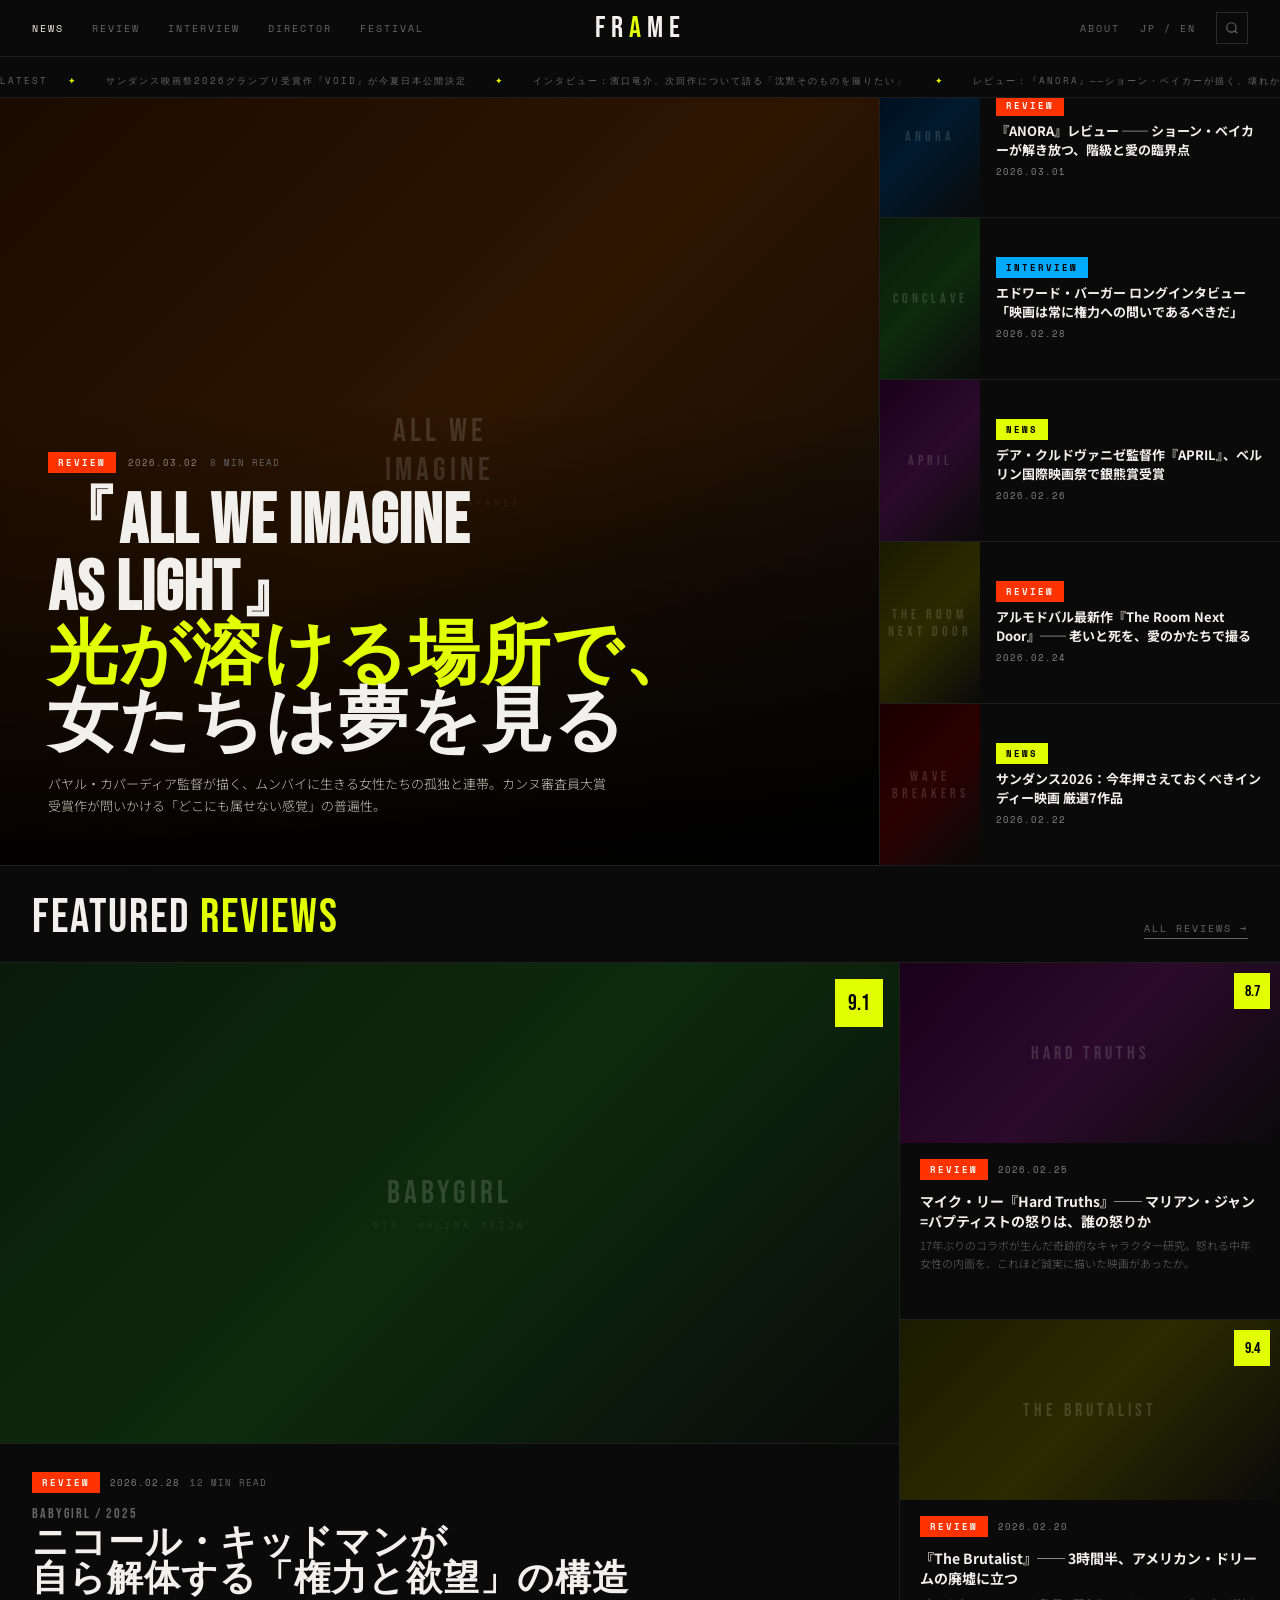
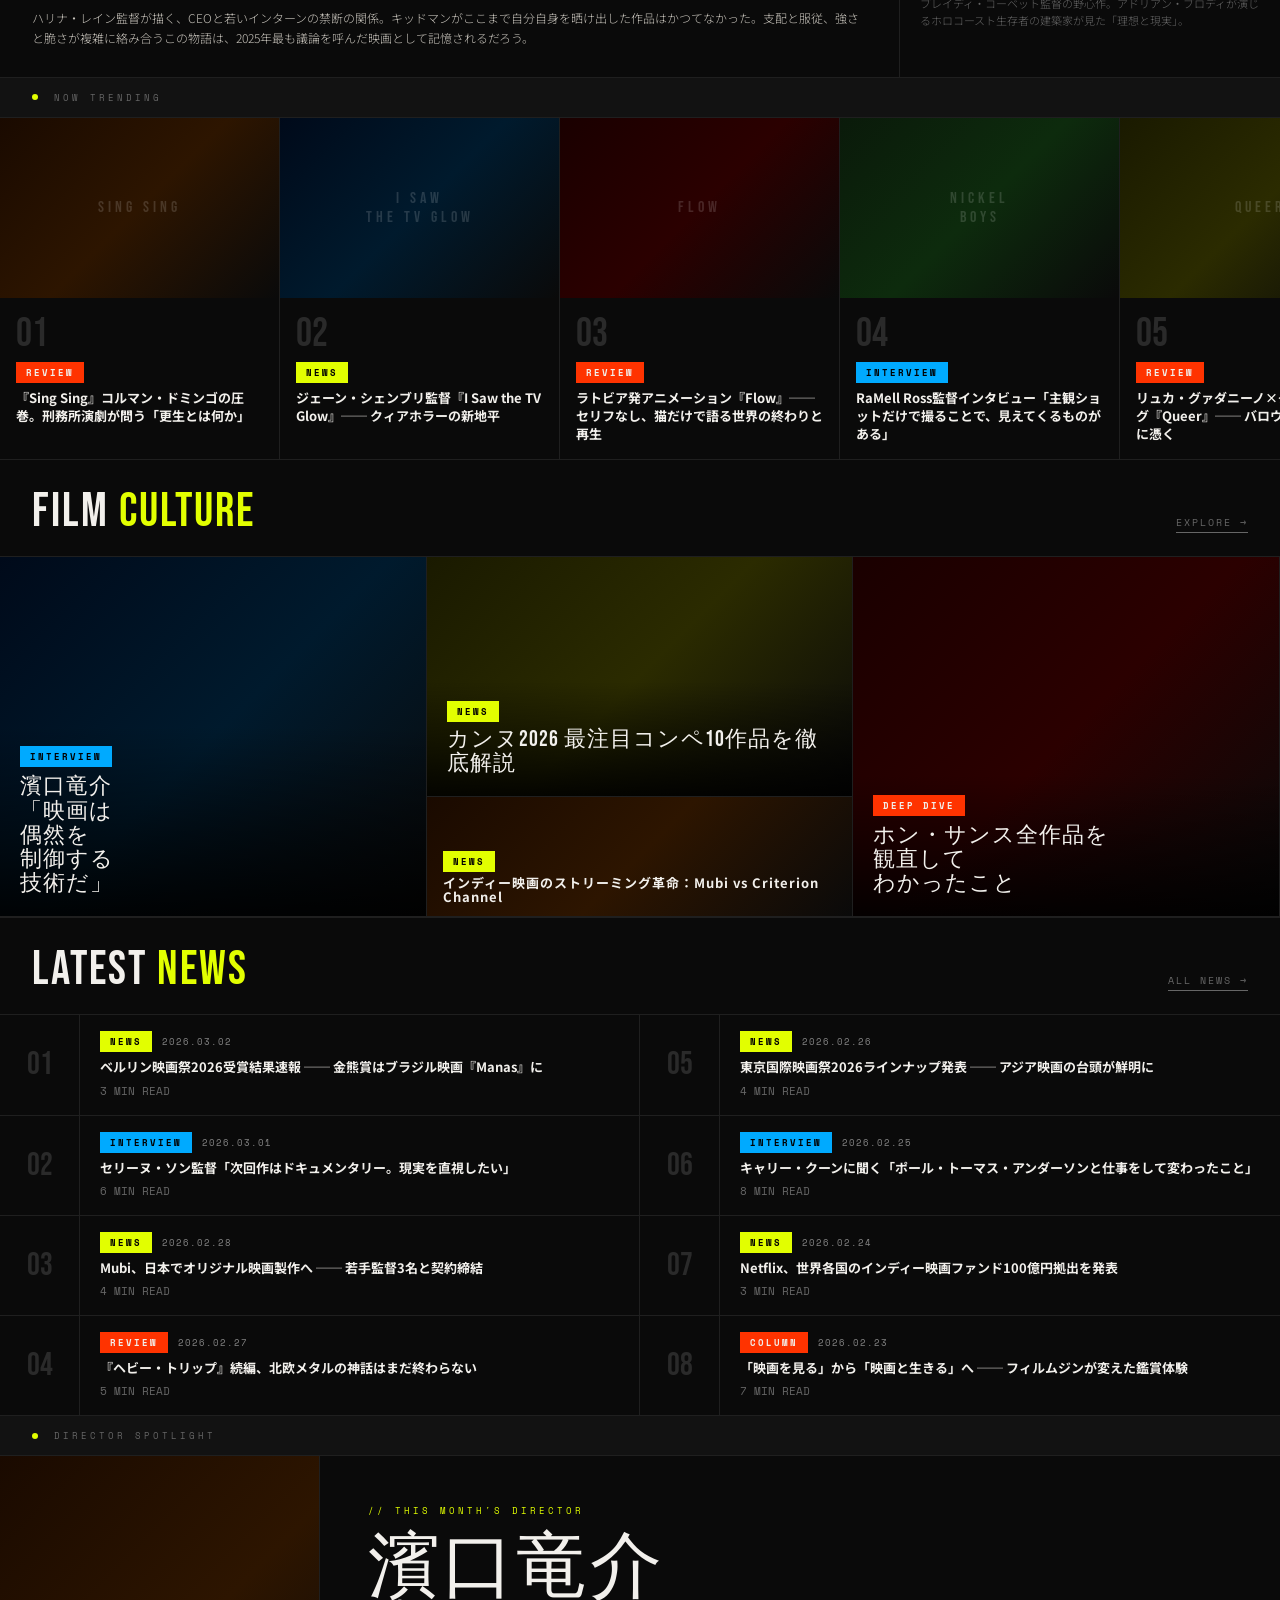
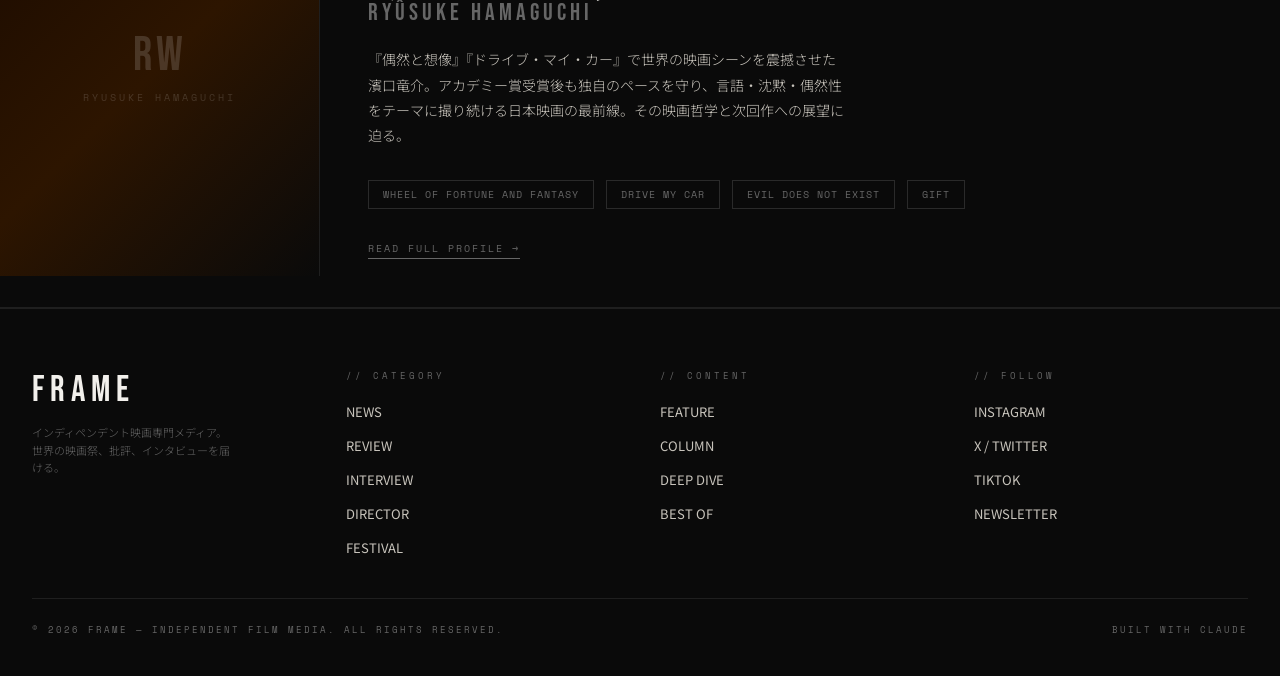
<file: index.html>
<!DOCTYPE html>
<html lang="ja">
<head>
<meta charset="UTF-8">
<meta name="viewport" content="width=device-width, initial-scale=1.0">
<title>FRAME — Independent Film Media</title>
<style>
@import url('https://fonts.googleapis.com/css2?family=Bebas+Neue&family=Syne:wght@400;700;800&family=Noto+Sans+JP:wght@300;400;500;700;900&family=Space+Mono:wght@400;700&display=swap');

:root {
  --bg: #0a0a0a;
  --surface: #121212;
  --surface2: #181818;
  --border: #1f1f1f;
  --border2: #2a2a2a;
  --white: #f2f0ec;
  --offwhite: #c8c4bc;
  --gray: #666;
  --accent: #e2ff00;
  --accent2: #ff3300;
  --accent3: #00aaff;
}

* { margin: 0; padding: 0; box-sizing: border-box; }

html { scroll-behavior: smooth; }

body {
  background: var(--bg);
  color: var(--white);
  font-family: 'Noto Sans JP', sans-serif;
  -webkit-font-smoothing: antialiased;
  overflow-x: hidden;
}

a { text-decoration: none; color: inherit; }

img {
  display: block;
  width: 100%;
  height: 100%;
  object-fit: cover;
}

/* ===================== HEADER ===================== */
.header {
  position: fixed;
  top: 0; left: 0; right: 0;
  z-index: 1000;
  background: var(--bg);
  border-bottom: 1px solid var(--border);
}

.header-inner {
  display: grid;
  grid-template-columns: 1fr auto 1fr;
  align-items: center;
  padding: 0 32px;
  height: 56px;
}

.header-nav {
  display: flex;
  gap: 28px;
}

.header-nav a {
  font-family: 'Space Mono', monospace;
  font-size: 10px;
  letter-spacing: 2px;
  color: var(--gray);
  transition: color 0.2s;
}

.header-nav a:hover, .header-nav a.active {
  color: var(--white);
}

.site-logo {
  font-family: 'Bebas Neue', sans-serif;
  font-size: 30px;
  letter-spacing: 6px;
  text-align: center;
  color: var(--white);
}

.site-logo span {
  color: var(--accent);
}

.header-right {
  display: flex;
  justify-content: flex-end;
  align-items: center;
  gap: 20px;
}

.header-right a {
  font-family: 'Space Mono', monospace;
  font-size: 10px;
  letter-spacing: 2px;
  color: var(--gray);
  transition: color 0.2s;
}

.header-right a:hover { color: var(--white); }

.search-btn {
  width: 32px; height: 32px;
  border: 1px solid var(--border2);
  background: none;
  cursor: pointer;
  display: flex;
  align-items: center;
  justify-content: center;
}

.search-btn svg { stroke: var(--gray); }

/* ticker */
.ticker-wrap {
  border-top: 1px solid var(--border);
  background: var(--bg);
  overflow: hidden;
  white-space: nowrap;
  padding: 8px 0;
}

.ticker {
  display: inline-block;
  animation: ticker 30s linear infinite;
  font-family: 'Space Mono', monospace;
  font-size: 9px;
  letter-spacing: 2px;
  color: var(--gray);
}

.ticker span.sep {
  color: var(--accent);
  margin: 0 20px;
}

@keyframes ticker {
  from { transform: translateX(100vw); }
  to   { transform: translateX(-100%); }
}

/* ===================== LAYOUT ===================== */
main {
  margin-top: 56px;
}

/* ===================== HERO FEATURED ===================== */
.hero {
  display: grid;
  grid-template-columns: 1fr 400px;
  border-bottom: 1px solid var(--border);
  min-height: calc(100vh - 90px);
}

.hero-main {
  position: relative;
  overflow: hidden;
  border-right: 1px solid var(--border);
}

.hero-img {
  position: absolute;
  inset: 0;
  transition: transform 0.8s ease;
}

.hero-main:hover .hero-img { transform: scale(1.03); }

.hero-img img { 
  width: 100%; height: 100%; 
  object-fit: cover;
  filter: brightness(0.55);
}

.hero-content {
  position: absolute;
  bottom: 0; left: 0; right: 0;
  padding: 48px 48px 48px;
  background: linear-gradient(to top, rgba(0,0,0,0.95) 0%, rgba(0,0,0,0.4) 60%, transparent 100%);
}

.hero-meta {
  display: flex;
  align-items: center;
  gap: 12px;
  margin-bottom: 16px;
}

.cat-tag {
  font-family: 'Space Mono', monospace;
  font-size: 9px;
  letter-spacing: 2px;
  padding: 4px 10px;
  background: var(--accent);
  color: #000;
  font-weight: 700;
}

.cat-tag.review { background: var(--accent2); color: var(--white); }
.cat-tag.interview { background: var(--accent3); color: #000; }
.cat-tag.news { background: var(--accent); color: #000; }

.date-tag {
  font-family: 'Space Mono', monospace;
  font-size: 9px;
  letter-spacing: 1px;
  color: rgba(255,255,255,0.5);
}

.hero-title {
  font-family: 'Bebas Neue', sans-serif;
  font-size: clamp(40px, 5.5vw, 80px);
  line-height: 0.95;
  letter-spacing: 1px;
  margin-bottom: 16px;
}

.hero-title em {
  font-style: normal;
  color: var(--accent);
}

.hero-sub {
  font-size: 13px;
  color: var(--offwhite);
  line-height: 1.7;
  max-width: 560px;
  font-weight: 300;
}

/* Hero sidebar */
.hero-side {
  display: flex;
  flex-direction: column;
}

.hero-side-item {
  flex: 1;
  display: grid;
  grid-template-columns: 100px 1fr;
  border-bottom: 1px solid var(--border);
  overflow: hidden;
  cursor: pointer;
  transition: background 0.2s;
}

.hero-side-item:hover { background: var(--surface); }
.hero-side-item:last-child { border-bottom: none; }

.hero-side-img {
  height: 100%;
  overflow: hidden;
}

.hero-side-img img { height: 100%; object-fit: cover; }

.hero-side-body {
  padding: 16px;
  display: flex;
  flex-direction: column;
  justify-content: center;
  gap: 6px;
}

.hero-side-title {
  font-size: 13px;
  font-weight: 700;
  line-height: 1.4;
  display: -webkit-box;
  -webkit-line-clamp: 2;
  -webkit-box-orient: vertical;
  overflow: hidden;
}

/* ===================== SECTION HEADER ===================== */
.section-header {
  display: flex;
  align-items: baseline;
  justify-content: space-between;
  padding: 28px 32px 20px;
  border-bottom: 1px solid var(--border);
}

.section-title-main {
  font-family: 'Bebas Neue', sans-serif;
  font-size: 48px;
  letter-spacing: 2px;
  line-height: 1;
}

.section-title-main span {
  color: var(--accent);
}

.section-more {
  font-family: 'Space Mono', monospace;
  font-size: 10px;
  letter-spacing: 2px;
  color: var(--gray);
  border-bottom: 1px solid var(--gray);
  padding-bottom: 2px;
  transition: all 0.2s;
}

.section-more:hover { color: var(--white); border-color: var(--white); }

/* ===================== FILM GRID ===================== */
/* 大判ヒーロー + サイド2列 */
.grid-featured {
  display: grid;
  grid-template-columns: 1fr 380px;
  border-bottom: 1px solid var(--border);
}

.card-hero {
  border-right: 1px solid var(--border);
  overflow: hidden;
  cursor: pointer;
  position: relative;
}

.card-hero-img {
  height: 480px;
  overflow: hidden;
}

.card-hero-img img {
  transition: transform 0.7s ease;
}

.card-hero:hover .card-hero-img img {
  transform: scale(1.04);
}

.card-hero-body {
  padding: 28px 32px;
  border-top: 1px solid var(--border);
}

.card-meta {
  display: flex;
  align-items: center;
  gap: 10px;
  margin-bottom: 12px;
}

.film-title {
  font-family: 'Bebas Neue', sans-serif;
  font-size: 36px;
  line-height: 1;
  margin-bottom: 10px;
  letter-spacing: 1px;
}

.film-title-en {
  font-family: 'Bebas Neue', sans-serif;
  font-size: 14px;
  color: var(--gray);
  letter-spacing: 2px;
  display: block;
  margin-bottom: 4px;
}

.card-excerpt {
  font-size: 12px;
  color: var(--offwhite);
  line-height: 1.7;
  font-weight: 300;
}

/* Right column stack */
.card-stack {
  display: flex;
  flex-direction: column;
}

.card-compact {
  flex: 1;
  border-bottom: 1px solid var(--border);
  overflow: hidden;
  cursor: pointer;
  transition: background 0.2s;
}

.card-compact:hover { background: var(--surface); }
.card-compact:last-child { border-bottom: none; }

.card-compact-img {
  height: 180px;
  overflow: hidden;
}

.card-compact-img img { transition: transform 0.6s ease; }
.card-compact:hover .card-compact-img img { transform: scale(1.05); }

.card-compact-body {
  padding: 16px 20px 20px;
}

.card-compact-title {
  font-size: 14px;
  font-weight: 700;
  line-height: 1.4;
  margin-bottom: 6px;
}

.card-compact-excerpt {
  font-size: 11px;
  color: var(--gray);
  line-height: 1.6;
  font-weight: 300;
}

/* ===================== HORIZONTAL SCROLL STRIP ===================== */
.strip-section {
  border-bottom: 1px solid var(--border);
}

.strip-scroll {
  display: flex;
  gap: 0;
  overflow-x: auto;
  scrollbar-width: none;
}

.strip-scroll::-webkit-scrollbar { display: none; }

.strip-card {
  flex: 0 0 280px;
  border-right: 1px solid var(--border);
  cursor: pointer;
  transition: background 0.2s;
}

.strip-card:hover { background: var(--surface); }

.strip-img {
  height: 180px;
  overflow: hidden;
}

.strip-img img { transition: transform 0.6s ease; }
.strip-card:hover .strip-img img { transform: scale(1.04); }

.strip-body {
  padding: 16px;
}

.strip-num {
  font-family: 'Bebas Neue', sans-serif;
  font-size: 40px;
  color: var(--border2);
  line-height: 1;
  margin-bottom: 8px;
}

.strip-title {
  font-size: 13px;
  font-weight: 700;
  line-height: 1.4;
}

/* ===================== MASONRY / EDITORIAL GRID ===================== */
.editorial-grid {
  display: grid;
  grid-template-columns: repeat(12, 1fr);
  grid-auto-rows: 60px;
  border-bottom: 1px solid var(--border);
}

.ed-card {
  position: relative;
  overflow: hidden;
  cursor: pointer;
  border-right: 1px solid var(--border);
  border-bottom: 1px solid var(--border);
}

.ed-card:hover .ed-img img { transform: scale(1.04); }

.ed-img {
  position: absolute;
  inset: 0;
  overflow: hidden;
}

.ed-img img {
  width: 100%; height: 100%;
  object-fit: cover;
  filter: brightness(0.5);
  transition: transform 0.7s ease;
}

.ed-body {
  position: absolute;
  bottom: 0; left: 0; right: 0;
  padding: 20px;
  background: linear-gradient(to top, rgba(0,0,0,0.9) 0%, transparent 100%);
}

.ed-title {
  font-family: 'Bebas Neue', sans-serif;
  font-size: 22px;
  line-height: 1.1;
  letter-spacing: 1px;
}

/* grid areas */
.ed-a { grid-column: 1 / 5; grid-row: 1 / 7; }
.ed-b { grid-column: 5 / 9; grid-row: 1 / 5; }
.ed-c { grid-column: 9 / 13; grid-row: 1 / 7; }
.ed-d { grid-column: 5 / 9; grid-row: 5 / 7; }
.ed-d .ed-img img { filter: brightness(0.7); }
.ed-d .ed-body { background: none; padding: 12px 16px; }
.ed-d .ed-title { font-size: 13px; font-weight: 700; font-family: 'Noto Sans JP', sans-serif; }

/* ===================== TEXT LIST ===================== */
.list-section {
  display: grid;
  grid-template-columns: 1fr 1fr;
  border-bottom: 1px solid var(--border);
}

.list-col {
  border-right: 1px solid var(--border);
}

.list-col:last-child { border-right: none; }

.list-item {
  display: grid;
  grid-template-columns: 80px 1fr;
  border-bottom: 1px solid var(--border);
  cursor: pointer;
  transition: background 0.2s;
}

.list-item:hover { background: var(--surface); }
.list-item:last-child { border-bottom: none; }

.list-num {
  padding: 20px;
  font-family: 'Bebas Neue', sans-serif;
  font-size: 32px;
  color: var(--border2);
  border-right: 1px solid var(--border);
  display: flex;
  align-items: center;
  justify-content: center;
}

.list-body {
  padding: 16px 20px;
}

.list-title {
  font-size: 13px;
  font-weight: 700;
  line-height: 1.4;
  margin-bottom: 6px;
}

.list-sub {
  font-size: 11px;
  color: var(--gray);
  font-family: 'Space Mono', monospace;
}

/* ===================== DIRECTOR SPOTLIGHT ===================== */
.spotlight {
  display: grid;
  grid-template-columns: 320px 1fr;
  border-bottom: 1px solid var(--border);
}

.spotlight-img {
  border-right: 1px solid var(--border);
  overflow: hidden;
  height: 420px;
}

.spotlight-img img { height: 100%; object-fit: cover; filter: grayscale(30%); }

.spotlight-body {
  padding: 48px;
  display: flex;
  flex-direction: column;
  justify-content: space-between;
}

.spotlight-tag {
  font-family: 'Space Mono', monospace;
  font-size: 9px;
  letter-spacing: 3px;
  color: var(--accent);
  margin-bottom: 20px;
}

.spotlight-name {
  font-family: 'Bebas Neue', sans-serif;
  font-size: 72px;
  line-height: 0.9;
  letter-spacing: 2px;
  margin-bottom: 24px;
}

.spotlight-name span {
  display: block;
  font-size: 24px;
  color: var(--gray);
  letter-spacing: 4px;
}

.spotlight-desc {
  font-size: 14px;
  color: var(--offwhite);
  line-height: 1.8;
  font-weight: 300;
  max-width: 480px;
  margin-bottom: 32px;
}

.spotlight-films {
  display: flex;
  gap: 12px;
  flex-wrap: wrap;
}

.film-chip {
  font-family: 'Space Mono', monospace;
  font-size: 10px;
  padding: 6px 14px;
  border: 1px solid var(--border2);
  color: var(--gray);
  letter-spacing: 1px;
  transition: all 0.2s;
}

.film-chip:hover {
  border-color: var(--accent);
  color: var(--accent);
}

/* ===================== FOOTER ===================== */
.footer {
  border-top: 1px solid var(--border);
  padding: 60px 32px 40px;
  display: grid;
  grid-template-columns: 1fr 1fr 1fr 1fr;
  gap: 40px;
}

.footer-logo {
  font-family: 'Bebas Neue', sans-serif;
  font-size: 36px;
  letter-spacing: 6px;
  margin-bottom: 12px;
}

.footer-tagline {
  font-size: 11px;
  color: var(--gray);
  line-height: 1.6;
  max-width: 200px;
  font-weight: 300;
}

.footer-heading {
  font-family: 'Space Mono', monospace;
  font-size: 9px;
  letter-spacing: 3px;
  color: var(--gray);
  margin-bottom: 16px;
}

.footer-links {
  list-style: none;
  display: flex;
  flex-direction: column;
  gap: 10px;
}

.footer-links a {
  font-size: 13px;
  color: var(--offwhite);
  transition: color 0.2s;
}

.footer-links a:hover { color: var(--accent); }

.footer-bottom {
  grid-column: 1 / -1;
  border-top: 1px solid var(--border);
  padding-top: 24px;
  display: flex;
  justify-content: space-between;
  align-items: center;
}

.footer-copy {
  font-family: 'Space Mono', monospace;
  font-size: 9px;
  color: var(--gray);
  letter-spacing: 2px;
}

/* ===================== MISC ===================== */
.divider-label {
  display: flex;
  align-items: center;
  gap: 16px;
  padding: 0 32px;
  height: 40px;
  border-bottom: 1px solid var(--border);
  background: var(--surface);
}

.divider-label span {
  font-family: 'Space Mono', monospace;
  font-size: 9px;
  letter-spacing: 3px;
  color: var(--gray);
}

.divider-label .dot {
  width: 6px; height: 6px;
  border-radius: 50%;
  background: var(--accent);
  animation: pulse 2s infinite;
}

@keyframes pulse {
  0%, 100% { opacity: 1; }
  50% { opacity: 0.3; }
}

/* placeholders via CSS */
.placeholder-img {
  background: var(--surface2);
  position: relative;
  overflow: hidden;
}

.placeholder-img::after {
  content: '';
  position: absolute;
  inset: 0;
  background: linear-gradient(135deg, var(--surface) 25%, var(--surface2) 50%, var(--surface) 75%);
  background-size: 400% 400%;
  animation: shimmer 2s ease infinite;
}

@keyframes shimmer {
  0% { background-position: 0% 0%; }
  100% { background-position: 100% 100%; }
}

/* Film poster colors */
.film-1 { background: linear-gradient(135deg, #1a0a00 0%, #2d1500 50%, #0a0a0a 100%); }
.film-2 { background: linear-gradient(135deg, #000a1a 0%, #001a2d 50%, #0a0a0a 100%); }
.film-3 { background: linear-gradient(135deg, #0a1a0a 0%, #0d2b0d 50%, #0a0a0a 100%); }
.film-4 { background: linear-gradient(135deg, #1a001a 0%, #2b0a2b 50%, #0a0a0a 100%); }
.film-5 { background: linear-gradient(135deg, #1a1a00 0%, #2b2b00 50%, #0a0a0a 100%); }
.film-6 { background: linear-gradient(135deg, #1a0000 0%, #2b0000 50%, #0a0a0a 100%); }

.film-overlay {
  position: absolute;
  inset: 0;
  display: flex;
  flex-direction: column;
  align-items: center;
  justify-content: center;
  gap: 6px;
}

.film-overlay-title {
  font-family: 'Bebas Neue', sans-serif;
  font-size: 32px;
  color: rgba(255,255,255,0.15);
  letter-spacing: 4px;
  text-align: center;
}

.film-overlay-dir {
  font-family: 'Space Mono', monospace;
  font-size: 9px;
  color: rgba(255,255,255,0.08);
  letter-spacing: 3px;
}

.mock-img {
  position: relative;
  width: 100%;
  height: 100%;
}

/* score badge */
.score-badge {
  position: absolute;
  top: 16px;
  right: 16px;
  width: 48px;
  height: 48px;
  background: var(--accent);
  color: #000;
  font-family: 'Bebas Neue', sans-serif;
  font-size: 22px;
  display: flex;
  align-items: center;
  justify-content: center;
  z-index: 2;
}

/* reading time */
.read-time {
  font-family: 'Space Mono', monospace;
  font-size: 9px;
  color: var(--gray);
  letter-spacing: 1px;
}

</style>
</head>
<body>

<!-- ===================== HEADER ===================== -->
<header class="header">
  <div class="header-inner">
    <nav class="header-nav">
      <a href="#" class="active">NEWS</a>
      <a href="#">REVIEW</a>
      <a href="#">INTERVIEW</a>
      <a href="#">DIRECTOR</a>
      <a href="#">FESTIVAL</a>
    </nav>
    <a href="#" class="site-logo">FR<span>A</span>ME</a>
    <div class="header-right">
      <a href="#">ABOUT</a>
      <a href="#">JP / EN</a>
      <button class="search-btn">
        <svg width="14" height="14" viewBox="0 0 24 24" fill="none" stroke-width="2">
          <circle cx="11" cy="11" r="8"/><line x1="21" y1="21" x2="16.65" y2="16.65"/>
        </svg>
      </button>
    </div>
  </div>
  <div class="ticker-wrap">
    <div class="ticker">
      LATEST<span class="sep">✦</span>
      サンダンス映画祭2026グランプリ受賞作『VOID』が今夏日本公開決定
      <span class="sep">✦</span>
      インタビュー：濱口竜介、次回作について語る「沈黙そのものを撮りたい」
      <span class="sep">✦</span>
      レビュー：『ANORA』──ショーン・ベイカーが描く、壊れかけた夢の輝き
      <span class="sep">✦</span>
      第78回カンヌ映画祭コンペ部門セレクション発表
      <span class="sep">✦</span>
      ニューヨーク・インディー映画シーンの今：低予算で世界を驚かせた5作品
      <span class="sep">✦</span>
    </div>
  </div>
</header>

<!-- ===================== HERO ===================== -->
<main>
<section class="hero">
  <!-- Main feature -->
  <div class="hero-main">
    <div class="hero-img">
      <div class="mock-img film-1" style="height:100%;">
        <div class="film-overlay">
          <div class="film-overlay-title">ALL WE<br>IMAGINE</div>
          <div class="film-overlay-dir">DIR. PAYAL KAPADIA</div>
        </div>
      </div>
    </div>
    <div class="hero-content">
      <div class="hero-meta">
        <span class="cat-tag review">REVIEW</span>
        <span class="date-tag">2026.03.02</span>
        <span class="read-time">8 MIN READ</span>
      </div>
      <h1 class="hero-title">
        『ALL WE IMAGINE<br>AS LIGHT』<br>
        <em>光が溶ける場所で、</em><br>
        女たちは夢を見る
      </h1>
      <p class="hero-sub">パヤル・カパーディア監督が描く、ムンバイに生きる女性たちの孤独と連帯。カンヌ審査員大賞受賞作が問いかける「どこにも属せない感覚」の普遍性。</p>
    </div>
  </div>

  <!-- Side list -->
  <div class="hero-side">
    <a class="hero-side-item" href="#">
      <div class="hero-side-img">
        <div class="mock-img film-2" style="height:100%;">
          <div class="film-overlay"><div class="film-overlay-title" style="font-size:14px;">ANORA</div></div>
        </div>
      </div>
      <div class="hero-side-body">
        <span class="cat-tag review" style="align-self:flex-start">REVIEW</span>
        <div class="hero-side-title">『ANORA』レビュー ── ショーン・ベイカーが解き放つ、階級と愛の臨界点</div>
        <span class="date-tag">2026.03.01</span>
      </div>
    </a>
    <a class="hero-side-item" href="#">
      <div class="hero-side-img">
        <div class="mock-img film-3" style="height:100%;">
          <div class="film-overlay"><div class="film-overlay-title" style="font-size:14px;">CONCLAVE</div></div>
        </div>
      </div>
      <div class="hero-side-body">
        <span class="cat-tag interview" style="align-self:flex-start">INTERVIEW</span>
        <div class="hero-side-title">エドワード・バーガー ロングインタビュー「映画は常に権力への問いであるべきだ」</div>
        <span class="date-tag">2026.02.28</span>
      </div>
    </a>
    <a class="hero-side-item" href="#">
      <div class="hero-side-img">
        <div class="mock-img film-4" style="height:100%;">
          <div class="film-overlay"><div class="film-overlay-title" style="font-size:14px;">APRIL</div></div>
        </div>
      </div>
      <div class="hero-side-body">
        <span class="cat-tag news" style="align-self:flex-start">NEWS</span>
        <div class="hero-side-title">デア・クルドヴァニゼ監督作『APRIL』、ベルリン国際映画祭で銀熊賞受賞</div>
        <span class="date-tag">2026.02.26</span>
      </div>
    </a>
    <a class="hero-side-item" href="#">
      <div class="hero-side-img">
        <div class="mock-img film-5" style="height:100%;">
          <div class="film-overlay"><div class="film-overlay-title" style="font-size:14px;">THE ROOM<br>NEXT DOOR</div></div>
        </div>
      </div>
      <div class="hero-side-body">
        <span class="cat-tag review" style="align-self:flex-start">REVIEW</span>
        <div class="hero-side-title">アルモドバル最新作『The Room Next Door』── 老いと死を、愛のかたちで撮る</div>
        <span class="date-tag">2026.02.24</span>
      </div>
    </a>
    <a class="hero-side-item" href="#">
      <div class="hero-side-img">
        <div class="mock-img film-6" style="height:100%;">
          <div class="film-overlay"><div class="film-overlay-title" style="font-size:14px;">WAVE<br>BREAKERS</div></div>
        </div>
      </div>
      <div class="hero-side-body">
        <span class="cat-tag news" style="align-self:flex-start">NEWS</span>
        <div class="hero-side-title">サンダンス2026：今年押さえておくべきインディー映画 厳選7作品</div>
        <span class="date-tag">2026.02.22</span>
      </div>
    </a>
  </div>
</section>

<!-- ===================== FEATURED REVIEWS ===================== -->
<div class="section-header">
  <div class="section-title-main">FEATURED <span>REVIEWS</span></div>
  <a href="#" class="section-more">ALL REVIEWS →</a>
</div>

<div class="grid-featured">
  <article class="card-hero">
    <div class="card-hero-img">
      <div class="mock-img film-3" style="height:480px;position:relative;">
        <div class="film-overlay">
          <div class="film-overlay-title">BABYGIRL</div>
          <div class="film-overlay-dir">DIR. HALINA REIJN</div>
        </div>
        <div class="score-badge">9.1</div>
      </div>
    </div>
    <div class="card-hero-body">
      <div class="card-meta">
        <span class="cat-tag review">REVIEW</span>
        <span class="date-tag">2026.02.28</span>
        <span class="read-time">12 MIN READ</span>
      </div>
      <div class="film-title-en">BABYGIRL / 2025</div>
      <h2 class="film-title">ニコール・キッドマンが<br>自ら解体する「権力と欲望」の構造</h2>
      <p class="card-excerpt">ハリナ・レイン監督が描く、CEOと若いインターンの禁断の関係。キッドマンがここまで自分自身を晒け出した作品はかつてなかった。支配と服従、強さと脆さが複雑に絡み合うこの物語は、2025年最も議論を呼んだ映画として記憶されるだろう。</p>
    </div>
  </article>

  <div class="card-stack">
    <article class="card-compact">
      <div class="card-compact-img">
        <div class="mock-img film-4" style="height:180px;position:relative;">
          <div class="film-overlay">
            <div class="film-overlay-title" style="font-size:18px;">HARD TRUTHS</div>
          </div>
          <div class="score-badge" style="width:36px;height:36px;font-size:16px;top:10px;right:10px;">8.7</div>
        </div>
      </div>
      <div class="card-compact-body">
        <div class="card-meta">
          <span class="cat-tag review">REVIEW</span>
          <span class="date-tag">2026.02.25</span>
        </div>
        <h3 class="card-compact-title">マイク・リー『Hard Truths』── マリアン・ジャン=バプティストの怒りは、誰の怒りか</h3>
        <p class="card-compact-excerpt">17年ぶりのコラボが生んだ奇跡的なキャラクター研究。怒れる中年女性の内面を、これほど誠実に描いた映画があったか。</p>
      </div>
    </article>

    <article class="card-compact">
      <div class="card-compact-img">
        <div class="mock-img film-5" style="height:180px;position:relative;">
          <div class="film-overlay">
            <div class="film-overlay-title" style="font-size:18px;">THE BRUTALIST</div>
          </div>
          <div class="score-badge" style="width:36px;height:36px;font-size:16px;top:10px;right:10px;">9.4</div>
        </div>
      </div>
      <div class="card-compact-body">
        <div class="card-meta">
          <span class="cat-tag review">REVIEW</span>
          <span class="date-tag">2026.02.20</span>
        </div>
        <h3 class="card-compact-title">『The Brutalist』── 3時間半、アメリカン・ドリームの廃墟に立つ</h3>
        <p class="card-compact-excerpt">ブレイディ・コーベット監督の野心作。アドリアン・ブロディが演じるホロコースト生存者の建築家が見た「理想と現実」。</p>
      </div>
    </article>
  </div>
</div>

<!-- ===================== TRENDING ===================== -->
<div class="divider-label">
  <div class="dot"></div>
  <span>NOW TRENDING</span>
</div>

<div class="strip-section">
  <div class="strip-scroll">
    <a class="strip-card" href="#">
      <div class="strip-img">
        <div class="mock-img film-1" style="height:180px;">
          <div class="film-overlay"><div class="film-overlay-title" style="font-size:16px;">SING SING</div></div>
        </div>
      </div>
      <div class="strip-body">
        <div class="strip-num">01</div>
        <div class="card-meta" style="margin-bottom:6px;"><span class="cat-tag review">REVIEW</span></div>
        <div class="strip-title">『Sing Sing』コルマン・ドミンゴの圧巻。刑務所演劇が問う「更生とは何か」</div>
      </div>
    </a>
    <a class="strip-card" href="#">
      <div class="strip-img">
        <div class="mock-img film-2" style="height:180px;">
          <div class="film-overlay"><div class="film-overlay-title" style="font-size:16px;">I SAW<br>THE TV GLOW</div></div>
        </div>
      </div>
      <div class="strip-body">
        <div class="strip-num">02</div>
        <div class="card-meta" style="margin-bottom:6px;"><span class="cat-tag news">NEWS</span></div>
        <div class="strip-title">ジェーン・シェンブリ監督『I Saw the TV Glow』── クィアホラーの新地平</div>
      </div>
    </a>
    <a class="strip-card" href="#">
      <div class="strip-img">
        <div class="mock-img film-6" style="height:180px;">
          <div class="film-overlay"><div class="film-overlay-title" style="font-size:16px;">FLOW</div></div>
        </div>
      </div>
      <div class="strip-body">
        <div class="strip-num">03</div>
        <div class="card-meta" style="margin-bottom:6px;"><span class="cat-tag review">REVIEW</span></div>
        <div class="strip-title">ラトビア発アニメーション『Flow』── セリフなし、猫だけで語る世界の終わりと再生</div>
      </div>
    </a>
    <a class="strip-card" href="#">
      <div class="strip-img">
        <div class="mock-img film-3" style="height:180px;">
          <div class="film-overlay"><div class="film-overlay-title" style="font-size:16px;">NICKEL<br>BOYS</div></div>
        </div>
      </div>
      <div class="strip-body">
        <div class="strip-num">04</div>
        <div class="card-meta" style="margin-bottom:6px;"><span class="cat-tag interview">INTERVIEW</span></div>
        <div class="strip-title">RaMell Ross監督インタビュー「主観ショットだけで撮ることで、見えてくるものがある」</div>
      </div>
    </a>
    <a class="strip-card" href="#">
      <div class="strip-img">
        <div class="mock-img film-5" style="height:180px;">
          <div class="film-overlay"><div class="film-overlay-title" style="font-size:16px;">QUEER</div></div>
        </div>
      </div>
      <div class="strip-body">
        <div class="strip-num">05</div>
        <div class="card-meta" style="margin-bottom:6px;"><span class="cat-tag review">REVIEW</span></div>
        <div class="strip-title">リュカ・グァダニーノ×ダニエル・クレイグ『Queer』── バロウズの亡霊が現代に憑く</div>
      </div>
    </a>
    <a class="strip-card" href="#">
      <div class="strip-img">
        <div class="mock-img film-4" style="height:180px;">
          <div class="film-overlay"><div class="film-overlay-title" style="font-size:16px;">KNEECAP</div></div>
        </div>
      </div>
      <div class="strip-body">
        <div class="strip-num">06</div>
        <div class="card-meta" style="margin-bottom:6px;"><span class="cat-tag news">NEWS</span></div>
        <div class="strip-title">『Kneecap』── アイルランド語ラップで闘う、最もパンクな自伝映画</div>
      </div>
    </a>
  </div>
</div>

<!-- ===================== EDITORIAL GRID ===================== -->
<div class="section-header">
  <div class="section-title-main">FILM <span>CULTURE</span></div>
  <a href="#" class="section-more">EXPLORE →</a>
</div>

<div class="editorial-grid">
  <article class="ed-card ed-a">
    <div class="ed-img">
      <div class="mock-img film-2" style="height:100%;"></div>
    </div>
    <div class="ed-body">
      <div class="card-meta" style="margin-bottom:8px;"><span class="cat-tag interview">INTERVIEW</span></div>
      <div class="ed-title">濱口竜介<br>「映画は<br>偶然を<br>制御する<br>技術だ」</div>
    </div>
  </article>
  <article class="ed-card ed-b">
    <div class="ed-img">
      <div class="mock-img film-5" style="height:100%;"></div>
    </div>
    <div class="ed-body">
      <div class="card-meta" style="margin-bottom:6px;"><span class="cat-tag news">NEWS</span></div>
      <div class="ed-title">カンヌ2026 最注目コンペ10作品を徹底解説</div>
    </div>
  </article>
  <article class="ed-card ed-c">
    <div class="ed-img">
      <div class="mock-img film-6" style="height:100%;"></div>
    </div>
    <div class="ed-body">
      <div class="card-meta" style="margin-bottom:8px;"><span class="cat-tag review">DEEP DIVE</span></div>
      <div class="ed-title">ホン・サンス全作品を<br>観直して<br>わかったこと</div>
    </div>
  </article>
  <article class="ed-card ed-d">
    <div class="ed-img">
      <div class="mock-img film-1" style="height:100%;"></div>
    </div>
    <div class="ed-body">
      <div class="card-meta" style="margin-bottom:4px;"><span class="cat-tag news">NEWS</span></div>
      <div class="ed-title">インディー映画のストリーミング革命：Mubi vs Criterion Channel</div>
    </div>
  </article>
</div>

<!-- ===================== LATEST NEWS ===================== -->
<div class="section-header">
  <div class="section-title-main">LATEST <span>NEWS</span></div>
  <a href="#" class="section-more">ALL NEWS →</a>
</div>

<div class="list-section">
  <div class="list-col">
    <a class="list-item" href="#">
      <div class="list-num">01</div>
      <div class="list-body">
        <div class="card-meta" style="margin-bottom:6px;"><span class="cat-tag news">NEWS</span><span class="date-tag">2026.03.02</span></div>
        <div class="list-title">ベルリン映画祭2026受賞結果速報 ── 金熊賞はブラジル映画『Manas』に</div>
        <div class="list-sub">3 MIN READ</div>
      </div>
    </a>
    <a class="list-item" href="#">
      <div class="list-num">02</div>
      <div class="list-body">
        <div class="card-meta" style="margin-bottom:6px;"><span class="cat-tag interview">INTERVIEW</span><span class="date-tag">2026.03.01</span></div>
        <div class="list-title">セリーヌ・ソン監督「次回作はドキュメンタリー。現実を直視したい」</div>
        <div class="list-sub">6 MIN READ</div>
      </div>
    </a>
    <a class="list-item" href="#">
      <div class="list-num">03</div>
      <div class="list-body">
        <div class="card-meta" style="margin-bottom:6px;"><span class="cat-tag news">NEWS</span><span class="date-tag">2026.02.28</span></div>
        <div class="list-title">Mubi、日本でオリジナル映画製作へ ── 若手監督3名と契約締結</div>
        <div class="list-sub">4 MIN READ</div>
      </div>
    </a>
    <a class="list-item" href="#">
      <div class="list-num">04</div>
      <div class="list-body">
        <div class="card-meta" style="margin-bottom:6px;"><span class="cat-tag review">REVIEW</span><span class="date-tag">2026.02.27</span></div>
        <div class="list-title">『ヘビー・トリップ』続編、北欧メタルの神話はまだ終わらない</div>
        <div class="list-sub">5 MIN READ</div>
      </div>
    </a>
  </div>
  <div class="list-col">
    <a class="list-item" href="#">
      <div class="list-num">05</div>
      <div class="list-body">
        <div class="card-meta" style="margin-bottom:6px;"><span class="cat-tag news">NEWS</span><span class="date-tag">2026.02.26</span></div>
        <div class="list-title">東京国際映画祭2026ラインナップ発表 ── アジア映画の台頭が鮮明に</div>
        <div class="list-sub">4 MIN READ</div>
      </div>
    </a>
    <a class="list-item" href="#">
      <div class="list-num">06</div>
      <div class="list-body">
        <div class="card-meta" style="margin-bottom:6px;"><span class="cat-tag interview">INTERVIEW</span><span class="date-tag">2026.02.25</span></div>
        <div class="list-title">キャリー・クーンに聞く「ポール・トーマス・アンダーソンと仕事をして変わったこと」</div>
        <div class="list-sub">8 MIN READ</div>
      </div>
    </a>
    <a class="list-item" href="#">
      <div class="list-num">07</div>
      <div class="list-body">
        <div class="card-meta" style="margin-bottom:6px;"><span class="cat-tag news">NEWS</span><span class="date-tag">2026.02.24</span></div>
        <div class="list-title">Netflix、世界各国のインディー映画ファンド100億円拠出を発表</div>
        <div class="list-sub">3 MIN READ</div>
      </div>
    </a>
    <a class="list-item" href="#">
      <div class="list-num">08</div>
      <div class="list-body">
        <div class="card-meta" style="margin-bottom:6px;"><span class="cat-tag review">COLUMN</span><span class="date-tag">2026.02.23</span></div>
        <div class="list-title">「映画を見る」から「映画と生きる」へ ── フィルムジンが変えた鑑賞体験</div>
        <div class="list-sub">7 MIN READ</div>
      </div>
    </a>
  </div>
</div>

<!-- ===================== DIRECTOR SPOTLIGHT ===================== -->
<div class="divider-label">
  <div class="dot"></div>
  <span>DIRECTOR SPOTLIGHT</span>
</div>

<div class="spotlight">
  <div class="spotlight-img">
    <div class="mock-img film-1" style="height:420px;">
      <div class="film-overlay">
        <div class="film-overlay-title" style="font-size:48px;">RW</div>
        <div class="film-overlay-dir" style="font-size:10px;color:rgba(255,255,255,0.15);">RYUSUKE HAMAGUCHI</div>
      </div>
    </div>
  </div>
  <div class="spotlight-body">
    <div>
      <div class="spotlight-tag">// THIS MONTH'S DIRECTOR</div>
      <div class="spotlight-name">
        濱口竜介
        <span>RYÛSUKE HAMAGUCHI</span>
      </div>
      <p class="spotlight-desc">
        『偶然と想像』『ドライブ・マイ・カー』で世界の映画シーンを震撼させた濱口竜介。アカデミー賞受賞後も独自のペースを守り、言語・沈黙・偶然性をテーマに撮り続ける日本映画の最前線。その映画哲学と次回作への展望に迫る。
      </p>
      <div class="spotlight-films">
        <span class="film-chip">WHEEL OF FORTUNE AND FANTASY</span>
        <span class="film-chip">DRIVE MY CAR</span>
        <span class="film-chip">EVIL DOES NOT EXIST</span>
        <span class="film-chip">GIFT</span>
      </div>
    </div>
    <a href="#" class="section-more" style="align-self:flex-start;margin-top:32px;">READ FULL PROFILE →</a>
  </div>
</div>

<!-- ===================== FOOTER ===================== -->
<footer class="footer">
  <div>
    <div class="footer-logo">FRAME</div>
    <p class="footer-tagline">インディペンデント映画専門メディア。世界の映画祭、批評、インタビューを届ける。</p>
  </div>
  <div>
    <div class="footer-heading">// CATEGORY</div>
    <ul class="footer-links">
      <li><a href="#">NEWS</a></li>
      <li><a href="#">REVIEW</a></li>
      <li><a href="#">INTERVIEW</a></li>
      <li><a href="#">DIRECTOR</a></li>
      <li><a href="#">FESTIVAL</a></li>
    </ul>
  </div>
  <div>
    <div class="footer-heading">// CONTENT</div>
    <ul class="footer-links">
      <li><a href="#">FEATURE</a></li>
      <li><a href="#">COLUMN</a></li>
      <li><a href="#">DEEP DIVE</a></li>
      <li><a href="#">BEST OF</a></li>
    </ul>
  </div>
  <div>
    <div class="footer-heading">// FOLLOW</div>
    <ul class="footer-links">
      <li><a href="#">INSTAGRAM</a></li>
      <li><a href="#">X / TWITTER</a></li>
      <li><a href="#">TIKTOK</a></li>
      <li><a href="#">NEWSLETTER</a></li>
    </ul>
  </div>
  <div class="footer-bottom">
    <span class="footer-copy">© 2026 FRAME — INDEPENDENT FILM MEDIA. ALL RIGHTS RESERVED.</span>
    <span class="footer-copy">BUILT WITH CLAUDE</span>
  </div>
</footer>
</main>

</body>
</html>
</file>
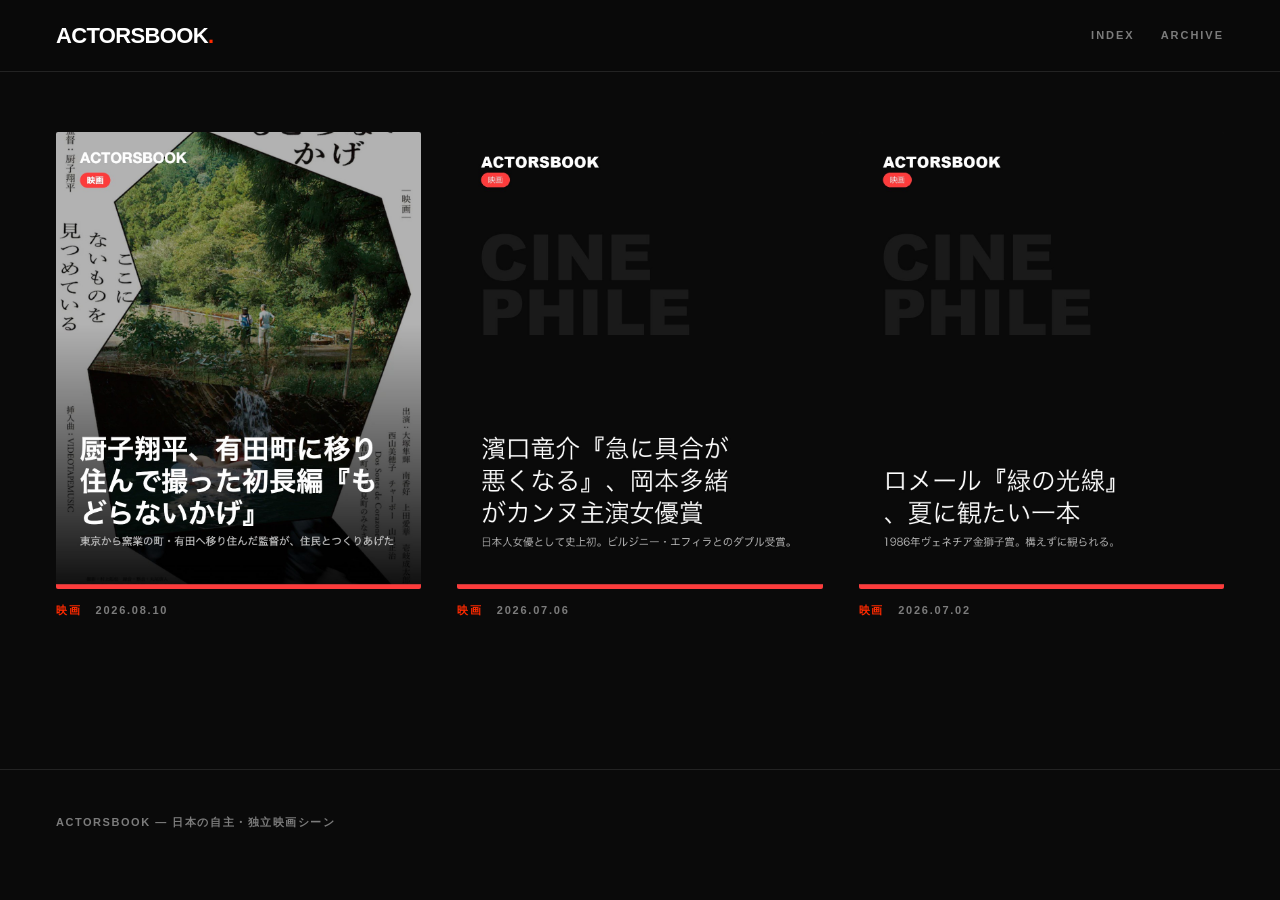
<file: news/index.html>
<!DOCTYPE html>
<html lang="ja">
<head>
<meta charset="UTF-8">
<meta name="viewport" content="width=device-width, initial-scale=1.0">
<title>actorsbookmag</title>
<meta name="description" content="日本の自主・独立映画シーンのためのカルチャーメディア。">
<link rel="stylesheet" href="/news/style.css">
</head>
<body>
<header class="site"><div class="wrap"><div class="inner">
  <a class="brand" href="/news/">ACTORSBOOK<span class="dot">.</span></a>
  <nav>
    <a href="/news/">Index</a>
    <a href="/news/archive.html">Archive</a>
  </nav>
</div></div></header>

<main class="wrap">
  <section class="index" id="list"><p class="empty">読み込み中…</p></section>
</main>

<footer class="site"><div class="wrap">ACTORSBOOK — 日本の自主・独立映画シーン</div></footer>

<script>
function esc(s){return (s||"").replace(/[&<>"]/g,c=>({'&':'&amp;','<':'&lt;','>':'&gt;','"':'&quot;'}[c]));}
function fmtDate(iso){try{const d=new Date(iso);return `${d.getFullYear()}.${String(d.getMonth()+1).padStart(2,'0')}.${String(d.getDate()).padStart(2,'0')}`;}catch(e){return "";}}
fetch('/data/news.json').then(r=>r.json()).then(all=>{
  const news=all.filter(a=>a.status!=='draft');  // 公開のみ
  const el=document.getElementById('list');
  if(!news.length){el.innerHTML='<p class="empty">記事はまだありません。</p>';return;}
  el.innerHTML=news.map(a=>`
    <a class="row" href="/news/article.html?id=${encodeURIComponent(a.id)}">
      ${a.thumbnail
        ? `<img class="thumb" src="${esc(a.thumbnail)}" alt="">`
        : (a.background?`<span class="thumb photo" style="background-image:url('${esc(a.background)}')"><span class="tsmoke"></span></span>`:'<span class="thumb"></span>')}
      <div>
        <div class="meta"><span class="cat">${esc(a.category||'映画')}</span><span>${fmtDate(a.published_at)}</span></div>
        <h2>${esc(a.headline)}</h2>
        ${a.dek?`<p class="dek">${esc(a.dek)}</p>`:''}
      </div>
    </a>`).join('');
}).catch(e=>{document.getElementById('list').innerHTML='<p class="empty">読み込みに失敗しました。</p>';});
</script>
</body>
</html>
</file>
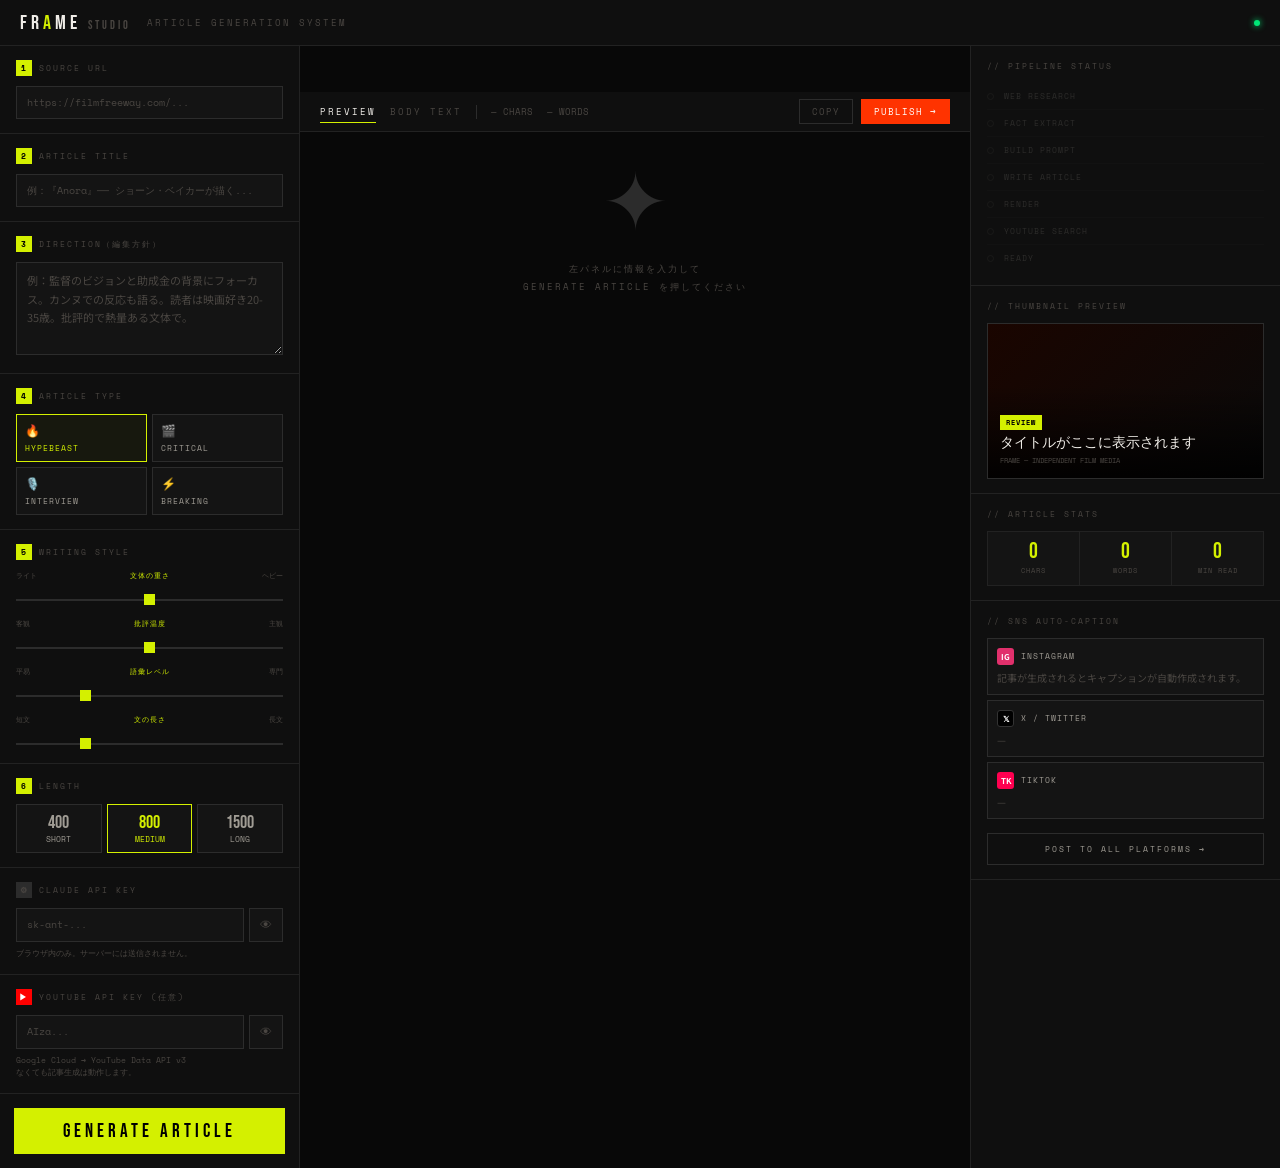
<file: frame-dashboard.html>
<!DOCTYPE html>
<html lang="ja">
<head>
<meta charset="UTF-8">
<meta name="viewport" content="width=device-width, initial-scale=1.0">
<title>FRAME — Article Studio</title>
<link href="https://fonts.googleapis.com/css2?family=Bebas+Neue&family=Space+Mono:wght@400;700&family=Noto+Sans+JP:wght@300;400;700&display=swap" rel="stylesheet">
<style>
:root {
  --bg: #080808;
  --panel: #0f0f0f;
  --surface: #141414;
  --surface2: #1c1c1c;
  --border: #222;
  --border2: #2c2c2c;
  --white: #f0ede8;
  --off: #a09c94;
  --dim: #4a4642;
  --accent: #d4f000;
  --red: #ff3300;
  --green: #00e676;
}

* { margin: 0; padding: 0; box-sizing: border-box; }

body {
  background: var(--bg);
  color: var(--white);
  font-family: 'Noto Sans JP', sans-serif;
  font-size: 13px;
  min-height: 100vh;
}

.topbar {
  background: var(--panel);
  border-bottom: 1px solid var(--border);
  padding: 0 20px;
  height: 46px;
  display: flex;
  align-items: center;
  gap: 16px;
  position: sticky;
  top: 0;
  z-index: 100;
}

.logo { font-family: 'Bebas Neue', sans-serif; font-size: 20px; letter-spacing: 4px; flex-shrink: 0; }
.logo em { color: var(--accent); font-style: normal; }
.topbar-tag { font-family: 'Space Mono', monospace; font-size: 9px; color: var(--dim); letter-spacing: 2px; }
.dot { width: 6px; height: 6px; border-radius: 50%; background: var(--green); box-shadow: 0 0 6px var(--green); margin-left: auto; animation: blink 2s ease-in-out infinite; }

@keyframes blink { 0%,100%{opacity:1} 50%{opacity:.3} }

.workspace {
  display: grid;
  grid-template-columns: 300px 1fr 310px;
  min-height: calc(100vh - 46px);
}

.left-panel  { background: var(--panel); border-right: 1px solid var(--border); overflow-y: auto; }
.center-panel { background: var(--bg); overflow-y: auto; }
.right-panel  { background: var(--panel); border-left: 1px solid var(--border); overflow-y: auto; }

.section { padding: 14px 16px; border-bottom: 1px solid var(--border); }

.section-title {
  font-family: 'Space Mono', monospace;
  font-size: 8px;
  letter-spacing: 2px;
  color: var(--dim);
  margin-bottom: 10px;
  display: flex;
  align-items: center;
  gap: 7px;
}

.step {
  width: 16px; height: 16px;
  background: var(--accent);
  color: #000;
  font-size: 8px;
  font-weight: 700;
  display: flex;
  align-items: center;
  justify-content: center;
  flex-shrink: 0;
}
.step.g { background: var(--border2); color: var(--dim); }
.step.r { background: #FF0000; color: #fff; }

input[type=text], input[type=password], textarea {
  width: 100%;
  background: var(--surface);
  border: 1px solid var(--border2);
  color: var(--white);
  font-family: 'Space Mono', monospace;
  font-size: 10px;
  padding: 8px 10px;
  outline: none;
  transition: border-color .15s;
}
input:focus, textarea:focus { border-color: var(--accent); }
input::placeholder, textarea::placeholder { color: var(--dim); }
textarea { resize: vertical; min-height: 70px; font-family: 'Noto Sans JP', sans-serif; font-size: 11px; line-height: 1.7; }

.input-row { display: flex; gap: 5px; }
.input-row input { flex: 1; }

.eye-btn {
  width: 34px; height: 34px;
  background: var(--surface); border: 1px solid var(--border2);
  color: var(--dim); cursor: pointer; font-size: 12px; flex-shrink: 0;
  transition: color .15s;
}
.eye-btn:hover { color: var(--white); }

.hint { font-family: 'Space Mono', monospace; font-size: 8px; color: var(--dim); line-height: 1.6; margin-top: 5px; }

.tone-grid { display: grid; grid-template-columns: 1fr 1fr; gap: 5px; }
.tone-btn {
  background: var(--surface); border: 1px solid var(--border2);
  color: var(--off); font-family: 'Space Mono', monospace; font-size: 8px; letter-spacing: 1px;
  padding: 7px 8px; cursor: pointer; text-align: left; transition: all .15s;
}
.tone-btn:hover { background: var(--surface2); color: var(--white); }
.tone-btn.on { border-color: var(--accent); color: var(--accent); background: rgba(212,240,0,.04); }
.tone-btn .icon { display: block; font-size: 12px; margin-bottom: 3px; }

.len-row { display: flex; gap: 5px; }
.len-btn {
  flex: 1; background: var(--surface); border: 1px solid var(--border2);
  color: var(--off); font-family: 'Space Mono', monospace; font-size: 8px;
  padding: 7px 0; cursor: pointer; text-align: center; transition: all .15s;
}
.len-btn:hover { background: var(--surface2); color: var(--white); }
.len-btn.on { border-color: var(--accent); color: var(--accent); }
.len-btn .num { display: block; font-family: 'Bebas Neue', sans-serif; font-size: 18px; }

.slider-block { margin-bottom: 13px; }
.slider-block:last-child { margin-bottom: 0; }
.slider-row { display: flex; justify-content: space-between; align-items: center; margin-bottom: 5px; }
.slider-label { font-family: 'Space Mono', monospace; font-size: 7px; color: var(--dim); }
.slider-name  { font-family: 'Space Mono', monospace; font-size: 7px; color: var(--accent); letter-spacing: 1px; }

input[type=range] {
  width: 100%; -webkit-appearance: none; height: 2px;
  background: var(--border2); outline: none; cursor: pointer;
}
input[type=range]::-webkit-slider-thumb {
  -webkit-appearance: none; width: 11px; height: 11px;
  background: var(--accent); border: none; transition: transform .15s;
}
input[type=range]::-webkit-slider-thumb:hover { transform: scale(1.3); }

.gen-wrap { padding: 14px; }
.gen-btn {
  width: 100%; height: 46px; background: var(--accent); border: none;
  color: #000; font-family: 'Bebas Neue', sans-serif; font-size: 19px; letter-spacing: 4px;
  cursor: pointer; transition: background .15s;
}
.gen-btn:hover { background: #c8e800; }
.gen-btn:disabled { background: var(--surface2); color: var(--accent); border: 1px solid var(--accent); cursor: not-allowed; }

.load-bar { height: 2px; background: var(--border); display: none; }
.load-bar.on { display: block; }
.load-bar-inner { height: 100%; background: var(--accent); animation: slide 1.2s ease-in-out infinite; width: 40%; }
@keyframes slide { from{margin-left:-40%} to{margin-left:110%} }

.toolbar {
  height: 40px; background: var(--panel); border-bottom: 1px solid var(--border);
  display: flex; align-items: center; padding: 0 20px; gap: 14px;
  position: sticky; top: 46px; z-index: 90;
}
.tab {
  font-family: 'Space Mono', monospace; font-size: 9px; letter-spacing: 2px;
  color: var(--dim); cursor: pointer; padding: 4px 0; border-bottom: 1px solid transparent; transition: all .15s;
}
.tab:hover, .tab.on { color: var(--white); border-color: var(--accent); }
.divider { width: 1px; height: 14px; background: var(--border2); }
.stat-lbl { font-family: 'Space Mono', monospace; font-size: 9px; color: var(--dim); }
.toolbar-right { margin-left: auto; display: flex; gap: 8px; }
.copy-btn {
  font-family: 'Space Mono', monospace; font-size: 9px; letter-spacing: 1px;
  padding: 5px 12px; background: none; border: 1px solid var(--border2); color: var(--dim); cursor: pointer; transition: all .15s;
}
.copy-btn:hover { color: var(--white); }
.pub-btn {
  font-family: 'Space Mono', monospace; font-size: 9px; letter-spacing: 1px;
  padding: 5px 12px; background: var(--red); border: 1px solid var(--red); color: #fff; cursor: pointer;
}
.pub-btn:hover { background: #cc2800; }

.empty {
  padding: 80px 44px; display: flex; flex-direction: column; align-items: center; gap: 14px;
}
.empty-icon { font-family: 'Bebas Neue', sans-serif; font-size: 80px; color: var(--border2); line-height: 1; }
.empty-msg { font-family: 'Space Mono', monospace; font-size: 9px; color: var(--dim); letter-spacing: 2px; text-align: center; line-height: 2; }

.article-wrap { padding: 36px 44px; }

.art-kicker { font-family: 'Space Mono', monospace; font-size: 9px; letter-spacing: 3px; color: var(--accent); margin-bottom: 14px; }
.art-headline { font-family: 'Bebas Neue', sans-serif; font-size: clamp(30px, 3vw, 52px); line-height: 1; letter-spacing: 1px; margin-bottom: 10px; }
.art-deck {
  font-size: 15px; color: var(--off); line-height: 1.8; font-weight: 300;
  max-width: 600px; margin-bottom: 26px;
  border-left: 3px solid var(--accent); padding-left: 16px;
}
.art-meta {
  display: flex; align-items: center; gap: 14px;
  margin-bottom: 28px; padding-bottom: 16px; border-bottom: 1px solid var(--border);
}
.art-tag { font-family: 'Space Mono', monospace; font-size: 8px; padding: 3px 8px; background: var(--accent); color: #000; font-weight: 700; letter-spacing: 1px; }
.art-date { font-family: 'Space Mono', monospace; font-size: 8px; color: var(--dim); letter-spacing: 2px; }
.art-body { font-size: 13px; line-height: 2; color: var(--off); font-weight: 300; max-width: 620px; }
.art-body p { margin-bottom: 18px; }
.art-body h2 {
  font-family: 'Bebas Neue', sans-serif; font-size: 22px; color: var(--white); letter-spacing: 1px;
  margin: 32px 0 12px; padding-left: 10px; border-left: 3px solid var(--red);
}
.art-body h3 { font-size: 14px; font-weight: 700; color: var(--white); margin: 24px 0 8px; }
.art-body strong { color: var(--white); font-weight: 700; }
.art-body em { font-style: normal; color: var(--accent); }

.yt-zone { margin-top: 36px; padding-top: 28px; border-top: 1px solid var(--border); max-width: 620px; }
.yt-zone-title { font-family: 'Space Mono', monospace; font-size: 9px; color: var(--accent); letter-spacing: 3px; margin-bottom: 14px; }
.yt-embed-wrap iframe { width: 100%; aspect-ratio: 16/9; border: none; display: block; }
.yt-embed-cap { font-family: 'Space Mono', monospace; font-size: 8px; color: var(--dim); margin-top: 6px; }
.yt-remove {
  font-family: 'Space Mono', monospace; font-size: 8px; color: var(--red);
  background: none; border: 1px solid var(--red); padding: 3px 10px; cursor: pointer; margin-top: 6px; transition: all .15s;
}
.yt-remove:hover { background: var(--red); color: #fff; }

.yt-grid { display: grid; grid-template-columns: repeat(3, 1fr); gap: 8px; margin-bottom: 8px; }
.yt-card {
  border: 1px solid var(--border2); background: var(--surface); cursor: pointer;
  overflow: hidden; transition: border-color .15s;
}
.yt-card:hover { border-color: var(--accent); }
.yt-card.on { border-color: var(--accent); box-shadow: 0 0 0 1px var(--accent); }
.yt-card img { width: 100%; aspect-ratio: 16/9; object-fit: cover; display: block; filter: brightness(.85); transition: filter .15s; }
.yt-card:hover img { filter: brightness(1); }
.yt-card-body { padding: 5px 7px 7px; }
.yt-card-title { font-size: 9px; color: var(--white); line-height: 1.4; display: -webkit-box; -webkit-line-clamp: 2; -webkit-box-orient: vertical; overflow: hidden; margin-bottom: 2px; }
.yt-card-meta { font-family: 'Space Mono', monospace; font-size: 7px; color: var(--dim); }
.yt-search-btn {
  width: 100%; padding: 8px; background: none; border: 1px solid var(--border2);
  color: var(--dim); font-family: 'Space Mono', monospace; font-size: 8px; letter-spacing: 1px; cursor: pointer; transition: all .15s;
}
.yt-search-btn:hover { border-color: #FF0000; color: #FF0000; }
.yt-loading { font-family: 'Space Mono', monospace; font-size: 9px; color: var(--dim); letter-spacing: 2px; padding: 10px 0; animation: fade 1.2s ease-in-out infinite; }
@keyframes fade { 0%,100%{opacity:1} 50%{opacity:.3} }

.plain-view {
  display: none; font-family: 'Space Mono', monospace; font-size: 10px;
  line-height: 1.9; color: var(--off); white-space: pre-wrap; word-break: break-word;
  padding: 36px 44px;
}

.r-section { padding: 14px 16px; border-bottom: 1px solid var(--border); }
.r-title { font-family: 'Space Mono', monospace; font-size: 8px; letter-spacing: 2px; color: var(--dim); margin-bottom: 11px; }

.prog-item {
  display: flex; align-items: center; gap: 10px;
  padding: 7px 0; border-bottom: 1px solid var(--border);
  opacity: .2; transition: opacity .3s;
}
.prog-item:last-child { border-bottom: none; }
.prog-item.done, .prog-item.active { opacity: 1; }
.prog-dot {
  width: 7px; height: 7px; border-radius: 50%; border: 1px solid var(--dim);
  flex-shrink: 0; transition: all .3s;
}
.prog-item.done .prog-dot { background: var(--green); border-color: var(--green); box-shadow: 0 0 5px var(--green); }
.prog-item.active .prog-dot { background: var(--accent); border-color: var(--accent); box-shadow: 0 0 5px var(--accent); animation: blink .8s ease-in-out infinite; }
.prog-text { font-family: 'Space Mono', monospace; font-size: 8px; color: var(--off); letter-spacing: 1px; }
.prog-item.active .prog-text { color: var(--accent); }
.prog-item.done  .prog-text { color: var(--white); }

.thumb { aspect-ratio: 16/9; background: var(--surface2); position: relative; overflow: hidden; border: 1px solid var(--border2); }
.thumb-bg { position: absolute; inset: 0; }
.thumb-overlay {
  position: absolute; inset: 0; display: flex; flex-direction: column; justify-content: flex-end;
  padding: 12px; background: linear-gradient(to top, rgba(0,0,0,.9) 0%, transparent 60%);
}
.thumb-tag { font-family: 'Space Mono', monospace; font-size: 7px; background: var(--accent); color: #000; padding: 2px 6px; font-weight: 700; letter-spacing: 1px; align-self: flex-start; margin-bottom: 5px; }
.thumb-title { font-family: 'Bebas Neue', sans-serif; font-size: 14px; color: var(--white); line-height: 1.1; }
.thumb-site { font-family: 'Space Mono', monospace; font-size: 7px; color: var(--dim); margin-top: 4px; }

.stat-row { display: grid; grid-template-columns: 1fr 1fr 1fr; gap: 1px; background: var(--border); border: 1px solid var(--border); }
.stat-cell { background: var(--surface); padding: 9px 6px; text-align: center; }
.stat-num { font-family: 'Bebas Neue', sans-serif; font-size: 22px; color: var(--accent); line-height: 1; }
.stat-lbl2 { font-family: 'Space Mono', monospace; font-size: 7px; color: var(--dim); letter-spacing: 1px; margin-top: 2px; }

.sns-item { background: var(--surface); border: 1px solid var(--border2); padding: 9px; margin-bottom: 5px; }
.sns-item:last-child { margin-bottom: 0; }
.sns-row { display: flex; align-items: center; gap: 7px; margin-bottom: 5px; }
.sns-icon { width: 17px; height: 17px; border-radius: 3px; display: flex; align-items: center; justify-content: center; font-size: 8px; font-weight: 700; color: #fff; flex-shrink: 0; }
.sns-name { font-family: 'Space Mono', monospace; font-size: 8px; color: var(--off); letter-spacing: 1px; }
.sns-text { font-size: 10px; color: var(--dim); line-height: 1.5; }
.post-btn {
  width: 100%; padding: 9px; background: none; border: 1px solid var(--border2);
  color: var(--off); font-family: 'Space Mono', monospace; font-size: 8px; letter-spacing: 2px;
  cursor: pointer; transition: all .15s; margin-top: 9px;
}
.post-btn:hover { border-color: var(--accent); color: var(--accent); }

.notif {
  position: fixed; top: 56px; right: 16px; background: var(--surface2); border: 1px solid var(--accent);
  font-family: 'Space Mono', monospace; font-size: 9px; color: var(--accent); letter-spacing: 2px;
  padding: 9px 14px; z-index: 999; transform: translateY(-8px); opacity: 0; transition: all .25s; pointer-events: none;
}
.notif.on { transform: translateY(0); opacity: 1; }
</style>
</head>
<body>

<div class="topbar">
  <div class="logo">FR<em>A</em>ME <span style="color:var(--dim);font-size:12px;letter-spacing:3px;">STUDIO</span></div>
  <div class="topbar-tag">ARTICLE GENERATION SYSTEM</div>
  <div class="dot"></div>
</div>

<div class="load-bar" id="load-bar"><div class="load-bar-inner"></div></div>

<div class="workspace">

  <!-- LEFT -->
  <div class="left-panel">

    <div class="section">
      <div class="section-title"><span class="step">1</span>SOURCE URL</div>
      <input type="text" id="input-url" placeholder="https://filmfreeway.com/...">
    </div>

    <div class="section">
      <div class="section-title"><span class="step">2</span>ARTICLE TITLE</div>
      <input type="text" id="input-title" placeholder="例：『Anora』── ショーン・ベイカーが描く...">
    </div>

    <div class="section">
      <div class="section-title"><span class="step">3</span>DIRECTION（編集方針）</div>
      <textarea id="input-direction" rows="4" placeholder="例：監督のビジョンと助成金の背景にフォーカス。カンヌでの反応も語る。読者は映画好き20-35歳。批評的で熱量ある文体で。"></textarea>
    </div>

    <div class="section">
      <div class="section-title"><span class="step">4</span>ARTICLE TYPE</div>
      <div class="tone-grid">
        <button class="tone-btn on" data-tone="hypebeast" onclick="selectTone(this)"><span class="icon">🔥</span>HYPEBEAST</button>
        <button class="tone-btn" data-tone="critical"   onclick="selectTone(this)"><span class="icon">🎬</span>CRITICAL</button>
        <button class="tone-btn" data-tone="interview"  onclick="selectTone(this)"><span class="icon">🎙️</span>INTERVIEW</button>
        <button class="tone-btn" data-tone="news"       onclick="selectTone(this)"><span class="icon">⚡</span>BREAKING</button>
      </div>
    </div>

    <div class="section">
      <div class="section-title"><span class="step">5</span>WRITING STYLE</div>
      <div class="slider-block">
        <div class="slider-row"><span class="slider-label">ライト</span><span class="slider-name">文体の重さ</span><span class="slider-label">ヘビー</span></div>
        <input type="range" id="sl-weight" min="1" max="5" value="3">
      </div>
      <div class="slider-block">
        <div class="slider-row"><span class="slider-label">客観</span><span class="slider-name">批評温度</span><span class="slider-label">主観</span></div>
        <input type="range" id="sl-subj" min="1" max="5" value="3">
      </div>
      <div class="slider-block">
        <div class="slider-row"><span class="slider-label">平易</span><span class="slider-name">語彙レベル</span><span class="slider-label">専門</span></div>
        <input type="range" id="sl-vocab" min="1" max="5" value="2">
      </div>
      <div class="slider-block">
        <div class="slider-row"><span class="slider-label">短文</span><span class="slider-name">文の長さ</span><span class="slider-label">長文</span></div>
        <input type="range" id="sl-sent" min="1" max="5" value="2">
      </div>
    </div>

    <div class="section">
      <div class="section-title"><span class="step">6</span>LENGTH</div>
      <div class="len-row">
        <button class="len-btn" data-len="short"  onclick="selectLen(this)"><span class="num">400</span>SHORT</button>
        <button class="len-btn on" data-len="medium" onclick="selectLen(this)"><span class="num">800</span>MEDIUM</button>
        <button class="len-btn" data-len="long"   onclick="selectLen(this)"><span class="num">1500</span>LONG</button>
      </div>
    </div>

    <div class="section">
      <div class="section-title"><span class="step g">⚙</span>CLAUDE API KEY</div>
      <div class="input-row">
        <input type="password" id="input-apikey" placeholder="sk-ant-...">
        <button class="eye-btn" onclick="togglePw('input-apikey')">👁</button>
      </div>
      <p class="hint">ブラウザ内のみ。サーバーには送信されません。</p>
    </div>

    <div class="section">
      <div class="section-title"><span class="step r">▶</span>YOUTUBE API KEY <span style="color:var(--dim)">(任意)</span></div>
      <div class="input-row">
        <input type="password" id="input-ytkey" placeholder="AIza...">
        <button class="eye-btn" onclick="togglePw('input-ytkey')">👁</button>
      </div>
      <p class="hint">Google Cloud → YouTube Data API v3<br>なくても記事生成は動作します。</p>
    </div>

    <div class="gen-wrap">
      <button class="gen-btn" id="gen-btn" onclick="generateArticle()">GENERATE ARTICLE</button>
    </div>

  </div>

  <!-- CENTER -->
  <div class="center-panel">
    <div class="toolbar">
      <span class="tab on" onclick="switchTab('preview',this)">PREVIEW</span>
      <span class="tab"    onclick="switchTab('body',this)">BODY TEXT</span>
      <div class="divider"></div>
      <span class="stat-lbl" id="stat-chars">— CHARS</span>
      <span class="stat-lbl" id="stat-words">— WORDS</span>
      <div class="toolbar-right">
        <button class="copy-btn" onclick="copyText()">COPY</button>
        <button class="pub-btn">PUBLISH →</button>
      </div>
    </div>

    <div class="empty" id="empty-state">
      <div class="empty-icon">✦</div>
      <div class="empty-msg">左パネルに情報を入力して<br>GENERATE ARTICLE を押してください</div>
    </div>

    <div class="article-wrap" id="article-wrap" style="display:none;">
      <div class="art-kicker" id="art-kicker">REVIEW — 2026.03.02</div>
      <h1 class="art-headline" id="art-headline"></h1>
      <p class="art-deck" id="art-deck"></p>
      <div class="art-meta">
        <span class="art-tag" id="art-tag">REVIEW</span>
        <span class="art-date" id="art-date">2026.03.02</span>
        <span class="art-date" style="margin-left:auto;">FRAME EDITORIAL</span>
      </div>
      <div class="art-body" id="art-body"></div>

      <div class="yt-zone" id="yt-zone" style="display:none;">
        <div class="yt-zone-title">// RELATED VIDEOS</div>
        <div class="yt-embed-wrap" id="yt-embed-wrap"></div>
        <div id="yt-picker"></div>
      </div>
    </div>

    <div class="plain-view" id="plain-view"></div>
  </div>

  <!-- RIGHT -->
  <div class="right-panel">

    <div class="r-section">
      <div class="r-title">// PIPELINE STATUS</div>
      <div id="prog-list">
        <div class="prog-item" id="p0"><div class="prog-dot"></div><div class="prog-text">WEB RESEARCH</div></div>
        <div class="prog-item" id="p1"><div class="prog-dot"></div><div class="prog-text">FACT EXTRACT</div></div>
        <div class="prog-item" id="p2"><div class="prog-dot"></div><div class="prog-text">BUILD PROMPT</div></div>
        <div class="prog-item" id="p3"><div class="prog-dot"></div><div class="prog-text">WRITE ARTICLE</div></div>
        <div class="prog-item" id="p4"><div class="prog-dot"></div><div class="prog-text">RENDER</div></div>
        <div class="prog-item" id="p5"><div class="prog-dot"></div><div class="prog-text">YOUTUBE SEARCH</div></div>
        <div class="prog-item" id="p6"><div class="prog-dot"></div><div class="prog-text">READY</div></div>
      </div>
    </div>

    <div class="r-section">
      <div class="r-title">// THUMBNAIL PREVIEW</div>
      <div class="thumb">
        <div class="thumb-bg" id="thumb-bg" style="background:linear-gradient(135deg,#1a0500,#0a0a0a)"></div>
        <div class="thumb-overlay">
          <span class="thumb-tag" id="thumb-tag">REVIEW</span>
          <div class="thumb-title" id="thumb-title">タイトルがここに表示されます</div>
          <div class="thumb-site">FRAME — INDEPENDENT FILM MEDIA</div>
        </div>
      </div>
    </div>

    <div class="r-section">
      <div class="r-title">// ARTICLE STATS</div>
      <div class="stat-row">
        <div class="stat-cell"><div class="stat-num" id="s-chars">0</div><div class="stat-lbl2">CHARS</div></div>
        <div class="stat-cell"><div class="stat-num" id="s-words">0</div><div class="stat-lbl2">WORDS</div></div>
        <div class="stat-cell"><div class="stat-num" id="s-read">0</div><div class="stat-lbl2">MIN READ</div></div>
      </div>
    </div>

    <div class="r-section">
      <div class="r-title">// SNS AUTO-CAPTION</div>
      <div class="sns-item">
        <div class="sns-row"><div class="sns-icon" style="background:#E1306C;">IG</div><div class="sns-name">INSTAGRAM</div></div>
        <div class="sns-text" id="sns-ig">記事が生成されるとキャプションが自動作成されます。</div>
      </div>
      <div class="sns-item">
        <div class="sns-row"><div class="sns-icon" style="background:#000;border:1px solid #333;">𝕏</div><div class="sns-name">X / TWITTER</div></div>
        <div class="sns-text" id="sns-x">—</div>
      </div>
      <div class="sns-item">
        <div class="sns-row"><div class="sns-icon" style="background:#FF0050;">TK</div><div class="sns-name">TIKTOK</div></div>
        <div class="sns-text" id="sns-tk">—</div>
      </div>
      <button class="post-btn">POST TO ALL PLATFORMS →</button>
    </div>

  </div>
</div>

<div class="notif" id="notif"></div>

<script>
'use strict';

let tone    = 'hypebeast';
let len     = 'medium';
let busy    = false;
let embedId = null;

const G = ['linear-gradient(135deg,#1a0500,#0a0a0a)','linear-gradient(135deg,#000a1a,#080808)','linear-gradient(135deg,#0a0a1a,#080808)','linear-gradient(135deg,#1a1500,#080808)'];
const $ = id => document.getElementById(id);
const sleep = ms => new Promise(r => setTimeout(r, ms));

// ── APIキー永続化（window.storage） ──
async function loadKeys() {
  try {
    const ck = await window.storage.get('frame:claude_key');
    if (ck && ck.value) {
      $('input-apikey').value = ck.value;
      showKeySaved('input-apikey', true);
    }
    const yk = await window.storage.get('frame:yt_key');
    if (yk && yk.value) {
      $('input-ytkey').value = yk.value;
      showKeySaved('input-ytkey', true);
    }
  } catch(_) {}
}

async function saveKey(storageKey, inputId) {
  const val = $(inputId).value.trim();
  try {
    if (val) {
      await window.storage.set(storageKey, val);
      showKeySaved(inputId, true);
      notify('✦ APIキーを保存しました');
    } else {
      await window.storage.delete(storageKey);
      showKeySaved(inputId, false);
    }
  } catch(_) { notify('⚠ キーの保存に失敗しました'); }
}

function showKeySaved(inputId, saved) {
  const wrap = $(inputId).closest('.section');
  let badge = wrap.querySelector('.key-saved');
  if (!badge) {
    badge = document.createElement('span');
    badge.className = 'key-saved';
    badge.style.cssText = 'font-family:"Space Mono",monospace;font-size:8px;letter-spacing:1px;padding:2px 7px;margin-left:8px;';
    wrap.querySelector('.section-title').appendChild(badge);
  }
  if (saved) {
    badge.textContent = '✓ SAVED';
    badge.style.color = 'var(--green)';
  } else {
    badge.textContent = '';
  }
}

// 入力フィールドのsaveボタン追加は不要 → blur時に自動保存
$('input-apikey').addEventListener('blur', () => saveKey('frame:claude_key', 'input-apikey'));
$('input-ytkey').addEventListener('blur',  () => saveKey('frame:yt_key',    'input-ytkey'));

// ページ読み込み時にキーを復元
loadKeys();

function notify(msg) {
  n.textContent = msg;
  n.classList.add('on');
  setTimeout(() => n.classList.remove('on'), 2500);
}

function togglePw(id) {
  const e = $(id);
  e.type = e.type === 'password' ? 'text' : 'password';
}

function selectTone(el) {
  document.querySelectorAll('.tone-btn').forEach(b => b.classList.remove('on'));
  el.classList.add('on');
  tone = el.dataset.tone;
}

function selectLen(el) {
  document.querySelectorAll('.len-btn').forEach(b => b.classList.remove('on'));
  el.classList.add('on');
  len = el.dataset.len;
}

function switchTab(tab, el) {
  document.querySelectorAll('.tab').forEach(t => t.classList.remove('on'));
  el.classList.add('on');
  const preview = $('article-wrap');
  const plain   = $('plain-view');
  if (tab === 'preview') {
    if (preview) preview.style.display = 'block';
    plain.style.display = 'none';
  } else {
    if (preview) preview.style.display = 'none';
    buildPlainView();
    plain.style.display = 'block';
  }
}

function buildPlainView() {
  const h = $('art-headline').textContent;
  const d = $('art-deck').textContent;
  const b = $('art-body').innerText;
  const yt = embedId ? `\n\n【YouTube埋め込み】\n<iframe width="100%" src="https://www.youtube.com/embed/${embedId}" frameborder="0" allowfullscreen></iframe>` : '';
  $('plain-view').textContent = h ? `【見出し】\n${h}\n\n【リード文】\n${d}\n\n【本文】\n${b}${yt}` : '記事がまだ生成されていません。';
}

function updateStats(text) {
  const clean = text.replace(/<[^>]+>/g,'').trim();
  const chars = clean.length;
  const words = clean ? clean.split(/\s+/).length : 0;
  const mins  = Math.max(1, Math.round(chars/400));
  $('s-chars').textContent = chars.toLocaleString();
  $('s-words').textContent = words.toLocaleString();
  $('s-read').textContent  = mins;
  $('stat-chars').textContent = chars.toLocaleString() + ' CHARS';
  $('stat-words').textContent = words.toLocaleString() + ' WORDS';
}

function resetProg() { for(let i=0;i<=6;i++){const e=$(`p${i}`);e.classList.remove('done','active');} }
function setProg(i,s) { const e=$(`p${i}`);e.classList.remove('done','active');e.classList.add(s); }
function doneProg(i)  { const e=$(`p${i}`);e.classList.remove('active');e.classList.add('done'); }

function getSliders() {
  return {
    weight: parseInt($('sl-weight').value),
    subj:   parseInt($('sl-subj').value),
    vocab:  parseInt($('sl-vocab').value),
    sent:   parseInt($('sl-sent').value),
  };
}

function researchPrompt(url, title, dir) {
  return `あなたはFRAMEのリサーチャーです。web_searchツールで以下を調査してください。

調査対象: ${title||'（URLから特定）'}
URL: ${url||'（なし）'}
方針: ${dir||'（なし）'}

必ず調査すること:
1. 基本情報（制作年・監督・製作国）
2. 資金調達・助成金（財団名・ファンド名を正確に）
3. 映画祭歴（映画祭名・年度・賞名を正確に）
4. 配給・公開情報
5. 監督プロフィール・経歴
6. 制作背景・テーマ
7. 批評・評価

出力:
FACTS:
[事実を箇条書き。不明は「不明」と記載。推測・創作は絶対にしない]`;
}

function articlePrompt(facts, title, dir) {
  const lenMap  = {short:'400字前後',medium:'800字前後',long:'1500字前後'};
  const toneMap = {
    hypebeast:'Hypebeast・NiEW風。断言的で熱量と知性を融合。',
    critical: '映画評論家スタイル。技術・芸術面を深く論理的に分析。',
    interview:'インタビュー記事風。人物の言葉中心。内面に迫る。',
    news:     'ニュース報道スタイル。事実簡潔・業界への影響解説。',
  };
  const s = getSliders();
  const w = s.weight<=2?'短文中心・軽快。':s.weight>=4?'重厚・読み応え重視。':'バランス型。';
  const b = s.subj<=2?'ニュートラル・客観的。':s.subj>=4?'断言的・熱量重視。':'やや主観交え展開。';
  const v = s.vocab<=2?'平易な語彙・一般読者向け。':s.vocab>=4?'映画批評用語を積極使用。':'映画ファン向け語彙。';
  const e = s.sent<=2?'一文を短く刻む。':s.sent>=4?'一文を長く描写・展開を積む。':'短文と長文を交互に。';

  return `あなたはFRAMEの編集者です。以下の【確認済み事実】のみを使い記事を執筆してください。事実にない情報は絶対に加えないでください。

【確認済み事実】
${facts}

編集方針: ${dir||'映画の魅力と制作背景を伝える。'}
記事タイプ: ${toneMap[tone]}
文体: ${w}${b}${v}${e}
文字数: ${lenMap[len]}

出力フォーマット（厳守）:
HEADLINE: [見出し]
DECK: [リード文2〜3文]
BODY:
[本文。見出し##・段落は空行区切り]
IG_CAPTION: [Instagram用。絵文字+ハッシュタグ]
X_CAPTION: [X用。280字以内]
TK_CAPTION: [TikTok用。一言]

HEADLINE:から始めて出力。`;
}

function parseResponse(text) {
  const get = key => {
    const m = text.match(new RegExp(`${key}:([\\s\\S]*?)(?=\\n[A-Z_]+:|$)`,'i'));
    return m ? m[1].trim() : '';
  };
  const headline = get('HEADLINE');
  const deck     = get('DECK');
  const body     = get('BODY');
  const ig       = get('IG_CAPTION');
  const x        = get('X_CAPTION');
  const tk       = get('TK_CAPTION');
  const bodyHtml = body
    .replace(/^## (.+)$/gm,'<h2>$1</h2>')
    .replace(/^### (.+)$/gm,'<h3>$1</h3>')
    .replace(/\*\*(.+?)\*\*/g,'<strong>$1</strong>')
    .replace(/『(.+?)』/g,'『<em>$1</em>』')
    .split(/\n\n+/)
    .map(p=>p.startsWith('<h')?p:`<p>${p.replace(/\n/g,'<br>')}</p>`)
    .join('\n');
  return {headline,deck,bodyHtml,ig,x,tk};
}

async function callClaude(body) {
  const key = $('input-apikey').value.trim();
  if (!key) throw new Error('Claude APIキーを入力してください');
  const res = await fetch('https://api.anthropic.com/v1/messages',{
    method:'POST',
    headers:{
      'Content-Type':'application/json',
      'x-api-key':key,
      'anthropic-version':'2023-06-01',
      'anthropic-dangerous-direct-browser-access':'true',
    },
    body: JSON.stringify(body),
  });
  if (!res.ok) {
    let msg=`API Error ${res.status}`;
    try{const j=await res.json();msg=j.error?.message||msg;}catch(_){}
    throw new Error(msg);
  }
  return res.json();
}

async function generateArticle() {
  if (busy) return;
  const url = $('input-url').value.trim();
  const title = $('input-title').value.trim();
  const dir   = $('input-direction').value.trim();

  if (!url && !title && !dir) { notify('❌ URL・タイトル・ディレクションのいずれかを入力してください'); return; }
  if (!$('input-apikey').value.trim()) { notify('❌ Claude APIキーを入力してください'); return; }

  busy = true;
  embedId = null;

  const btn = $('gen-btn');
  btn.disabled = true;
  btn.textContent = 'RESEARCHING...';
  $('load-bar').classList.add('on');

  $('empty-state').style.display  = 'none';
  $('article-wrap').style.display = 'block';
  $('plain-view').style.display   = 'none';
  $('yt-zone').style.display      = 'none';

  $('thumb-title').textContent = title || '調査中...';
  $('thumb-bg').style.background = G[Math.floor(Math.random()*G.length)];

  resetProg();

  $('art-headline').textContent = title || '調査中...';
  $('art-deck').textContent     = '';
  $('art-body').innerHTML = '<p style="font-family:\'Space Mono\',monospace;font-size:10px;color:var(--dim);">ウェブ検索でリサーチ中...</p>';

  try {
    // Phase 1: Research
    setProg(0,'active');
    const rd = await callClaude({
      model:'claude-sonnet-4-6', max_tokens:3000,
      tools:[{type:'web_search_20250305',name:'web_search'}],
      messages:[{role:'user',content:researchPrompt(url,title,dir)}],
    });
    const factsRaw = rd.content.filter(b=>b.type==='text').map(b=>b.text).join('\n').trim();
    const fm = factsRaw.match(/FACTS:\s*([\s\S]+)/i);
    const facts = (fm?fm[1]:factsRaw).trim();

    doneProg(0); setProg(1,'active');
    $('art-body').innerHTML = '<p style="font-family:\'Space Mono\',monospace;font-size:10px;color:var(--dim);">リサーチ完了。記事執筆中...</p>';
    await sleep(150); doneProg(1); setProg(2,'active'); await sleep(100); doneProg(2);

    // Phase 2: Write
    btn.textContent = 'WRITING...';
    setProg(3,'active');
    const ad = await callClaude({
      model:'claude-sonnet-4-6', max_tokens:2500,
      messages:[{role:'user',content:articlePrompt(facts,title,dir)}],
    });
    const rawText = ad.content?.[0]?.text||'';
    if (!rawText) throw new Error('記事生成レスポンスが空でした');
    doneProg(3); setProg(4,'active');

    // Phase 3: Render
    const p = parseResponse(rawText);
    $('art-headline').textContent = p.headline||title;
    $('art-deck').textContent     = p.deck;
    $('art-body').innerHTML       = p.bodyHtml;

    const today = new Date().toLocaleDateString('ja-JP',{year:'numeric',month:'2-digit',day:'2-digit'}).replace(/\//g,'.');
    $('art-kicker').textContent = `${tone.toUpperCase()} — ${today}`;
    $('art-date').textContent   = today;
    $('art-tag').textContent    = tone.toUpperCase();
    $('sns-ig').textContent     = p.ig||'—';
    $('sns-x').textContent      = p.x||'—';
    $('sns-tk').textContent     = p.tk||'—';
    $('thumb-title').textContent = p.headline||title;
    $('thumb-tag').textContent   = tone.toUpperCase();
    updateStats([$('art-headline').textContent, p.deck, $('art-body').innerText].join(' '));
    doneProg(4);

    // Phase 4: YouTube
    const ytKey = $('input-ytkey').value.trim();
    if (ytKey) {
      setProg(5,'active');
      $('yt-zone').style.display = 'block';
      await searchYouTube(p.headline||title, ytKey);
      doneProg(5);
    } else {
      // Show manual search option
      $('yt-zone').style.display = 'block';
      $('yt-picker').innerHTML = `<p style="font-family:'Space Mono',monospace;font-size:8px;color:var(--dim);margin-bottom:8px;">YouTube APIキーを設定すると動画を自動検索できます</p>`;
    }

    doneProg(6);
    notify('✦ 生成完了！');

  } catch(err) {
    notify('❌ ' + err.message);
    resetProg();
    $('art-body').innerHTML = `<p style="color:var(--red)">${err.message}</p>`;
  } finally {
    busy = false;
    btn.disabled = false;
    btn.textContent = 'GENERATE ARTICLE';
    $('load-bar').classList.remove('on');
  }
}

async function searchYouTube(query, ytKey) {
  if (!ytKey) ytKey = $('input-ytkey').value.trim();
  if (!ytKey) { notify('❌ YouTube APIキーを入力してください'); return; }
  const picker = $('yt-picker');
  picker.innerHTML = '<div class="yt-loading">▶ SEARCHING YOUTUBE...</div>';
  $('yt-zone').style.display = 'block';
  try {
    const params = new URLSearchParams({part:'snippet',q:query+' trailer',type:'video',maxResults:6,key:ytKey});
    const res = await fetch(`https://www.googleapis.com/youtube/v3/search?${params}`);
    if (!res.ok) { const e=await res.json(); throw new Error(e.error?.message||`YouTube API Error ${res.status}`); }
    const data = await res.json();
    renderPicker(data.items||[], query);
  } catch(e) {
    picker.innerHTML = `<p style="font-family:'Space Mono',monospace;font-size:9px;color:var(--red);">❌ ${e.message}</p>`;
  }
}

function renderPicker(videos, origQuery) {
  const picker = $('yt-picker');
  picker.innerHTML = '';
  if (!videos.length) { picker.innerHTML='<div class="yt-loading">動画が見つかりませんでした</div>'; return; }

  const lbl = document.createElement('p');
  lbl.style.cssText = 'font-family:"Space Mono",monospace;font-size:8px;color:var(--dim);letter-spacing:1px;margin-bottom:8px;';
  lbl.textContent = 'クリックして記事に埋め込む';
  picker.appendChild(lbl);

  const grid = document.createElement('div');
  grid.className = 'yt-grid';
  videos.forEach(v => {
    const vid = v.id.videoId;
    const ttl = v.snippet.title;
    const thr = v.snippet.thumbnails?.medium?.url||'';
    const ch  = v.snippet.channelTitle;
    const card = document.createElement('div');
    card.className='yt-card'; card.id='yc-'+vid;
    card.innerHTML=`<img src="${thr}" alt="" loading="lazy"><div class="yt-card-body"><div class="yt-card-title">${ttl}</div><div class="yt-card-meta">${ch}</div></div>`;
    card.onclick=()=>embedVideo(vid,ttl);
    grid.appendChild(card);
  });
  picker.appendChild(grid);

  const re = document.createElement('button');
  re.className='yt-search-btn'; re.textContent='▶ 別のキーワードで再検索';
  re.onclick=()=>{ const q=prompt('検索キーワード:',origQuery); if(q) searchYouTube(q); };
  picker.appendChild(re);
}

function embedVideo(videoId, title) {
  document.querySelectorAll('.yt-card').forEach(c=>c.classList.remove('on'));
  const card=document.getElementById('yc-'+videoId);
  if (card) card.classList.add('on');
  embedId = videoId;
  $('yt-embed-wrap').innerHTML=`
    <iframe src="https://www.youtube.com/embed/${videoId}?rel=0&modestbranding=1"
      allow="accelerometer; autoplay; clipboard-write; encrypted-media; gyroscope; picture-in-picture"
      allowfullscreen loading="lazy"></iframe>
    <div class="yt-embed-cap">▶ ${title}</div>
    <button class="yt-remove" onclick="removeEmbed()">✕ REMOVE</button>`;
  notify('✦ 動画を埋め込みました');
}

function removeEmbed() {
  $('yt-embed-wrap').innerHTML='';
  document.querySelectorAll('.yt-card').forEach(c=>c.classList.remove('on'));
  embedId=null;
}

function copyText() {
  const h=$('art-headline').textContent;
  const d=$('art-deck').textContent;
  const b=$('art-body').innerText;
  if (!h) { notify('記事がまだありません'); return; }
  navigator.clipboard.writeText(`${h}\n\n${d}\n\n${b}`);
  notify('✦ コピーしました');
}

$('input-title').addEventListener('input', function() {
  $('thumb-title').textContent = this.value || 'タイトルがここに表示されます';
});
</script>
</body>
</html>
</file>
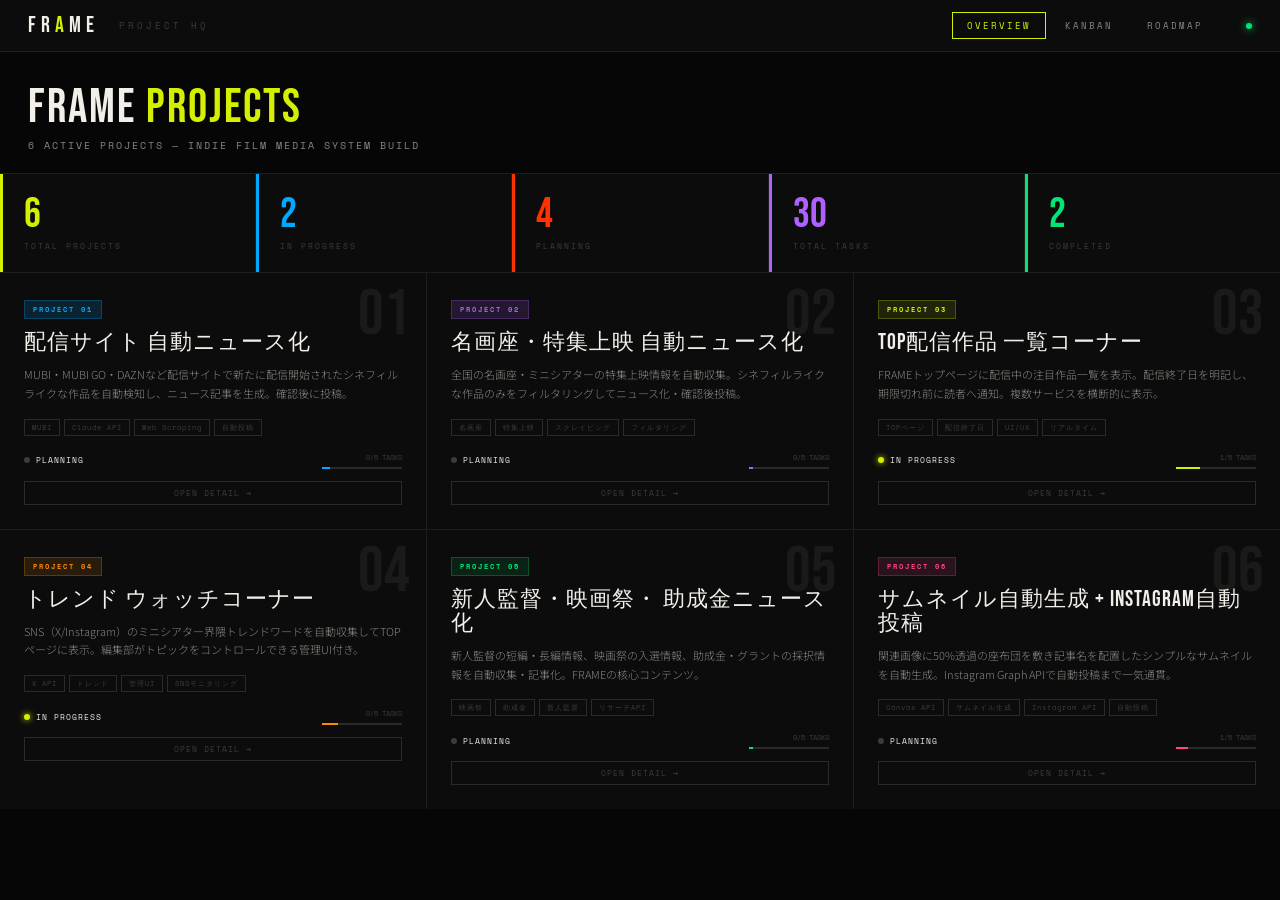
<file: frame-projects.html>
<!DOCTYPE html>
<html lang="ja">
<head>
<meta charset="UTF-8">
<meta name="viewport" content="width=device-width, initial-scale=1.0">
<title>FRAME — Project HQ</title>
<link href="https://fonts.googleapis.com/css2?family=Bebas+Neue&family=Space+Mono:wght@400;700&family=Noto+Sans+JP:wght@300;400;700&display=swap" rel="stylesheet">
<style>
:root {
  --bg: #060606;
  --panel: #0c0c0c;
  --surface: #111;
  --surface2: #181818;
  --border: #1e1e1e;
  --border2: #2a2a2a;
  --white: #f2efe9;
  --off: #8a8680;
  --dim: #3e3c38;
  --accent: #d4f000;
  --red: #ff3300;
  --blue: #00aaff;
  --purple: #b060ff;
  --orange: #ff8800;
  --green: #00e676;
  --pink: #ff4488;
}

* { margin: 0; padding: 0; box-sizing: border-box; }
body {
  background: var(--bg);
  color: var(--white);
  font-family: 'Noto Sans JP', sans-serif;
  font-size: 13px;
  min-height: 100vh;
}

/* ── TOPBAR ── */
.topbar {
  background: var(--panel);
  border-bottom: 1px solid var(--border);
  padding: 0 28px;
  height: 52px;
  display: flex;
  align-items: center;
  gap: 20px;
  position: sticky;
  top: 0;
  z-index: 200;
}

.logo { font-family: 'Bebas Neue', sans-serif; font-size: 22px; letter-spacing: 5px; }
.logo em { color: var(--accent); font-style: normal; }
.logo-sub { font-family: 'Space Mono', monospace; font-size: 9px; color: var(--dim); letter-spacing: 3px; }

.topbar-nav { margin-left: auto; display: flex; gap: 4px; }
.nav-btn {
  font-family: 'Space Mono', monospace; font-size: 9px; letter-spacing: 2px;
  padding: 6px 14px; background: none; border: 1px solid transparent;
  color: var(--off); cursor: pointer; transition: all .15s;
}
.nav-btn:hover { color: var(--white); border-color: var(--border2); }
.nav-btn.on { color: var(--accent); border-color: var(--accent); }

.live-dot {
  width: 6px; height: 6px; border-radius: 50%;
  background: var(--green); box-shadow: 0 0 8px var(--green);
  animation: pulse 2s ease-in-out infinite;
  margin-left: 8px;
}
@keyframes pulse { 0%,100%{opacity:1;transform:scale(1)} 50%{opacity:.5;transform:scale(.8)} }

/* ── VIEWS ── */
.view { display: none; }
.view.on { display: block; }

/* ── OVERVIEW ── */
.overview-header {
  padding: 32px 28px 20px;
  border-bottom: 1px solid var(--border);
}
.overview-title {
  font-family: 'Bebas Neue', sans-serif;
  font-size: 48px; letter-spacing: 2px; line-height: 1;
  margin-bottom: 6px;
}
.overview-title span { color: var(--accent); }
.overview-sub {
  font-family: 'Space Mono', monospace; font-size: 10px;
  color: var(--off); letter-spacing: 2px;
}

/* Summary stats */
.summary-row {
  display: grid;
  grid-template-columns: repeat(5, 1fr);
  gap: 1px;
  background: var(--border);
  border-bottom: 1px solid var(--border);
}
.summary-cell {
  background: var(--panel);
  padding: 20px 24px;
  position: relative;
  overflow: hidden;
}
.summary-cell::before {
  content: '';
  position: absolute;
  top: 0; left: 0;
  width: 3px; height: 100%;
}
.summary-cell.c-accent::before { background: var(--accent); }
.summary-cell.c-blue::before   { background: var(--blue); }
.summary-cell.c-red::before    { background: var(--red); }
.summary-cell.c-purple::before { background: var(--purple); }
.summary-cell.c-green::before  { background: var(--green); }

.summary-num {
  font-family: 'Bebas Neue', sans-serif;
  font-size: 42px; line-height: 1; margin-bottom: 4px;
}
.summary-cell.c-accent .summary-num { color: var(--accent); }
.summary-cell.c-blue   .summary-num { color: var(--blue); }
.summary-cell.c-red    .summary-num { color: var(--red); }
.summary-cell.c-purple .summary-num { color: var(--purple); }
.summary-cell.c-green  .summary-num { color: var(--green); }

.summary-label {
  font-family: 'Space Mono', monospace; font-size: 8px;
  color: var(--dim); letter-spacing: 2px;
}

/* ── PROJECT GRID ── */
.project-grid {
  display: grid;
  grid-template-columns: repeat(3, 1fr);
  gap: 1px;
  background: var(--border);
  padding: 0;
}

.project-card {
  background: var(--panel);
  padding: 24px;
  cursor: pointer;
  transition: background .15s;
  position: relative;
  overflow: hidden;
}
.project-card:hover { background: var(--surface); }

.project-card::after {
  content: '';
  position: absolute;
  bottom: 0; left: 0; right: 0;
  height: 2px;
  opacity: 0;
  transition: opacity .2s;
}
.project-card:hover::after { opacity: 1; }

.pc-1::after { background: var(--blue); }
.pc-2::after { background: var(--purple); }
.pc-3::after { background: var(--accent); }
.pc-4::after { background: var(--orange); }
.pc-5::after { background: var(--green); }
.pc-6::after { background: var(--pink); }

.project-num {
  font-family: 'Bebas Neue', sans-serif;
  font-size: 64px; line-height: 1;
  opacity: .06; position: absolute;
  top: 10px; right: 16px;
  color: var(--white);
}

.project-badge {
  display: inline-block;
  font-family: 'Space Mono', monospace; font-size: 7px;
  letter-spacing: 2px; padding: 3px 8px; margin-bottom: 12px;
  font-weight: 700;
}

.project-name {
  font-family: 'Bebas Neue', sans-serif;
  font-size: 22px; letter-spacing: 1px; line-height: 1.1;
  margin-bottom: 10px;
}

.project-desc {
  font-size: 11px; color: var(--off); line-height: 1.7;
  font-weight: 300; margin-bottom: 16px;
}

.project-tags {
  display: flex; flex-wrap: wrap; gap: 4px; margin-bottom: 16px;
}
.project-tag {
  font-family: 'Space Mono', monospace; font-size: 7px; letter-spacing: 1px;
  padding: 2px 7px; border: 1px solid var(--border2); color: var(--dim);
}

.project-footer {
  display: flex; align-items: center; justify-content: space-between;
}

.project-status {
  font-family: 'Space Mono', monospace; font-size: 8px; letter-spacing: 1px;
  display: flex; align-items: center; gap: 6px;
}
.status-dot { width: 6px; height: 6px; border-radius: 50%; flex-shrink: 0; }
.s-plan    .status-dot { background: var(--dim); }
.s-active  .status-dot { background: var(--accent); box-shadow: 0 0 6px var(--accent); }
.s-build   .status-dot { background: var(--blue); box-shadow: 0 0 6px var(--blue); }
.s-done    .status-dot { background: var(--green); box-shadow: 0 0 6px var(--green); }

.project-progress-wrap { width: 80px; }
.project-progress-bar {
  height: 2px; background: var(--border2); position: relative; overflow: hidden;
}
.project-progress-fill { height: 100%; transition: width .5s; }

.detail-btn {
  font-family: 'Space Mono', monospace; font-size: 8px; letter-spacing: 1px;
  padding: 5px 12px; background: none; border: 1px solid var(--border2);
  color: var(--dim); cursor: pointer; transition: all .15s; margin-top: 12px;
  display: block; width: 100%; text-align: center;
}
.detail-btn:hover { border-color: var(--accent); color: var(--accent); }

/* ── KANBAN ── */
.kanban-header {
  padding: 24px 28px 16px;
  border-bottom: 1px solid var(--border);
  display: flex; align-items: center; gap: 16px;
}

.kanban-title {
  font-family: 'Bebas Neue', sans-serif;
  font-size: 32px; letter-spacing: 2px;
}

.kanban-board {
  display: grid;
  grid-template-columns: repeat(4, 1fr);
  gap: 1px;
  background: var(--border);
  min-height: calc(100vh - 120px);
  align-items: start;
}

.kanban-col {
  background: var(--panel);
  padding: 16px;
  min-height: 400px;
}

.kanban-col-header {
  font-family: 'Space Mono', monospace; font-size: 9px; letter-spacing: 2px;
  color: var(--dim); margin-bottom: 14px;
  display: flex; align-items: center; justify-content: space-between;
}

.kanban-col-title { display: flex; align-items: center; gap: 8px; }
.col-dot { width: 7px; height: 7px; border-radius: 50%; }

.k-task {
  background: var(--surface);
  border: 1px solid var(--border2);
  padding: 12px 14px;
  margin-bottom: 8px;
  cursor: grab;
  transition: border-color .15s, transform .15s;
  position: relative;
}
.k-task:hover { border-color: var(--border2); transform: translateY(-1px); background: var(--surface2); }
.k-task:active { cursor: grabbing; }

.k-task-proj {
  font-family: 'Space Mono', monospace; font-size: 7px; letter-spacing: 1px;
  margin-bottom: 6px; display: flex; align-items: center; gap: 5px;
}

.k-task-name {
  font-size: 11px; color: var(--white); line-height: 1.5; margin-bottom: 8px; font-weight: 500;
}

.k-task-footer {
  display: flex; align-items: center; justify-content: space-between;
}

.k-task-prio {
  font-family: 'Space Mono', monospace; font-size: 7px; letter-spacing: 1px;
  padding: 2px 6px;
}

.prio-high { border: 1px solid var(--red); color: var(--red); }
.prio-mid  { border: 1px solid var(--orange); color: var(--orange); }
.prio-low  { border: 1px solid var(--dim); color: var(--dim); }

.k-task-date {
  font-family: 'Space Mono', monospace; font-size: 7px; color: var(--dim);
}

.k-add-btn {
  width: 100%; padding: 8px; background: none; border: 1px dashed var(--border2);
  color: var(--dim); font-family: 'Space Mono', monospace; font-size: 8px;
  letter-spacing: 1px; cursor: pointer; transition: all .15s; margin-top: 4px;
}
.k-add-btn:hover { border-color: var(--accent); color: var(--accent); }

/* ── ROADMAP / GANTT ── */
.roadmap-header {
  padding: 24px 28px 16px;
  border-bottom: 1px solid var(--border);
}
.roadmap-title {
  font-family: 'Bebas Neue', sans-serif; font-size: 32px; letter-spacing: 2px;
}

.gantt-wrap { padding: 24px 28px; overflow-x: auto; }

.gantt-row {
  display: flex; align-items: center; gap: 0;
  border-bottom: 1px solid var(--border);
  min-width: 900px;
}
.gantt-row:last-child { border-bottom: none; }

.gantt-label {
  width: 220px; flex-shrink: 0;
  padding: 12px 16px 12px 0;
  font-family: 'Space Mono', monospace; font-size: 9px; color: var(--off);
  letter-spacing: 1px;
}

.gantt-label strong {
  display: block; color: var(--white); font-size: 10px; margin-bottom: 2px;
}

.gantt-timeline {
  flex: 1; position: relative; height: 44px;
}

.gantt-bar {
  position: absolute; top: 50%; transform: translateY(-50%);
  height: 14px; border-radius: 0;
  display: flex; align-items: center; padding: 0 8px;
  font-family: 'Space Mono', monospace; font-size: 7px; letter-spacing: 1px;
  white-space: nowrap; overflow: hidden;
}

.gantt-months {
  display: flex; gap: 0; min-width: 680px;
}
.gantt-month {
  flex: 1; text-align: center;
  font-family: 'Space Mono', monospace; font-size: 8px; color: var(--dim);
  letter-spacing: 1px; padding: 8px 0;
  border-right: 1px solid var(--border);
}
.gantt-month:last-child { border-right: none; }
.gantt-month.now { color: var(--accent); }

/* ── MODAL ── */
.modal-overlay {
  display: none; position: fixed; inset: 0;
  background: rgba(0,0,0,.85); z-index: 500;
  align-items: center; justify-content: center;
}
.modal-overlay.on { display: flex; }

.modal {
  background: var(--panel);
  border: 1px solid var(--border2);
  width: 680px; max-width: 95vw; max-height: 90vh;
  overflow-y: auto; position: relative;
}

.modal-header {
  padding: 24px 28px 20px;
  border-bottom: 1px solid var(--border);
  position: sticky; top: 0; background: var(--panel); z-index: 10;
}

.modal-close {
  position: absolute; top: 20px; right: 20px;
  background: none; border: 1px solid var(--border2); color: var(--dim);
  width: 28px; height: 28px; cursor: pointer; font-size: 14px;
  transition: all .15s;
}
.modal-close:hover { border-color: var(--red); color: var(--red); }

.modal-body { padding: 24px 28px; }

.modal-section { margin-bottom: 24px; }
.modal-section-title {
  font-family: 'Space Mono', monospace; font-size: 8px; letter-spacing: 3px;
  color: var(--dim); margin-bottom: 12px; padding-bottom: 8px;
  border-bottom: 1px solid var(--border);
}

.task-list { display: flex; flex-direction: column; gap: 6px; }
.task-item {
  display: flex; align-items: center; gap: 10px;
  padding: 8px 12px; background: var(--surface); border: 1px solid var(--border2);
  font-size: 12px; color: var(--off);
}
.task-item input[type=checkbox] { accent-color: var(--accent); cursor: pointer; }
.task-item.done { text-decoration: line-through; opacity: .5; }

.tech-stack { display: flex; flex-wrap: wrap; gap: 6px; }
.tech-pill {
  font-family: 'Space Mono', monospace; font-size: 8px; letter-spacing: 1px;
  padding: 4px 10px; background: var(--surface); border: 1px solid var(--border2); color: var(--off);
}

/* ── NOTIF ── */
.notif {
  position: fixed; bottom: 20px; right: 20px;
  background: var(--surface2); border: 1px solid var(--accent);
  font-family: 'Space Mono', monospace; font-size: 9px; color: var(--accent);
  letter-spacing: 2px; padding: 10px 16px; z-index: 999;
  transform: translateY(8px); opacity: 0; transition: all .25s; pointer-events: none;
}
.notif.on { transform: translateY(0); opacity: 1; }

/* ── TASK FORM ── */
.task-form {
  background: var(--surface);
  border: 1px solid var(--accent);
  padding: 14px;
  margin-top: 8px;
  display: none;
}
.task-form.on { display: block; }
.task-form input, .task-form select {
  width: 100%; background: var(--panel); border: 1px solid var(--border2);
  color: var(--white); font-family: 'Space Mono', monospace; font-size: 10px;
  padding: 7px 10px; outline: none; margin-bottom: 6px;
}
.task-form input:focus, .task-form select:focus { border-color: var(--accent); }
.task-form-row { display: flex; gap: 6px; }
.task-form-row input, .task-form-row select { margin-bottom: 0; }
.task-form-btns { display: flex; gap: 6px; margin-top: 8px; }
.tf-save {
  flex: 1; padding: 7px; background: var(--accent); border: none;
  color: #000; font-family: 'Space Mono', monospace; font-size: 9px; letter-spacing: 1px; cursor: pointer;
}
.tf-cancel {
  padding: 7px 14px; background: none; border: 1px solid var(--border2);
  color: var(--dim); font-family: 'Space Mono', monospace; font-size: 9px; cursor: pointer; transition: all .15s;
}
.tf-cancel:hover { border-color: var(--red); color: var(--red); }
</style>
</head>
<body>

<!-- TOPBAR -->
<div class="topbar">
  <div class="logo">FR<em>A</em>ME</div>
  <div class="logo-sub">PROJECT HQ</div>
  <div class="topbar-nav">
    <button class="nav-btn on" onclick="showView('overview')">OVERVIEW</button>
    <button class="nav-btn" onclick="showView('kanban')">KANBAN</button>
    <button class="nav-btn" onclick="showView('roadmap')">ROADMAP</button>
  </div>
  <div class="live-dot"></div>
</div>

<!-- ══════════════════════════════════
     VIEW: OVERVIEW
══════════════════════════════════ -->
<div class="view on" id="view-overview">

  <div class="overview-header">
    <div class="overview-title">FRAME <span>PROJECTS</span></div>
    <div class="overview-sub">6 ACTIVE PROJECTS — INDIE FILM MEDIA SYSTEM BUILD</div>
  </div>

  <div class="summary-row">
    <div class="summary-cell c-accent">
      <div class="summary-num">6</div>
      <div class="summary-label">TOTAL PROJECTS</div>
    </div>
    <div class="summary-cell c-blue">
      <div class="summary-num" id="sum-active">2</div>
      <div class="summary-label">IN PROGRESS</div>
    </div>
    <div class="summary-cell c-red">
      <div class="summary-num" id="sum-plan">4</div>
      <div class="summary-label">PLANNING</div>
    </div>
    <div class="summary-cell c-purple">
      <div class="summary-num" id="sum-tasks">32</div>
      <div class="summary-label">TOTAL TASKS</div>
    </div>
    <div class="summary-cell c-green">
      <div class="summary-num" id="sum-done">4</div>
      <div class="summary-label">COMPLETED</div>
    </div>
  </div>

  <div class="project-grid" id="project-grid">
    <!-- JS生成 -->
  </div>

</div>

<!-- ══════════════════════════════════
     VIEW: KANBAN
══════════════════════════════════ -->
<div class="view" id="view-kanban">

  <div class="kanban-header">
    <div class="kanban-title">KANBAN BOARD</div>
    <div style="margin-left:auto;display:flex;gap:8px;">
      <select id="kanban-filter" onchange="renderKanban()" style="background:var(--surface);border:1px solid var(--border2);color:var(--white);font-family:'Space Mono',monospace;font-size:9px;padding:5px 10px;outline:none;">
        <option value="all">ALL PROJECTS</option>
        <option value="0">P1: 配信ニュース</option>
        <option value="1">P2: 名画座ニュース</option>
        <option value="2">P3: TOP配信一覧</option>
        <option value="3">P4: トレンドウォッチ</option>
        <option value="4">P5: 新人監督ニュース</option>
        <option value="5">P6: サムネイル+IG投稿</option>
      </select>
    </div>
  </div>

  <div class="kanban-board">
    <div class="kanban-col" id="col-backlog">
      <div class="kanban-col-header">
        <div class="kanban-col-title"><div class="col-dot" style="background:var(--dim)"></div>BACKLOG</div>
        <span id="cnt-backlog">0</span>
      </div>
      <div id="tasks-backlog"></div>
      <button class="k-add-btn" onclick="showAddForm('backlog')">+ TASK</button>
      <div class="task-form" id="form-backlog">
        <input type="text" id="new-task-backlog" placeholder="タスク名...">
        <div class="task-form-row">
          <select id="new-proj-backlog">
            <option value="0">P1: 配信ニュース</option>
            <option value="1">P2: 名画座</option>
            <option value="2">P3: TOP配信</option>
            <option value="3">P4: トレンド</option>
            <option value="4">P5: 新人監督</option>
            <option value="5">P6: サムネイル</option>
          </select>
          <select id="new-prio-backlog">
            <option value="high">HIGH</option>
            <option value="mid" selected>MID</option>
            <option value="low">LOW</option>
          </select>
        </div>
        <div class="task-form-btns">
          <button class="tf-save" onclick="addTask('backlog')">SAVE</button>
          <button class="tf-cancel" onclick="hideAddForm('backlog')">CANCEL</button>
        </div>
      </div>
    </div>

    <div class="kanban-col" id="col-todo">
      <div class="kanban-col-header">
        <div class="kanban-col-title"><div class="col-dot" style="background:var(--blue)"></div>TO DO</div>
        <span id="cnt-todo">0</span>
      </div>
      <div id="tasks-todo"></div>
      <button class="k-add-btn" onclick="showAddForm('todo')">+ TASK</button>
      <div class="task-form" id="form-todo">
        <input type="text" id="new-task-todo" placeholder="タスク名...">
        <div class="task-form-row">
          <select id="new-proj-todo">
            <option value="0">P1: 配信ニュース</option>
            <option value="1">P2: 名画座</option>
            <option value="2">P3: TOP配信</option>
            <option value="3">P4: トレンド</option>
            <option value="4">P5: 新人監督</option>
            <option value="5">P6: サムネイル</option>
          </select>
          <select id="new-prio-todo">
            <option value="high">HIGH</option>
            <option value="mid" selected>MID</option>
            <option value="low">LOW</option>
          </select>
        </div>
        <div class="task-form-btns">
          <button class="tf-save" onclick="addTask('todo')">SAVE</button>
          <button class="tf-cancel" onclick="hideAddForm('todo')">CANCEL</button>
        </div>
      </div>
    </div>

    <div class="kanban-col" id="col-doing">
      <div class="kanban-col-header">
        <div class="kanban-col-title"><div class="col-dot" style="background:var(--accent)"></div>IN PROGRESS</div>
        <span id="cnt-doing">0</span>
      </div>
      <div id="tasks-doing"></div>
      <button class="k-add-btn" onclick="showAddForm('doing')">+ TASK</button>
      <div class="task-form" id="form-doing">
        <input type="text" id="new-task-doing" placeholder="タスク名...">
        <div class="task-form-row">
          <select id="new-proj-doing">
            <option value="0">P1: 配信ニュース</option>
            <option value="1">P2: 名画座</option>
            <option value="2">P3: TOP配信</option>
            <option value="3">P4: トレンド</option>
            <option value="4">P5: 新人監督</option>
            <option value="5">P6: サムネイル</option>
          </select>
          <select id="new-prio-doing">
            <option value="high">HIGH</option>
            <option value="mid" selected>MID</option>
            <option value="low">LOW</option>
          </select>
        </div>
        <div class="task-form-btns">
          <button class="tf-save" onclick="addTask('doing')">SAVE</button>
          <button class="tf-cancel" onclick="hideAddForm('doing')">CANCEL</button>
        </div>
      </div>
    </div>

    <div class="kanban-col" id="col-done">
      <div class="kanban-col-header">
        <div class="kanban-col-title"><div class="col-dot" style="background:var(--green)"></div>DONE</div>
        <span id="cnt-done">0</span>
      </div>
      <div id="tasks-done"></div>
    </div>
  </div>

</div>

<!-- ══════════════════════════════════
     VIEW: ROADMAP
══════════════════════════════════ -->
<div class="view" id="view-roadmap">
  <div class="roadmap-header">
    <div class="roadmap-title">ROADMAP — 2026</div>
    <div style="font-family:'Space Mono',monospace;font-size:9px;color:var(--dim);margin-top:4px;letter-spacing:2px;">6ヶ月並行開発スケジュール</div>
  </div>
  <div class="gantt-wrap">
    <div class="gantt-row">
      <div class="gantt-label"></div>
      <div class="gantt-months">
        <div class="gantt-month now">MAR</div>
        <div class="gantt-month">APR</div>
        <div class="gantt-month">MAY</div>
        <div class="gantt-month">JUN</div>
        <div class="gantt-month">JUL</div>
        <div class="gantt-month">AUG</div>
      </div>
    </div>
    <div id="gantt-rows"></div>
  </div>
</div>

<!-- PROJECT DETAIL MODAL -->
<div class="modal-overlay" id="modal-overlay" onclick="closeModal(event)">
  <div class="modal" id="modal-content">
    <div class="modal-header">
      <div id="modal-badge" class="project-badge" style="margin-bottom:8px;"></div>
      <div id="modal-title" style="font-family:'Bebas Neue',sans-serif;font-size:28px;letter-spacing:1px;"></div>
      <div id="modal-sub" style="font-family:'Space Mono',monospace;font-size:9px;color:var(--dim);margin-top:4px;letter-spacing:2px;"></div>
      <button class="modal-close" onclick="document.getElementById('modal-overlay').classList.remove('on')">✕</button>
    </div>
    <div class="modal-body" id="modal-body"></div>
  </div>
</div>

<div class="notif" id="notif"></div>

<script>
'use strict';

// ══════════════════════════════════
// DATA
// ══════════════════════════════════

const PROJECTS = [
  {
    id: 0,
    num: '01',
    name: '配信サイト\n自動ニュース化',
    shortName: '配信ニュース',
    color: '#00aaff',
    badgeColor: 'rgba(0,170,255,.15)',
    status: 'planning',
    progress: 10,
    desc: 'MUBI・MUBI GO・DAZNなど配信サイトで新たに配信開始されたシネフィルライクな作品を自動検知し、ニュース記事を生成。確認後に投稿。',
    tags: ['MUBI','Claude API','Web Scraping','自動投稿'],
    techStack: ['Python/Node.js スクレイパー','Claude API（記事生成）','配信サービスRSS/API','CMS連携'],
    tasks: [
      { name: 'MUBI 新着作品スクレイパー設計', status: 'todo', prio: 'high' },
      { name: 'シネフィル度スコアリングロジック定義', status: 'todo', prio: 'high' },
      { name: 'Claude API 記事生成プロンプト設計', status: 'doing', prio: 'high' },
      { name: '確認→投稿フロー UI設計', status: 'backlog', prio: 'mid' },
      { name: '配信終了日の自動取得ロジック', status: 'backlog', prio: 'mid' },
    ],
    phase: [0, 3], // 開始月オフセット, 期間（月）
  },
  {
    id: 1,
    num: '02',
    name: '名画座・特集上映\n自動ニュース化',
    shortName: '名画座ニュース',
    color: '#b060ff',
    badgeColor: 'rgba(176,96,255,.15)',
    status: 'planning',
    progress: 5,
    desc: '全国の名画座・ミニシアターの特集上映情報を自動収集。シネフィルライクな作品のみをフィルタリングしてニュース化・確認後投稿。',
    tags: ['名画座','特集上映','スクレイピング','フィルタリング'],
    techStack: ['各劇場サイトスクレイパー','シネフィル判定AI','Claude API（記事生成）','スケジュール管理DB'],
    tasks: [
      { name: '対象名画座リスト作成（50館）', status: 'todo', prio: 'high' },
      { name: '上映スケジュール取得スクレイパー', status: 'backlog', prio: 'high' },
      { name: 'シネフィル作品フィルタリング基準定義', status: 'todo', prio: 'high' },
      { name: '記事生成プロンプト（上映特化）', status: 'backlog', prio: 'mid' },
      { name: 'カレンダー表示UI', status: 'backlog', prio: 'low' },
    ],
    phase: [1, 3],
  },
  {
    id: 2,
    num: '03',
    name: 'TOP配信作品\n一覧コーナー',
    shortName: 'TOP配信一覧',
    color: '#d4f000',
    badgeColor: 'rgba(212,240,0,.1)',
    status: 'active',
    progress: 30,
    desc: 'FRAMEトップページに配信中の注目作品一覧を表示。配信終了日を明記し、期限切れ前に読者へ通知。複数サービスを横断的に表示。',
    tags: ['TOPページ','配信終了日','UI/UX','リアルタイム'],
    techStack: ['フロントエンド（Next.js）','配信情報API','配信終了日スクレイパー','Cron更新'],
    tasks: [
      { name: 'TOP配信コーナー ワイヤーフレーム', status: 'done', prio: 'high' },
      { name: '配信サービス横断データ構造設計', status: 'doing', prio: 'high' },
      { name: '配信終了日 自動取得', status: 'todo', prio: 'high' },
      { name: 'カード型UI実装', status: 'backlog', prio: 'mid' },
      { name: '「もうすぐ終了」バッジ実装', status: 'backlog', prio: 'mid' },
    ],
    phase: [0, 2],
  },
  {
    id: 3,
    num: '04',
    name: 'トレンド\nウォッチコーナー',
    shortName: 'トレンドウォッチ',
    color: '#ff8800',
    badgeColor: 'rgba(255,136,0,.12)',
    status: 'active',
    progress: 20,
    desc: 'SNS（X/Instagram）のミニシアター界隈トレンドワードを自動収集してTOPページに表示。編集部がトピックをコントロールできる管理UI付き。',
    tags: ['X API','トレンド','管理UI','SNSモニタリング'],
    techStack: ['X API v2','Instagram API','Claude API（分析）','管理ダッシュボード'],
    tasks: [
      { name: 'X API トレンドワード取得実装', status: 'doing', prio: 'high' },
      { name: 'ミニシアター関連ワードフィルタリング', status: 'todo', prio: 'high' },
      { name: 'トピック管理UI（編集部用）', status: 'backlog', prio: 'high' },
      { name: 'TOP表示コンポーネント設計', status: 'todo', prio: 'mid' },
      { name: 'トレンド履歴・分析ビュー', status: 'backlog', prio: 'low' },
    ],
    phase: [1, 2],
  },
  {
    id: 4,
    num: '05',
    name: '新人監督・映画祭・\n助成金ニュース化',
    shortName: '新人監督ニュース',
    color: '#00e676',
    badgeColor: 'rgba(0,230,118,.1)',
    status: 'planning',
    progress: 5,
    desc: '新人監督の短編・長編情報、映画祭の入選情報、助成金・グラントの採択情報を自動収集・記事化。FRAMEの核心コンテンツ。',
    tags: ['映画祭','助成金','新人監督','リサーチAPI'],
    techStack: ['FilmFreeway API','各映画祭RSS','助成機関ウェブスクレイパー','Claude API（記事生成）'],
    tasks: [
      { name: '主要映画祭リスト作成（国内外）', status: 'todo', prio: 'high' },
      { name: '助成機関リスト作成・スクレイパー設計', status: 'todo', prio: 'high' },
      { name: '新人監督データベース設計', status: 'backlog', prio: 'high' },
      { name: '記事生成プロンプト（祭/助成特化）', status: 'backlog', prio: 'mid' },
      { name: 'FilmFreeway連携検討', status: 'backlog', prio: 'low' },
    ],
    phase: [2, 4],
  },
  {
    id: 5,
    num: '06',
    name: 'サムネイル自動生成\n+ Instagram自動投稿',
    shortName: 'サムネイル+IG投稿',
    color: '#ff4488',
    badgeColor: 'rgba(255,68,136,.12)',
    status: 'planning',
    progress: 15,
    desc: '関連画像に50%透過の座布団を敷き記事名を配置したシンプルなサムネイルを自動生成。Instagram Graph APIで自動投稿まで一気通貫。',
    tags: ['Canvas API','サムネイル生成','Instagram API','自動投稿'],
    techStack: ['Canvas API / Sharp','Instagram Graph API','画像ストレージ','投稿スケジューラー'],
    tasks: [
      { name: 'サムネイルデザインテンプレート確定', status: 'done', prio: 'high' },
      { name: 'Canvas APIで画像合成ロジック実装', status: 'doing', prio: 'high' },
      { name: 'Instagram Graph API接続設定', status: 'todo', prio: 'high' },
      { name: '投稿前プレビュー確認UI', status: 'todo', prio: 'mid' },
      { name: '投稿スケジューラー実装', status: 'backlog', prio: 'mid' },
    ],
    phase: [0, 4],
  },
];

// タスクをカンバン用フラットリストに変換
let kanbanTasks = [];
PROJECTS.forEach(p => {
  p.tasks.forEach((t, i) => {
    kanbanTasks.push({
      id: `${p.id}-${i}`,
      projId: p.id,
      projName: p.shortName,
      projColor: p.color,
      name: t.name,
      status: t.status,
      prio: t.prio,
      date: '2026.Q2',
    });
  });
});

// ══════════════════════════════════
// HELPERS
// ══════════════════════════════════

const $ = id => document.getElementById(id);
function notify(msg) {
  const n = $('notif');
  n.textContent = msg;
  n.classList.add('on');
  setTimeout(() => n.classList.remove('on'), 2200);
}

// ══════════════════════════════════
// VIEW SWITCHING
// ══════════════════════════════════

function showView(name) {
  document.querySelectorAll('.view').forEach(v => v.classList.remove('on'));
  document.querySelectorAll('.nav-btn').forEach(b => b.classList.remove('on'));
  $(`view-${name}`).classList.add('on');
  event.target.classList.add('on');
  if (name === 'kanban') renderKanban();
  if (name === 'roadmap') renderRoadmap();
}

// ══════════════════════════════════
// OVERVIEW
// ══════════════════════════════════

function renderOverview() {
  const grid = $('project-grid');
  grid.innerHTML = '';

  PROJECTS.forEach((p, i) => {
    const statusMap = { planning: { label: 'PLANNING', cls: 's-plan' }, active: { label: 'IN PROGRESS', cls: 's-active' }, done: { label: 'DONE', cls: 's-done' } };
    const st = statusMap[p.status];
    const doneTasks = p.tasks.filter(t => t.status === 'done').length;

    const card = document.createElement('div');
    card.className = `project-card pc-${i+1}`;
    card.onclick = () => openModal(p);
    card.innerHTML = `
      <div class="project-num">${p.num}</div>
      <div class="project-badge" style="background:${p.badgeColor};color:${p.color};border:1px solid ${p.color}40;">PROJECT ${p.num}</div>
      <div class="project-name">${p.name}</div>
      <div class="project-desc">${p.desc}</div>
      <div class="project-tags">${p.tags.map(t => `<span class="project-tag">${t}</span>`).join('')}</div>
      <div class="project-footer">
        <div class="project-status ${st.cls}"><div class="status-dot"></div>${st.label}</div>
        <div class="project-progress-wrap">
          <div style="font-family:'Space Mono',monospace;font-size:7px;color:var(--dim);text-align:right;margin-bottom:4px;">${doneTasks}/${p.tasks.length} TASKS</div>
          <div class="project-progress-bar"><div class="project-progress-fill" style="width:${p.progress}%;background:${p.color};"></div></div>
        </div>
      </div>
      <button class="detail-btn" onclick="event.stopPropagation();openModal(PROJECTS[${i}])">OPEN DETAIL →</button>`;
    grid.appendChild(card);
  });

  // Update summary
  $('sum-active').textContent = PROJECTS.filter(p => p.status === 'active').length;
  $('sum-plan').textContent   = PROJECTS.filter(p => p.status === 'planning').length;
  $('sum-tasks').textContent  = kanbanTasks.length;
  $('sum-done').textContent   = kanbanTasks.filter(t => t.status === 'done').length;
}

// ══════════════════════════════════
// MODAL
// ══════════════════════════════════

function openModal(p) {
  $('modal-badge').textContent = `PROJECT ${p.num}`;
  $('modal-badge').style.cssText = `background:${p.badgeColor};color:${p.color};border:1px solid ${p.color}40;font-family:'Space Mono',monospace;font-size:8px;letter-spacing:2px;padding:3px 10px;margin-bottom:8px;display:inline-block;`;
  $('modal-title').textContent = p.name.replace('\n', ' ');
  $('modal-sub').textContent = p.desc;

  const tasks = p.tasks;
  const doneCnt = tasks.filter(t => t.status === 'done').length;

  $('modal-body').innerHTML = `
    <div class="modal-section">
      <div class="modal-section-title">TECH STACK</div>
      <div class="tech-stack">${p.techStack.map(t => `<span class="tech-pill">${t}</span>`).join('')}</div>
    </div>
    <div class="modal-section">
      <div class="modal-section-title">TASK LIST (${doneCnt}/${tasks.length} DONE)</div>
      <div class="task-list">
        ${tasks.map((t, i) => `
          <label class="task-item ${t.status === 'done' ? 'done' : ''}" id="modal-task-${p.id}-${i}">
            <input type="checkbox" ${t.status === 'done' ? 'checked' : ''} onchange="toggleModalTask(${p.id},${i},this)">
            <span>${t.name}</span>
            <span class="k-task-prio prio-${t.prio}" style="margin-left:auto;">${t.prio.toUpperCase()}</span>
          </label>`).join('')}
      </div>
    </div>
    <div class="modal-section">
      <div class="modal-section-title">PROGRESS</div>
      <div style="background:var(--border2);height:4px;position:relative;overflow:hidden;">
        <div style="width:${p.progress}%;height:100%;background:${p.color};transition:width .5s;"></div>
      </div>
      <div style="font-family:'Space Mono',monospace;font-size:8px;color:var(--dim);margin-top:6px;letter-spacing:1px;">${p.progress}% COMPLETE</div>
    </div>`;

  $('modal-overlay').classList.add('on');
}

function toggleModalTask(projId, taskIdx, cb) {
  PROJECTS[projId].tasks[taskIdx].status = cb.checked ? 'done' : 'todo';
  const label = $(`modal-task-${projId}-${taskIdx}`);
  if (cb.checked) label.classList.add('done');
  else label.classList.remove('done');
  // sync kanban
  const kt = kanbanTasks.find(t => t.id === `${projId}-${taskIdx}`);
  if (kt) kt.status = cb.checked ? 'done' : 'todo';
  renderOverview();
  notify(cb.checked ? '✦ タスク完了' : '✦ タスク未完了に戻しました');
}

function closeModal(e) {
  if (e.target === $('modal-overlay')) $('modal-overlay').classList.remove('on');
}

// ══════════════════════════════════
// KANBAN
// ══════════════════════════════════

const COLS = ['backlog','todo','doing','done'];

function renderKanban() {
  const filter = $('kanban-filter').value;

  COLS.forEach(col => {
    const container = $(`tasks-${col}`);
    container.innerHTML = '';

    const tasks = kanbanTasks.filter(t => {
      if (t.status !== col) return false;
      if (filter !== 'all' && t.projId !== parseInt(filter)) return false;
      return true;
    });

    $(`cnt-${col}`).textContent = tasks.length;

    tasks.forEach(t => {
      const card = document.createElement('div');
      card.className = 'k-task';
      card.draggable = true;
      card.id = 'kt-' + t.id;
      card.ondragstart = e => e.dataTransfer.setData('text/plain', t.id);
      card.innerHTML = `
        <div class="k-task-proj">
          <span style="width:7px;height:7px;border-radius:50%;background:${t.projColor};display:inline-block;flex-shrink:0;"></span>
          ${t.projName}
        </div>
        <div class="k-task-name">${t.name}</div>
        <div class="k-task-footer">
          <span class="k-task-prio prio-${t.prio}">${t.prio.toUpperCase()}</span>
          <div style="display:flex;gap:6px;align-items:center;">
            ${COLS.filter(c=>c!==col).map(c => `<span onclick="moveTask('${t.id}','${c}')" style="font-family:'Space Mono',monospace;font-size:7px;color:var(--dim);cursor:pointer;padding:2px 5px;border:1px solid var(--border2);" title="${c}">${c === 'done' ? '✓' : c === 'doing' ? '▶' : c === 'todo' ? '→' : '←'}</span>`).join('')}
          </div>
        </div>`;
      container.appendChild(card);
    });

    // Drop zone
    container.ondragover = e => e.preventDefault();
    container.ondrop = e => {
      e.preventDefault();
      const id = e.dataTransfer.getData('text/plain');
      moveTask(id, col);
    };
  });
}

function moveTask(taskId, newStatus) {
  const task = kanbanTasks.find(t => t.id === taskId);
  if (task) {
    task.status = newStatus;
    // sync to project
    const [projId, tIdx] = taskId.split('-').map(Number);
    PROJECTS[projId].tasks[tIdx].status = newStatus;
    renderKanban();
    renderOverview();
    notify(`✦ タスクを ${newStatus.toUpperCase()} へ移動`);
  }
}

function showAddForm(col) {
  document.querySelectorAll('.task-form').forEach(f => f.classList.remove('on'));
  $(`form-${col}`).classList.add('on');
  $(`new-task-${col}`).focus();
}

function hideAddForm(col) { $(`form-${col}`).classList.remove('on'); }

function addTask(col) {
  const name = $(`new-task-${col}`).value.trim();
  const projId = parseInt($(`new-proj-${col}`).value);
  const prio   = $(`new-prio-${col}`).value;
  if (!name) return;

  const newTask = { name, status: col, prio };
  PROJECTS[projId].tasks.push(newTask);
  const idx = PROJECTS[projId].tasks.length - 1;
  kanbanTasks.push({
    id: `${projId}-${idx}`,
    projId, projName: PROJECTS[projId].shortName, projColor: PROJECTS[projId].color,
    name, status: col, prio, date: '2026.Q2',
  });

  $(`new-task-${col}`).value = '';
  hideAddForm(col);
  renderKanban();
  renderOverview();
  notify('✦ タスクを追加しました');
}

// ══════════════════════════════════
// ROADMAP / GANTT
// ══════════════════════════════════

function renderRoadmap() {
  const container = $('gantt-rows');
  container.innerHTML = '';

  const MONTHS = 6;
  const MONTH_W = 100 / MONTHS;

  PROJECTS.forEach(p => {
    const [start, dur] = p.phase;
    const row = document.createElement('div');
    row.className = 'gantt-row';

    const label = document.createElement('div');
    label.className = 'gantt-label';
    label.innerHTML = `<strong>P${p.num} ${p.shortName}</strong>${p.status === 'active' ? '<span style="color:var(--accent);font-size:8px;"> ● ACTIVE</span>' : ''}`;

    const timeline = document.createElement('div');
    timeline.className = 'gantt-timeline';
    timeline.style.minWidth = '680px';

    // Grid lines
    for (let i = 0; i < MONTHS; i++) {
      const line = document.createElement('div');
      line.style.cssText = `position:absolute;top:0;bottom:0;left:${i*MONTH_W}%;width:1px;background:var(--border);`;
      timeline.appendChild(line);
    }

    const bar = document.createElement('div');
    bar.className = 'gantt-bar';
    bar.style.cssText = `left:${start*MONTH_W}%;width:${dur*MONTH_W}%;background:${p.color}22;border:1px solid ${p.color}66;color:${p.color};`;
    bar.textContent = p.shortName;

    // Progress fill
    const fill = document.createElement('div');
    fill.style.cssText = `position:absolute;top:50%;transform:translateY(-50%);left:${start*MONTH_W}%;width:${dur*MONTH_W*p.progress/100}%;height:14px;background:${p.color}44;`;
    timeline.appendChild(fill);
    timeline.appendChild(bar);

    // Current month marker
    const nowLine = document.createElement('div');
    nowLine.style.cssText = 'position:absolute;top:0;bottom:0;left:0%;width:2px;background:var(--accent);opacity:.6;';
    timeline.appendChild(nowLine);

    row.appendChild(label);
    row.appendChild(timeline);
    container.appendChild(row);
  });
}

// ══════════════════════════════════
// INIT
// ══════════════════════════════════
renderOverview();
</script>
</body>
</html>
</file>
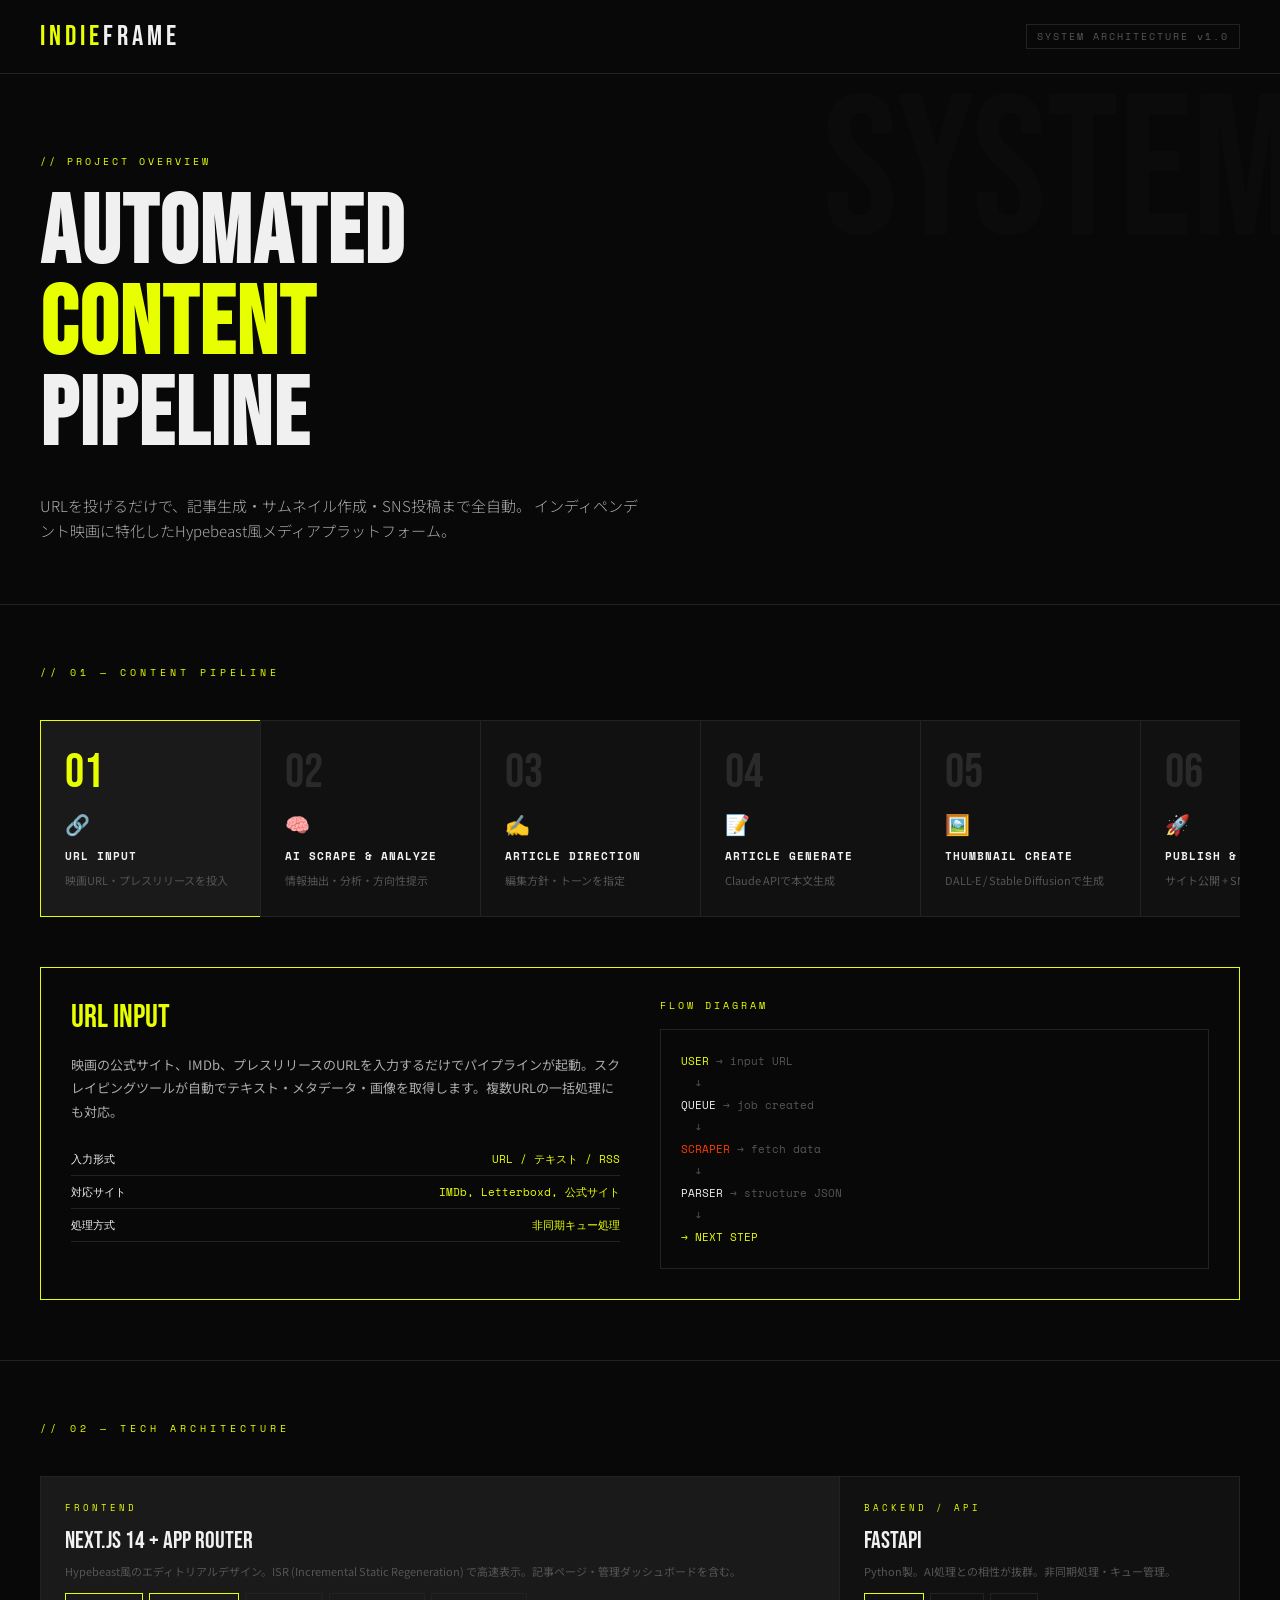
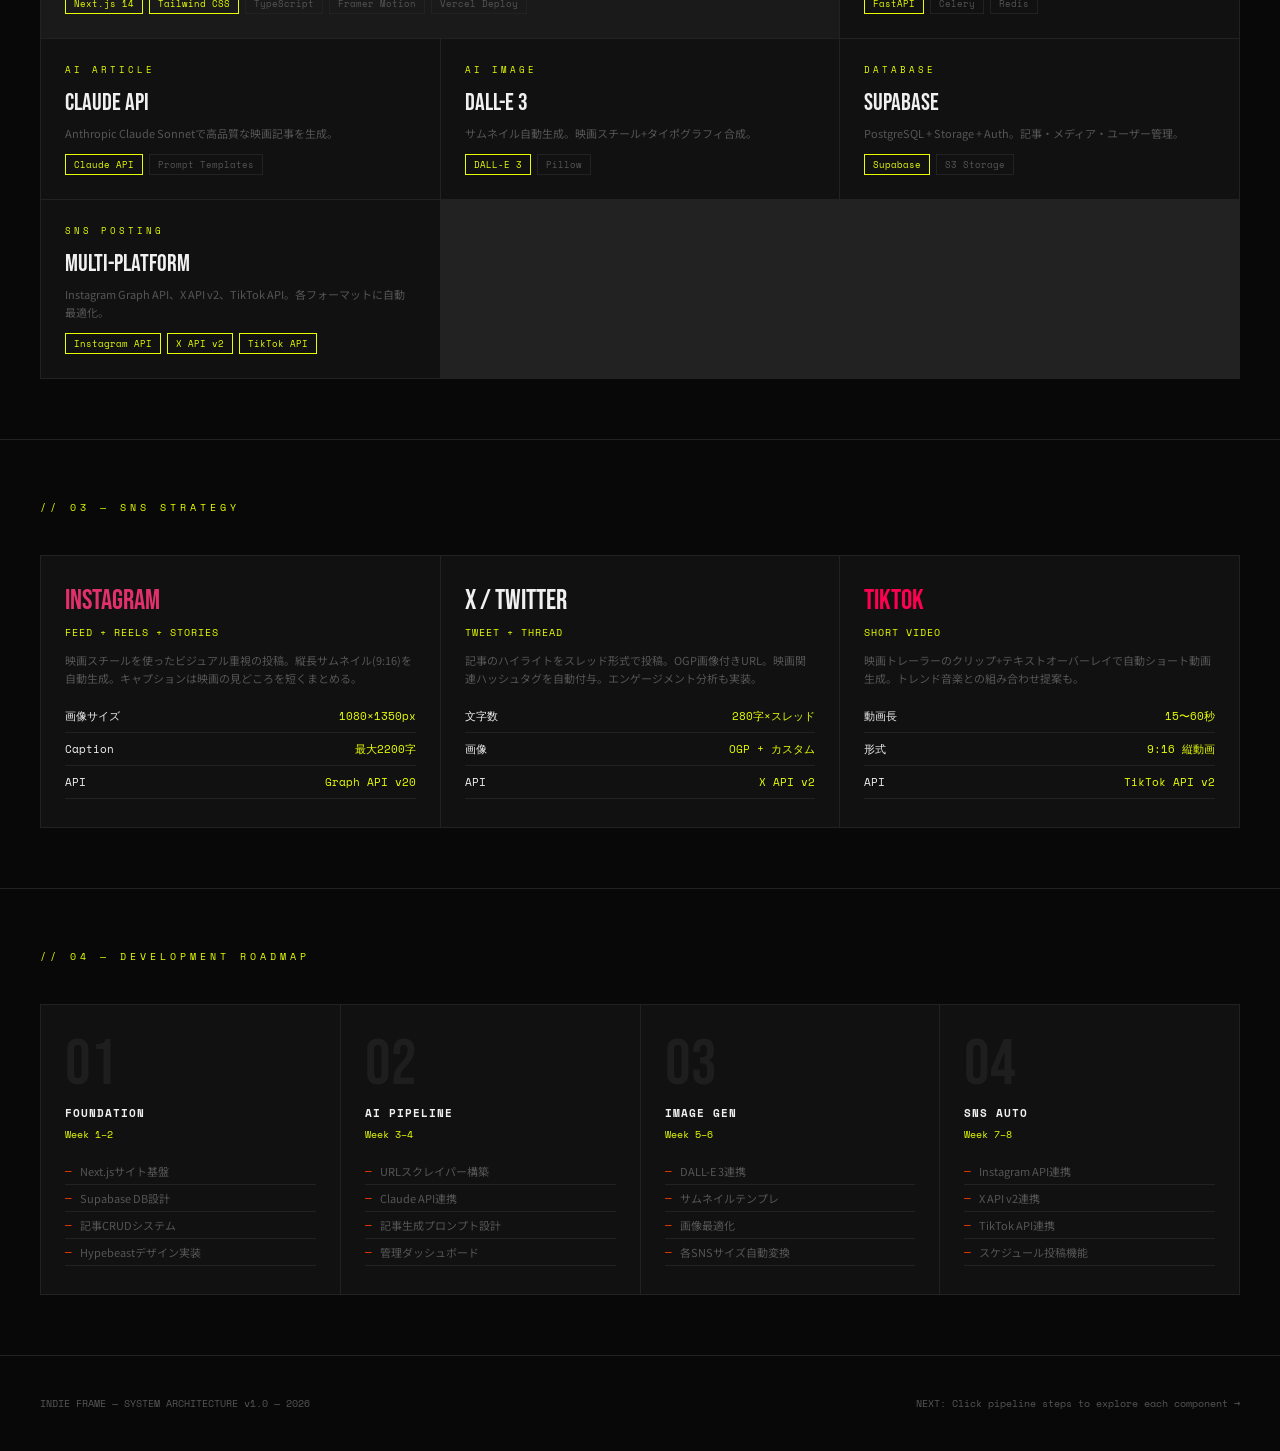
<file: indie-film-system-roadmap.html>
<!DOCTYPE html>
<html lang="ja">
<head>
<meta charset="UTF-8">
<meta name="viewport" content="width=device-width, initial-scale=1.0">
<title>INDIE FRAME — System Architecture</title>
<style>
  @import url('https://fonts.googleapis.com/css2?family=Space+Mono:wght@400;700&family=Bebas+Neue&family=Noto+Sans+JP:wght@300;400;700&display=swap');

  :root {
    --bg: #080808;
    --surface: #111111;
    --surface2: #1a1a1a;
    --accent: #E8FF00;
    --accent2: #FF3B00;
    --white: #f0f0f0;
    --gray: #555;
    --border: #222;
  }

  * { margin:0; padding:0; box-sizing:border-box; }

  body {
    background: var(--bg);
    color: var(--white);
    font-family: 'Noto Sans JP', sans-serif;
    overflow-x: hidden;
  }

  /* HEADER */
  header {
    border-bottom: 1px solid var(--border);
    padding: 20px 40px;
    display: flex;
    align-items: center;
    justify-content: space-between;
    position: sticky;
    top: 0;
    background: var(--bg);
    z-index: 100;
  }

  .logo {
    font-family: 'Bebas Neue', sans-serif;
    font-size: 28px;
    letter-spacing: 4px;
    color: var(--accent);
  }

  .logo span { color: var(--white); }

  .badge {
    font-family: 'Space Mono', monospace;
    font-size: 10px;
    color: var(--gray);
    border: 1px solid var(--border);
    padding: 4px 10px;
    letter-spacing: 2px;
  }

  /* HERO */
  .hero {
    padding: 80px 40px 60px;
    border-bottom: 1px solid var(--border);
    position: relative;
    overflow: hidden;
  }

  .hero::before {
    content: 'SYSTEM';
    font-family: 'Bebas Neue', sans-serif;
    font-size: 200px;
    color: #ffffff04;
    position: absolute;
    top: 0;
    right: -20px;
    line-height: 1;
    pointer-events: none;
  }

  .hero-tag {
    font-family: 'Space Mono', monospace;
    font-size: 10px;
    color: var(--accent);
    letter-spacing: 3px;
    margin-bottom: 20px;
  }

  .hero h1 {
    font-family: 'Bebas Neue', sans-serif;
    font-size: clamp(48px, 8vw, 96px);
    line-height: 0.95;
    letter-spacing: 2px;
    margin-bottom: 30px;
  }

  .hero h1 .highlight {
    color: var(--accent);
    display: block;
  }

  .hero-desc {
    font-size: 15px;
    color: #aaa;
    max-width: 600px;
    line-height: 1.7;
    font-weight: 300;
  }

  /* PIPELINE SECTION */
  .section {
    padding: 60px 40px;
    border-bottom: 1px solid var(--border);
  }

  .section-title {
    font-family: 'Space Mono', monospace;
    font-size: 10px;
    color: var(--accent);
    letter-spacing: 4px;
    margin-bottom: 40px;
  }

  /* PIPELINE FLOW */
  .pipeline {
    display: flex;
    gap: 0;
    overflow-x: auto;
    padding-bottom: 20px;
  }

  .pipe-step {
    flex: 0 0 220px;
    border: 1px solid var(--border);
    border-right: none;
    padding: 28px 24px;
    position: relative;
    cursor: pointer;
    transition: all 0.2s;
    background: var(--surface);
  }

  .pipe-step:last-child { border-right: 1px solid var(--border); }

  .pipe-step:hover, .pipe-step.active {
    background: var(--surface2);
    border-color: var(--accent);
    z-index: 2;
  }

  .pipe-step.active .pipe-num { color: var(--accent); }

  .pipe-num {
    font-family: 'Bebas Neue', sans-serif;
    font-size: 48px;
    color: #2a2a2a;
    line-height: 1;
    margin-bottom: 12px;
    transition: color 0.2s;
  }

  .pipe-icon {
    font-size: 20px;
    margin-bottom: 10px;
  }

  .pipe-title {
    font-family: 'Space Mono', monospace;
    font-size: 11px;
    letter-spacing: 1px;
    font-weight: 700;
    margin-bottom: 8px;
    color: var(--white);
  }

  .pipe-sub {
    font-size: 11px;
    color: var(--gray);
    line-height: 1.5;
  }

  .pipe-arrow {
    position: absolute;
    right: -12px;
    top: 50%;
    transform: translateY(-50%);
    width: 24px;
    height: 24px;
    background: var(--accent);
    clip-path: polygon(0 0, 60% 50%, 0 100%, 30% 50%);
    z-index: 3;
    display: none;
  }

  /* DETAIL PANEL */
  .detail-panel {
    margin-top: 30px;
    border: 1px solid var(--accent);
    padding: 30px;
    display: none;
    animation: fadeIn 0.3s ease;
  }

  .detail-panel.show { display: grid; grid-template-columns: 1fr 1fr; gap: 40px; }

  @keyframes fadeIn {
    from { opacity: 0; transform: translateY(-10px); }
    to { opacity: 1; transform: translateY(0); }
  }

  .detail-title {
    font-family: 'Bebas Neue', sans-serif;
    font-size: 32px;
    color: var(--accent);
    margin-bottom: 16px;
  }

  .detail-desc {
    font-size: 13px;
    color: #aaa;
    line-height: 1.8;
    margin-bottom: 20px;
  }

  .tech-list {
    list-style: none;
  }

  .tech-list li {
    font-family: 'Space Mono', monospace;
    font-size: 11px;
    color: var(--white);
    padding: 8px 0;
    border-bottom: 1px solid var(--border);
    display: flex;
    justify-content: space-between;
  }

  .tech-list li span {
    color: var(--accent);
  }

  /* ARCHITECTURE */
  .arch-grid {
    display: grid;
    grid-template-columns: repeat(3, 1fr);
    gap: 1px;
    background: var(--border);
    border: 1px solid var(--border);
    margin-top: 20px;
  }

  .arch-cell {
    background: var(--surface);
    padding: 24px;
    position: relative;
  }

  .arch-cell.featured {
    background: var(--surface2);
    grid-column: span 2;
  }

  .arch-label {
    font-family: 'Space Mono', monospace;
    font-size: 9px;
    color: var(--accent);
    letter-spacing: 3px;
    margin-bottom: 12px;
  }

  .arch-name {
    font-family: 'Bebas Neue', sans-serif;
    font-size: 24px;
    margin-bottom: 8px;
  }

  .arch-desc {
    font-size: 11px;
    color: var(--gray);
    line-height: 1.6;
  }

  .arch-tech {
    margin-top: 12px;
    display: flex;
    flex-wrap: wrap;
    gap: 6px;
  }

  .tag {
    font-family: 'Space Mono', monospace;
    font-size: 9px;
    padding: 3px 8px;
    border: 1px solid var(--border);
    color: var(--gray);
  }

  .tag.hot {
    border-color: var(--accent);
    color: var(--accent);
  }

  /* ROADMAP */
  .roadmap {
    display: grid;
    grid-template-columns: repeat(4, 1fr);
    gap: 1px;
    background: var(--border);
    border: 1px solid var(--border);
  }

  .phase {
    background: var(--surface);
    padding: 28px 24px;
  }

  .phase-num {
    font-family: 'Bebas Neue', sans-serif;
    font-size: 64px;
    color: #1e1e1e;
    line-height: 1;
    margin-bottom: 8px;
  }

  .phase-title {
    font-family: 'Space Mono', monospace;
    font-size: 11px;
    letter-spacing: 1px;
    color: var(--white);
    margin-bottom: 6px;
    font-weight: 700;
  }

  .phase-weeks {
    font-family: 'Space Mono', monospace;
    font-size: 10px;
    color: var(--accent);
    margin-bottom: 16px;
  }

  .phase-tasks {
    list-style: none;
  }

  .phase-tasks li {
    font-size: 11px;
    color: var(--gray);
    padding: 5px 0;
    border-bottom: 1px solid var(--border);
    display: flex;
    align-items: center;
    gap: 8px;
  }

  .phase-tasks li::before {
    content: '—';
    color: var(--accent2);
    font-family: 'Space Mono', monospace;
  }

  /* SNS TARGETS */
  .sns-grid {
    display: grid;
    grid-template-columns: repeat(3, 1fr);
    gap: 1px;
    background: var(--border);
    border: 1px solid var(--border);
  }

  .sns-card {
    background: var(--surface);
    padding: 28px 24px;
  }

  .sns-platform {
    font-family: 'Bebas Neue', sans-serif;
    font-size: 28px;
    margin-bottom: 8px;
  }

  .sns-card:nth-child(1) .sns-platform { color: #E1306C; }
  .sns-card:nth-child(2) .sns-platform { color: var(--white); }
  .sns-card:nth-child(3) .sns-platform { color: #FF0050; }

  .sns-format {
    font-family: 'Space Mono', monospace;
    font-size: 10px;
    color: var(--accent);
    margin-bottom: 12px;
    letter-spacing: 1px;
  }

  .sns-desc {
    font-size: 11px;
    color: var(--gray);
    line-height: 1.6;
    margin-bottom: 12px;
  }

  /* FOOTER NOTE */
  .footer-note {
    padding: 40px;
    font-family: 'Space Mono', monospace;
    font-size: 10px;
    color: var(--gray);
    display: flex;
    justify-content: space-between;
  }

  /* scrollbar */
  ::-webkit-scrollbar { width: 4px; height: 4px; }
  ::-webkit-scrollbar-track { background: var(--bg); }
  ::-webkit-scrollbar-thumb { background: var(--border); }

  @media (max-width: 768px) {
    header { padding: 16px 20px; }
    .hero { padding: 40px 20px; }
    .section { padding: 40px 20px; }
    .arch-grid { grid-template-columns: 1fr; }
    .arch-cell.featured { grid-column: span 1; }
    .roadmap { grid-template-columns: 1fr 1fr; }
    .sns-grid { grid-template-columns: 1fr; }
    .detail-panel.show { grid-template-columns: 1fr; }
  }
</style>
</head>
<body>

<header>
  <div class="logo">INDIE<span>FRAME</span></div>
  <div class="badge">SYSTEM ARCHITECTURE v1.0</div>
</header>

<section class="hero">
  <div class="hero-tag">// PROJECT OVERVIEW</div>
  <h1>
    AUTOMATED
    <span class="highlight">CONTENT</span>
    PIPELINE
  </h1>
  <p class="hero-desc">
    URLを投げるだけで、記事生成・サムネイル作成・SNS投稿まで全自動。
    インディペンデント映画に特化したHypebeast風メディアプラットフォーム。
  </p>
</section>

<!-- PIPELINE -->
<section class="section">
  <div class="section-title">// 01 — CONTENT PIPELINE</div>

  <div class="pipeline">
    <div class="pipe-step active" onclick="showDetail(0)">
      <div class="pipe-num">01</div>
      <div class="pipe-icon">🔗</div>
      <div class="pipe-title">URL INPUT</div>
      <div class="pipe-sub">映画URL・プレスリリースを投入</div>
    </div>
    <div class="pipe-step" onclick="showDetail(1)">
      <div class="pipe-num">02</div>
      <div class="pipe-icon">🧠</div>
      <div class="pipe-title">AI SCRAPE & ANALYZE</div>
      <div class="pipe-sub">情報抽出・分析・方向性提示</div>
    </div>
    <div class="pipe-step" onclick="showDetail(2)">
      <div class="pipe-num">03</div>
      <div class="pipe-icon">✍️</div>
      <div class="pipe-title">ARTICLE DIRECTION</div>
      <div class="pipe-sub">編集方針・トーンを指定</div>
    </div>
    <div class="pipe-step" onclick="showDetail(3)">
      <div class="pipe-num">04</div>
      <div class="pipe-icon">📝</div>
      <div class="pipe-title">ARTICLE GENERATE</div>
      <div class="pipe-sub">Claude APIで本文生成</div>
    </div>
    <div class="pipe-step" onclick="showDetail(4)">
      <div class="pipe-num">05</div>
      <div class="pipe-icon">🖼️</div>
      <div class="pipe-title">THUMBNAIL CREATE</div>
      <div class="pipe-sub">DALL-E / Stable Diffusionで生成</div>
    </div>
    <div class="pipe-step" onclick="showDetail(5)">
      <div class="pipe-num">06</div>
      <div class="pipe-icon">🚀</div>
      <div class="pipe-title">PUBLISH & POST</div>
      <div class="pipe-sub">サイト公開 + SNS同時投稿</div>
    </div>
  </div>

  <div class="detail-panel show" id="detail-panel">
    <div>
      <div class="detail-title" id="detail-title">URL INPUT</div>
      <div class="detail-desc" id="detail-desc">映画の公式サイト、IMDb、プレスリリースのURLを入力するだけでパイプラインが起動。スクレイピングツールが自動でテキスト・メタデータ・画像を取得します。複数URLの一括処理にも対応。</div>
      <ul class="tech-list" id="detail-tech">
        <li>入力形式 <span>URL / テキスト / RSS</span></li>
        <li>対応サイト <span>IMDb, Letterboxd, 公式サイト</span></li>
        <li>処理方式 <span>非同期キュー処理</span></li>
      </ul>
    </div>
    <div>
      <div style="font-family:'Space Mono',monospace;font-size:10px;color:var(--accent);letter-spacing:3px;margin-bottom:16px;">FLOW DIAGRAM</div>
      <div style="background:var(--bg);border:1px solid var(--border);padding:20px;font-family:'Space Mono',monospace;font-size:11px;color:#555;line-height:2;">
        <span style="color:var(--accent)">USER</span> → input URL<br>
        &nbsp;&nbsp;↓<br>
        <span style="color:var(--white)">QUEUE</span> → job created<br>
        &nbsp;&nbsp;↓<br>
        <span style="color:var(--accent2)">SCRAPER</span> → fetch data<br>
        &nbsp;&nbsp;↓<br>
        <span style="color:var(--white)">PARSER</span> → structure JSON<br>
        &nbsp;&nbsp;↓<br>
        <span style="color:var(--accent)">→ NEXT STEP</span>
      </div>
    </div>
  </div>
</section>

<!-- ARCHITECTURE -->
<section class="section">
  <div class="section-title">// 02 — TECH ARCHITECTURE</div>
  <div class="arch-grid">
    <div class="arch-cell featured">
      <div class="arch-label">FRONTEND</div>
      <div class="arch-name">Next.js 14 + App Router</div>
      <div class="arch-desc">Hypebeast風のエディトリアルデザイン。ISR (Incremental Static Regeneration) で高速表示。記事ページ・管理ダッシュボードを含む。</div>
      <div class="arch-tech">
        <span class="tag hot">Next.js 14</span>
        <span class="tag hot">Tailwind CSS</span>
        <span class="tag">TypeScript</span>
        <span class="tag">Framer Motion</span>
        <span class="tag">Vercel Deploy</span>
      </div>
    </div>
    <div class="arch-cell">
      <div class="arch-label">BACKEND / API</div>
      <div class="arch-name">FastAPI</div>
      <div class="arch-desc">Python製。AI処理との相性が抜群。非同期処理・キュー管理。</div>
      <div class="arch-tech">
        <span class="tag hot">FastAPI</span>
        <span class="tag">Celery</span>
        <span class="tag">Redis</span>
      </div>
    </div>
    <div class="arch-cell">
      <div class="arch-label">AI ARTICLE</div>
      <div class="arch-name">Claude API</div>
      <div class="arch-desc">Anthropic Claude Sonnetで高品質な映画記事を生成。</div>
      <div class="arch-tech">
        <span class="tag hot">Claude API</span>
        <span class="tag">Prompt Templates</span>
      </div>
    </div>
    <div class="arch-cell">
      <div class="arch-label">AI IMAGE</div>
      <div class="arch-name">DALL-E 3</div>
      <div class="arch-desc">サムネイル自動生成。映画スチール+タイポグラフィ合成。</div>
      <div class="arch-tech">
        <span class="tag hot">DALL-E 3</span>
        <span class="tag">Pillow</span>
      </div>
    </div>
    <div class="arch-cell">
      <div class="arch-label">DATABASE</div>
      <div class="arch-name">Supabase</div>
      <div class="arch-desc">PostgreSQL + Storage + Auth。記事・メディア・ユーザー管理。</div>
      <div class="arch-tech">
        <span class="tag hot">Supabase</span>
        <span class="tag">S3 Storage</span>
      </div>
    </div>
    <div class="arch-cell">
      <div class="arch-label">SNS POSTING</div>
      <div class="arch-name">Multi-Platform</div>
      <div class="arch-desc">Instagram Graph API、X API v2、TikTok API。各フォーマットに自動最適化。</div>
      <div class="arch-tech">
        <span class="tag hot">Instagram API</span>
        <span class="tag hot">X API v2</span>
        <span class="tag hot">TikTok API</span>
      </div>
    </div>
  </div>
</section>

<!-- SNS STRATEGY -->
<section class="section">
  <div class="section-title">// 03 — SNS STRATEGY</div>
  <div class="sns-grid">
    <div class="sns-card">
      <div class="sns-platform">INSTAGRAM</div>
      <div class="sns-format">FEED + REELS + STORIES</div>
      <div class="sns-desc">映画スチールを使ったビジュアル重視の投稿。縦長サムネイル(9:16)を自動生成。キャプションは映画の見どころを短くまとめる。</div>
      <ul class="tech-list">
        <li>画像サイズ <span>1080×1350px</span></li>
        <li>Caption <span>最大2200字</span></li>
        <li>API <span>Graph API v20</span></li>
      </ul>
    </div>
    <div class="sns-card">
      <div class="sns-platform">X / TWITTER</div>
      <div class="sns-format">TWEET + THREAD</div>
      <div class="sns-desc">記事のハイライトをスレッド形式で投稿。OGP画像付きURL。映画関連ハッシュタグを自動付与。エンゲージメント分析も実装。</div>
      <ul class="tech-list">
        <li>文字数 <span>280字×スレッド</span></li>
        <li>画像 <span>OGP + カスタム</span></li>
        <li>API <span>X API v2</span></li>
      </ul>
    </div>
    <div class="sns-card">
      <div class="sns-platform">TIKTOK</div>
      <div class="sns-format">SHORT VIDEO</div>
      <div class="sns-desc">映画トレーラーのクリップ+テキストオーバーレイで自動ショート動画生成。トレンド音楽との組み合わせ提案も。</div>
      <ul class="tech-list">
        <li>動画長 <span>15〜60秒</span></li>
        <li>形式 <span>9:16 縦動画</span></li>
        <li>API <span>TikTok API v2</span></li>
      </ul>
    </div>
  </div>
</section>

<!-- ROADMAP -->
<section class="section">
  <div class="section-title">// 04 — DEVELOPMENT ROADMAP</div>
  <div class="roadmap">
    <div class="phase">
      <div class="phase-num">01</div>
      <div class="phase-title">FOUNDATION</div>
      <div class="phase-weeks">Week 1–2</div>
      <ul class="phase-tasks">
        <li>Next.jsサイト基盤</li>
        <li>Supabase DB設計</li>
        <li>記事CRUDシステム</li>
        <li>Hypebeastデザイン実装</li>
      </ul>
    </div>
    <div class="phase">
      <div class="phase-num">02</div>
      <div class="phase-title">AI PIPELINE</div>
      <div class="phase-weeks">Week 3–4</div>
      <ul class="phase-tasks">
        <li>URLスクレイパー構築</li>
        <li>Claude API連携</li>
        <li>記事生成プロンプト設計</li>
        <li>管理ダッシュボード</li>
      </ul>
    </div>
    <div class="phase">
      <div class="phase-num">03</div>
      <div class="phase-title">IMAGE GEN</div>
      <div class="phase-weeks">Week 5–6</div>
      <ul class="phase-tasks">
        <li>DALL-E 3連携</li>
        <li>サムネイルテンプレ</li>
        <li>画像最適化</li>
        <li>各SNSサイズ自動変換</li>
      </ul>
    </div>
    <div class="phase">
      <div class="phase-num">04</div>
      <div class="phase-title">SNS AUTO</div>
      <div class="phase-weeks">Week 7–8</div>
      <ul class="phase-tasks">
        <li>Instagram API連携</li>
        <li>X API v2連携</li>
        <li>TikTok API連携</li>
        <li>スケジュール投稿機能</li>
      </ul>
    </div>
  </div>
</section>

<div class="footer-note">
  <span>INDIE FRAME — SYSTEM ARCHITECTURE v1.0 — 2026</span>
  <span>NEXT: Click pipeline steps to explore each component →</span>
</div>

<script>
const details = [
  {
    title: "URL INPUT",
    desc: "映画の公式サイト、IMDb、プレスリリースのURLを入力するだけでパイプラインが起動。スクレイピングツールが自動でテキスト・メタデータ・画像を取得します。複数URLの一括処理にも対応。",
    tech: [
      ["入力形式", "URL / テキスト / RSS"],
      ["対応サイト", "IMDb, Letterboxd, 公式サイト"],
      ["処理方式", "非同期キュー処理"]
    ],
    flow: `<span style="color:var(--accent)">USER</span> → input URL<br>&nbsp;&nbsp;↓<br><span style="color:var(--white)">QUEUE</span> → job created<br>&nbsp;&nbsp;↓<br><span style="color:var(--accent2)">SCRAPER</span> → fetch data<br>&nbsp;&nbsp;↓<br><span style="color:var(--white)">PARSER</span> → structure JSON`
  },
  {
    title: "AI SCRAPE & ANALYZE",
    desc: "Playwright/Cheerioで対象ページをスクレイピング。Claude APIで映画タイトル・監督・キャスト・あらすじ・リリース情報を構造化。関連する批評や文脈情報もウェブ検索で補完。",
    tech: [
      ["スクレイパー", "Playwright + Cheerio"],
      ["構造化AI", "Claude API"],
      ["データ形式", "JSON Schema"]
    ],
    flow: `<span style="color:var(--accent)">SCRAPER</span> → HTML取得<br>&nbsp;&nbsp;↓<br><span style="color:var(--white)">PARSER</span> → テキスト抽出<br>&nbsp;&nbsp;↓<br><span style="color:var(--accent2)">CLAUDE</span> → 情報構造化<br>&nbsp;&nbsp;↓<br><span style="color:var(--white)">JSON</span> → DB保存`
  },
  {
    title: "ARTICLE DIRECTION",
    desc: "管理UIから編集方針を指定。トーン（批評的/熱量高め/中立）、文字数、フォーカスポイント（監督/技術/社会的メッセージ）を選択。AIが複数の方向性案を提示し、選んで生成。",
    tech: [
      ["UI", "管理ダッシュボード"],
      ["指定項目", "トーン/文字数/フォーカス"],
      ["プレビュー", "生成前アウトライン表示"]
    ],
    flow: `<span style="color:var(--accent)">EDITOR</span> → 方針設定<br>&nbsp;&nbsp;↓<br><span style="color:var(--white)">TEMPLATE</span> → プロンプト構築<br>&nbsp;&nbsp;↓<br><span style="color:var(--accent2)">OUTLINE</span> → 案3種提示<br>&nbsp;&nbsp;↓<br><span style="color:var(--white)">SELECT</span> → 確定`
  },
  {
    title: "ARTICLE GENERATE",
    desc: "指定した方針とスクレイピングデータをもとにClaude APIが本文を生成。Hypebeast風のエディトリアルトーン（断言型・映画的語彙・煽り気味の見出し）に特化したプロンプトテンプレートを使用。",
    tech: [
      ["AI", "Claude Sonnet 3.7"],
      ["文字数", "800〜2000字"],
      ["出力形式", "Markdown → HTML変換"]
    ],
    flow: `<span style="color:var(--accent)">PROMPT</span> → 方針 + データ<br>&nbsp;&nbsp;↓<br><span style="color:var(--white)">CLAUDE</span> → 本文生成<br>&nbsp;&nbsp;↓<br><span style="color:var(--accent2)">REVIEW</span> → 編集確認<br>&nbsp;&nbsp;↓<br><span style="color:var(--white)">APPROVE</span> → 公開待ち`
  },
  {
    title: "THUMBNAIL CREATE",
    desc: "DALL-E 3とPillowを組み合わせてサムネイルを自動生成。映画のビジュアルスタイルを分析してプロンプトを自動生成。Hypebeastスタイルの太めタイポグラフィをオーバーレイ合成。各SNS用サイズに自動変換。",
    tech: [
      ["画像AI", "DALL-E 3 / Stable Diffusion"],
      ["合成", "Pillow + Canvas API"],
      ["出力", "3サイズ自動生成(OGP/IG/TikTok)"]
    ],
    flow: `<span style="color:var(--accent)">MOVIE DATA</span> → スタイル分析<br>&nbsp;&nbsp;↓<br><span style="color:var(--white)">DALL-E</span> → ベース画像生成<br>&nbsp;&nbsp;↓<br><span style="color:var(--accent2)">PILLOW</span> → テキスト合成<br>&nbsp;&nbsp;↓<br><span style="color:var(--white)">RESIZE</span> → 各SNS用出力`
  },
  {
    title: "PUBLISH & POST",
    desc: "ワンクリックで全プラットフォームに同時投稿。Next.jsサイトに記事公開（ISRで即時反映）、Instagram・X・TikTokに最適化されたキャプションと画像で自動投稿。投稿スケジューリングも対応。",
    tech: [
      ["サイト公開", "Supabase + Vercel ISR"],
      ["Instagram", "Graph API v20"],
      ["X / TikTok", "X API v2 / TikTok API v2"]
    ],
    flow: `<span style="color:var(--accent)">APPROVE</span> → 公開承認<br>&nbsp;&nbsp;↓<br><span style="color:var(--white)">SITE</span> → ISR即時反映<br>&nbsp;&nbsp;↓<br><span style="color:var(--accent2)">SNS x3</span> → 同時投稿<br>&nbsp;&nbsp;↓<br><span style="color:var(--white)">ANALYTICS</span> → 計測開始`
  }
];

function showDetail(idx) {
  const steps = document.querySelectorAll('.pipe-step');
  steps.forEach((s, i) => s.classList.toggle('active', i === idx));

  const d = details[idx];
  document.getElementById('detail-title').textContent = d.title;
  document.getElementById('detail-desc').textContent = d.desc;

  const techEl = document.getElementById('detail-tech');
  techEl.innerHTML = d.tech.map(([k,v]) => `<li>${k} <span>${v}</span></li>`).join('');

  const panel = document.getElementById('detail-panel');
  panel.classList.remove('show');
  setTimeout(() => {
    // update flow diagram
    const flow = panel.querySelector('.detail-panel > div:last-child > div:last-child');
    if (flow) flow.innerHTML = d.flow;
    panel.classList.add('show');
  }, 50);
}
</script>
</body>
</html>
</file>
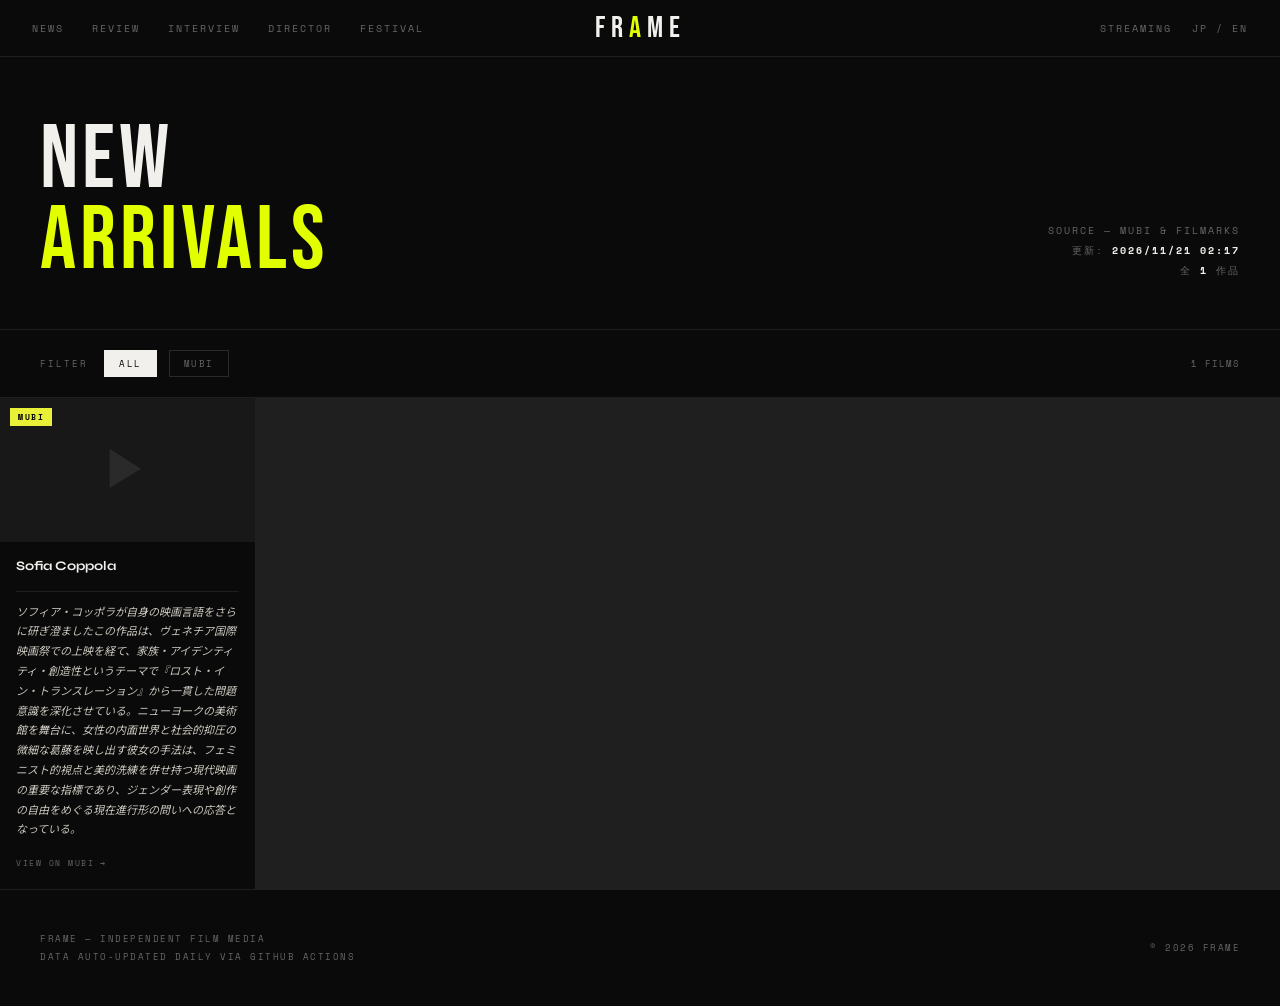
<file: streaming.html>
<!DOCTYPE html>
<html lang="ja">
<head>
<meta charset="UTF-8">
<meta name="viewport" content="width=device-width, initial-scale=1.0">
<title>FRAME — Streaming New Arrivals</title>
<style>
@import url('https://fonts.googleapis.com/css2?family=Bebas+Neue&family=Syne:wght@400;700;800&family=Noto+Sans+JP:wght@300;400;500;700;900&family=Space+Mono:wght@400;700&display=swap');

:root {
  --bg: #0a0a0a;
  --surface: #121212;
  --surface2: #181818;
  --border: #1f1f1f;
  --border2: #2a2a2a;
  --white: #f2f0ec;
  --offwhite: #c8c4bc;
  --gray: #666;
  --accent: #e2ff00;
  --accent2: #ff3300;
  --accent3: #00aaff;
  --mubi-color: #E8F037;
  --filmarks-color: #ff5a5f;
  --unext-color: #00c3e3;
}

* { margin: 0; padding: 0; box-sizing: border-box; }
html { scroll-behavior: smooth; }
body {
  background: var(--bg);
  color: var(--white);
  font-family: 'Noto Sans JP', sans-serif;
  -webkit-font-smoothing: antialiased;
  overflow-x: hidden;
}
a { text-decoration: none; color: inherit; }
img { display: block; width: 100%; height: 100%; object-fit: cover; }

/* ── HEADER ── */
.header {
  position: fixed;
  top: 0; left: 0; right: 0;
  z-index: 1000;
  background: var(--bg);
  border-bottom: 1px solid var(--border);
}
.header-inner {
  display: grid;
  grid-template-columns: 1fr auto 1fr;
  align-items: center;
  padding: 0 32px;
  height: 56px;
}
.header-nav {
  display: flex;
  gap: 28px;
}
.header-nav a {
  font-family: 'Space Mono', monospace;
  font-size: 10px;
  letter-spacing: 2px;
  color: var(--gray);
  transition: color 0.2s;
}
.header-nav a:hover, .header-nav a.active { color: var(--white); }
.site-logo {
  font-family: 'Bebas Neue', sans-serif;
  font-size: 30px;
  letter-spacing: 6px;
  text-align: center;
}
.site-logo span { color: var(--accent); }
.header-right {
  display: flex;
  justify-content: flex-end;
  align-items: center;
  gap: 20px;
}
.header-right a {
  font-family: 'Space Mono', monospace;
  font-size: 10px;
  letter-spacing: 2px;
  color: var(--gray);
  transition: color 0.2s;
}
.header-right a:hover { color: var(--white); }

/* ── PAGE HERO ── */
.page-hero {
  margin-top: 56px;
  padding: 64px 40px 48px;
  border-bottom: 1px solid var(--border);
  display: flex;
  align-items: flex-end;
  justify-content: space-between;
  gap: 24px;
}
.page-hero-title {
  font-family: 'Bebas Neue', sans-serif;
  font-size: clamp(48px, 7vw, 96px);
  letter-spacing: 4px;
  line-height: 0.9;
}
.page-hero-title em {
  color: var(--accent);
  font-style: normal;
}
.page-hero-meta {
  font-family: 'Space Mono', monospace;
  font-size: 10px;
  letter-spacing: 2px;
  color: var(--gray);
  text-align: right;
  line-height: 2;
}
.page-hero-meta strong { color: var(--white); }

/* ── FILTER BAR ── */
.filter-bar {
  display: flex;
  align-items: center;
  gap: 12px;
  padding: 20px 40px;
  border-bottom: 1px solid var(--border);
  flex-wrap: wrap;
}
.filter-label {
  font-family: 'Space Mono', monospace;
  font-size: 9px;
  letter-spacing: 2px;
  color: var(--gray);
  margin-right: 4px;
}
.filter-btn {
  font-family: 'Space Mono', monospace;
  font-size: 9px;
  letter-spacing: 1.5px;
  padding: 6px 14px;
  border: 1px solid var(--border2);
  background: transparent;
  color: var(--gray);
  cursor: pointer;
  transition: all 0.2s;
}
.filter-btn:hover { border-color: var(--white); color: var(--white); }
.filter-btn.active { background: var(--white); color: var(--bg); border-color: var(--white); }
.filter-btn.mubi.active     { background: var(--mubi-color); color: #000; border-color: var(--mubi-color); }
.filter-btn.filmarks.active { background: var(--filmarks-color); color: #fff; border-color: var(--filmarks-color); }
.filter-btn.unext.active    { background: var(--unext-color); color: #000; border-color: var(--unext-color); }
.filter-count {
  margin-left: auto;
  font-family: 'Space Mono', monospace;
  font-size: 9px;
  letter-spacing: 1px;
  color: var(--gray);
}

/* ── FILM GRID ── */
.film-grid {
  display: grid;
  grid-template-columns: repeat(auto-fill, minmax(240px, 1fr));
  gap: 1px;
  background: var(--border);
  padding: 0;
}

.film-card {
  background: var(--bg);
  display: flex;
  flex-direction: column;
  transition: background 0.2s;
  cursor: pointer;
}
.film-card:hover { background: var(--surface); }

.film-thumb {
  aspect-ratio: 16/9;
  background: var(--surface2);
  overflow: hidden;
  position: relative;
}
.film-thumb img {
  transition: transform 0.4s ease;
}
.film-card:hover .film-thumb img { transform: scale(1.03); }
.film-thumb-placeholder {
  width: 100%;
  height: 100%;
  display: flex;
  align-items: center;
  justify-content: center;
  font-family: 'Bebas Neue', sans-serif;
  font-size: 48px;
  letter-spacing: 4px;
  color: var(--border2);
}
.film-source-badge {
  position: absolute;
  top: 10px;
  left: 10px;
  font-family: 'Space Mono', monospace;
  font-size: 8px;
  letter-spacing: 1.5px;
  padding: 3px 8px;
  font-weight: 700;
}
.badge-mubi     { background: var(--mubi-color); color: #000; }
.badge-filmarks { background: var(--filmarks-color); color: #fff; }
.badge-unext    { background: var(--unext-color); color: #000; }

.film-info {
  padding: 16px 16px 20px;
  flex: 1;
  display: flex;
  flex-direction: column;
  gap: 6px;
}
.film-title {
  font-family: 'Syne', sans-serif;
  font-size: 13px;
  font-weight: 700;
  line-height: 1.3;
  color: var(--white);
}
.film-title-locale {
  font-family: 'Space Mono', monospace;
  font-size: 9px;
  color: var(--gray);
  letter-spacing: 0.5px;
}
.film-meta {
  margin-top: 4px;
  display: flex;
  flex-wrap: wrap;
  gap: 8px;
}
.film-meta-item {
  font-family: 'Space Mono', monospace;
  font-size: 8px;
  letter-spacing: 1px;
  color: var(--gray);
}
.film-meta-item strong { color: var(--offwhite); }
.film-synopsis {
  font-size: 11px;
  color: var(--gray);
  line-height: 1.6;
  margin-top: 4px;
  display: -webkit-box;
  -webkit-line-clamp: 2;
  -webkit-box-orient: vertical;
  overflow: hidden;
}
.film-comment {
  margin-top: 10px;
  padding-top: 10px;
  border-top: 1px solid var(--border);
  font-size: 11px;
  color: var(--offwhite);
  line-height: 1.8;
  font-style: italic;
}
.film-link {
  margin-top: auto;
  padding-top: 12px;
  font-family: 'Space Mono', monospace;
  font-size: 8px;
  letter-spacing: 1.5px;
  color: var(--gray);
  display: flex;
  align-items: center;
  gap: 6px;
  transition: color 0.2s;
}
.film-card:hover .film-link { color: var(--accent); }
.film-link::after { content: '→'; }

/* ── STATUS STATES ── */
.state-container {
  display: flex;
  flex-direction: column;
  align-items: center;
  justify-content: center;
  min-height: 50vh;
  gap: 16px;
  padding: 60px 40px;
}
.state-icon {
  font-family: 'Bebas Neue', sans-serif;
  font-size: 80px;
  letter-spacing: 4px;
  color: var(--border2);
}
.state-label {
  font-family: 'Space Mono', monospace;
  font-size: 10px;
  letter-spacing: 3px;
  color: var(--gray);
}
.state-sub {
  font-size: 12px;
  color: var(--gray);
  text-align: center;
  max-width: 400px;
  line-height: 1.8;
}

/* ── FOOTER ── */
.footer {
  padding: 40px;
  border-top: 1px solid var(--border);
  display: flex;
  justify-content: space-between;
  align-items: center;
  gap: 20px;
  flex-wrap: wrap;
}
.footer-note {
  font-family: 'Space Mono', monospace;
  font-size: 9px;
  letter-spacing: 1.5px;
  color: var(--gray);
  line-height: 2;
}

@media (max-width: 640px) {
  .header-inner { grid-template-columns: auto 1fr; padding: 0 16px; }
  .header-nav { display: none; }
  .header-right { display: none; }
  .page-hero { flex-direction: column; align-items: flex-start; padding: 40px 20px 32px; }
  .page-hero-meta { text-align: left; }
  .filter-bar { padding: 16px 20px; }
  .film-grid { grid-template-columns: repeat(auto-fill, minmax(160px, 1fr)); }
  .footer { padding: 24px 20px; flex-direction: column; align-items: flex-start; }
}
</style>
</head>
<body>

<!-- HEADER -->
<header class="header">
  <div class="header-inner">
    <nav class="header-nav">
      <a href="index.html">NEWS</a>
      <a href="#">REVIEW</a>
      <a href="#">INTERVIEW</a>
      <a href="#">DIRECTOR</a>
      <a href="#">FESTIVAL</a>
    </nav>
    <a href="index.html" class="site-logo">FR<span>A</span>ME</a>
    <div class="header-right">
      <a href="streaming.html" class="active">STREAMING</a>
      <a href="#">JP / EN</a>
    </div>
  </div>
</header>

<!-- PAGE HERO -->
<section class="page-hero">
  <div>
    <div class="page-hero-title">NEW<br><em>ARRIVALS</em></div>
  </div>
  <div class="page-hero-meta">
    <div>SOURCE — MUBI &amp; FILMARKS</div>
    <div>更新: <strong id="last-updated">—</strong></div>
    <div>全 <strong id="total-count">—</strong> 作品</div>
  </div>
</section>

<!-- FILTER BAR -->
<div class="filter-bar">
  <span class="filter-label">FILTER</span>
  <button class="filter-btn active" data-filter="all">ALL</button>
  <button class="filter-btn mubi" data-filter="MUBI">MUBI</button>
  <button class="filter-btn filmarks" data-filter="Filmarks" style="display:none">FILMARKS</button>
  <span class="filter-count" id="visible-count"></span>
</div>

<!-- FILM GRID -->
<main id="film-grid" class="film-grid"></main>

<!-- FOOTER -->
<footer class="footer">
  <div class="footer-note">
    FRAME — INDEPENDENT FILM MEDIA<br>
    DATA AUTO-UPDATED DAILY VIA GITHUB ACTIONS
  </div>
  <div class="footer-note" style="text-align:right;">
    © 2026 FRAME
  </div>
</footer>

<script>
(function () {
  const grid = document.getElementById('film-grid');
  const lastUpdatedEl = document.getElementById('last-updated');
  const totalCountEl = document.getElementById('total-count');
  const visibleCountEl = document.getElementById('visible-count');
  const filterBtns = document.querySelectorAll('.filter-btn');

  let allFilms = [];
  let currentFilter = 'all';

  // ── Render ──────────────────────────────────────────────────────────────────
  function renderFilms(films) {
    grid.innerHTML = '';

    if (films.length === 0) {
      grid.innerHTML = `
        <div class="state-container" style="grid-column:1/-1">
          <div class="state-icon">0</div>
          <div class="state-label">NO FILMS FOUND</div>
          <p class="state-sub">このフィルターに該当する作品はありません。</p>
        </div>`;
      visibleCountEl.textContent = '0 FILMS';
      return;
    }

    films.forEach(film => {
      const card = document.createElement('article');
      card.className = 'film-card';

      const source = film.source || 'MUBI';
      const badgeClass = source === 'Filmarks' ? 'badge-filmarks'
                       : source === 'U-NEXT'   ? 'badge-unext'
                       : 'badge-mubi';

      const thumbHtml = film.thumbnail
        ? `<img src="${escHtml(film.thumbnail)}" alt="${escHtml(film.title)}" loading="lazy">`
        : `<div class="film-thumb-placeholder">▶</div>`;

      const metaItems = [
        film.year ? `<span class="film-meta-item"><strong>${film.year}</strong></span>` : '',
        film.director ? `<span class="film-meta-item">DIR <strong>${escHtml(film.director)}</strong></span>` : '',
        film.country ? `<span class="film-meta-item">${escHtml(film.country)}</span>` : '',
        film.filmarks_score ? `<span class="film-meta-item">★ ${film.filmarks_score}</span>` : '',
        film.duration ? `<span class="film-meta-item">${film.duration}<small>min</small></span>` : '',
      ].filter(Boolean).join('');

      card.innerHTML = `
        <a href="${escHtml(film.url)}" target="_blank" rel="noopener noreferrer">
          <div class="film-thumb">
            ${thumbHtml}
            <span class="film-source-badge ${badgeClass}">${escHtml(source)}</span>
          </div>
          <div class="film-info">
            <div class="film-title">${escHtml(film.title)}</div>
            ${film.title_locale && film.title_locale !== film.title
              ? `<div class="film-title-locale">${escHtml(film.title_locale)}</div>` : ''}
            ${metaItems ? `<div class="film-meta">${metaItems}</div>` : ''}
            ${film.synopsis ? `<p class="film-synopsis">${escHtml(film.synopsis)}</p>` : ''}
            ${film.comment ? `<p class="film-comment">${escHtml(film.comment)}</p>` : ''}
            <div class="film-link">VIEW ON ${escHtml(source)}</div>
          </div>
        </a>`;

      grid.appendChild(card);
    });

    visibleCountEl.textContent = `${films.length} FILMS`;
  }

  function applyFilter() {
    const filtered = currentFilter === 'all'
      ? allFilms
      : allFilms.filter(f => f.source === currentFilter);
    renderFilms(filtered);
  }

  // ── Filter buttons ───────────────────────────────────────────────────────────
  filterBtns.forEach(btn => {
    btn.addEventListener('click', () => {
      filterBtns.forEach(b => b.classList.remove('active'));
      btn.classList.add('active');
      currentFilter = btn.dataset.filter;
      applyFilter();
    });
  });

  // ── Fetch data ───────────────────────────────────────────────────────────────
  function showLoading() {
    grid.innerHTML = `
      <div class="state-container" style="grid-column:1/-1">
        <div class="state-icon">▶</div>
        <div class="state-label">LOADING</div>
        <p class="state-sub">作品データを取得しています...</p>
      </div>`;
  }

  function showError() {
    grid.innerHTML = `
      <div class="state-container" style="grid-column:1/-1">
        <div class="state-icon">!</div>
        <div class="state-label">DATA NOT FOUND</div>
        <p class="state-sub">
          まだデータが取得されていません。<br>
          GitHub Actions を手動実行して<br>
          <code>data/films.json</code> を生成してください。
        </p>
      </div>`;
  }

  showLoading();

  fetch('./data/films.json')
    .then(res => {
      if (!res.ok) throw new Error(`HTTP ${res.status}`);
      return res.json();
    })
    .then(data => {
      allFilms = (Array.isArray(data) ? data : []).filter(f => f.source !== 'Filmarks');
      totalCountEl.textContent = allFilms.length;

      if (allFilms.length === 0) {
        showError();
        return;
      }

      // 最終更新日時
      const dates = allFilms.map(f => f.fetched_at).filter(Boolean).sort();
      if (dates.length) {
        const d = new Date(dates[dates.length - 1]);
        lastUpdatedEl.textContent = d.toLocaleString('ja-JP', {
          year: 'numeric', month: '2-digit', day: '2-digit',
          hour: '2-digit', minute: '2-digit',
        });
      }

      applyFilter();
    })
    .catch(err => {
      console.error('Failed to load films.json:', err);
      showError();
    });

  // ── Utility ─────────────────────────────────────────────────────────────────
  function escHtml(str) {
    if (!str) return '';
    return String(str)
      .replace(/&/g, '&amp;')
      .replace(/</g, '&lt;')
      .replace(/>/g, '&gt;')
      .replace(/"/g, '&quot;')
      .replace(/'/g, '&#39;');
  }
})();
</script>
</body>
</html>
</file>
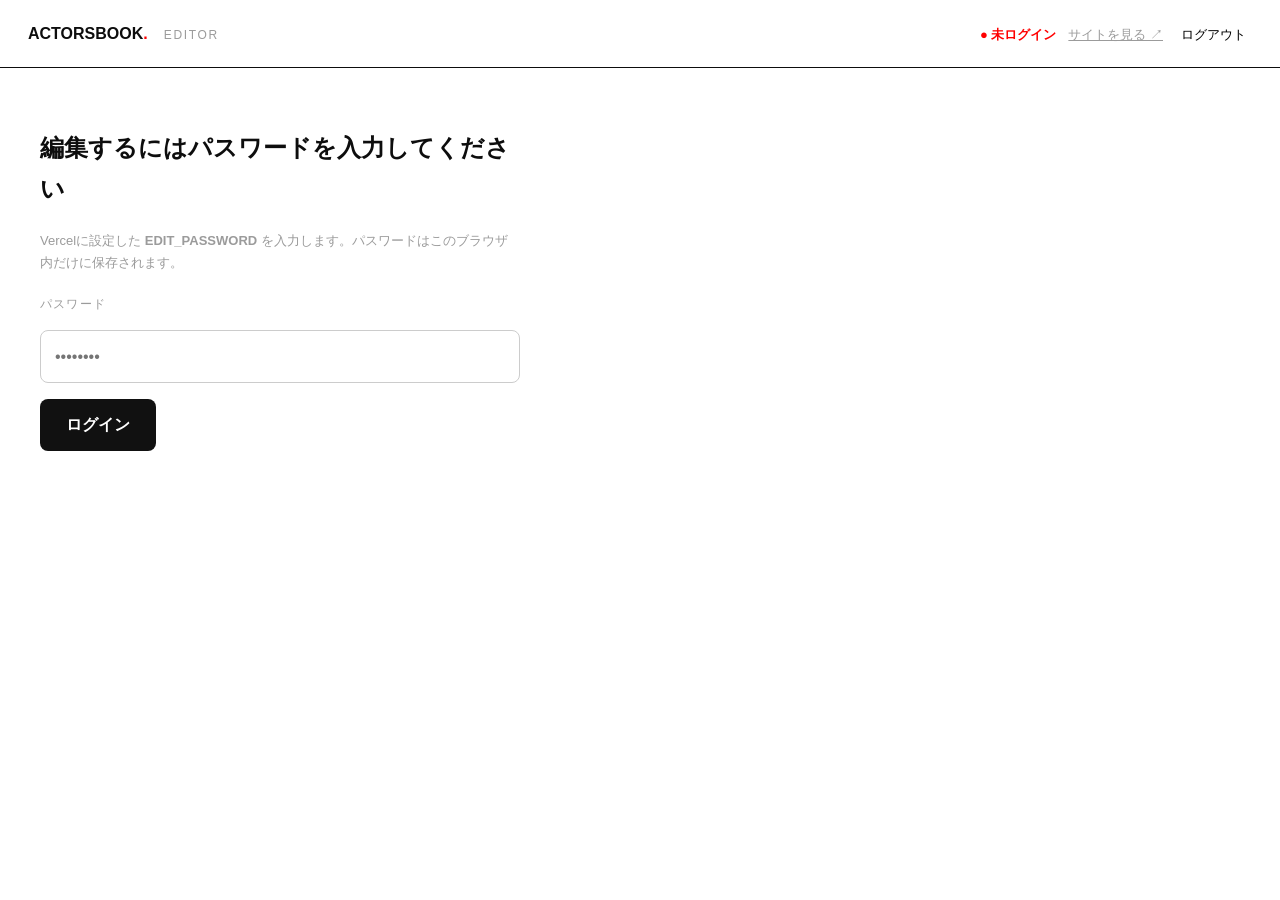
<file: news/admin.html>
<!DOCTYPE html>
<html lang="ja">
<head>
<meta charset="UTF-8">
<meta name="viewport" content="width=device-width, initial-scale=1.0">
<meta name="robots" content="noindex">
<title>Editor — actorsbookmag</title>
<style>
:root{--fg:#0d0d0d;--muted:#9b9b9b;--line:#e6e6e6;--red:#ff0000;--bg:#fff}
*{box-sizing:border-box}
body{margin:0;background:var(--bg);color:var(--fg);
 font-family:"Helvetica Neue",Arial,"Hiragino Kaku Gothic ProN","Hiragino Sans",Meiryo,sans-serif;line-height:1.7}
header{display:flex;align-items:baseline;gap:16px;padding:20px 28px;border-bottom:1px solid var(--fg)}
.brand{font-weight:800}.brand .dot{color:var(--red)}
header .tag{font-size:12px;letter-spacing:.14em;text-transform:uppercase;color:var(--muted)}
header .right{margin-left:auto;display:flex;gap:12px;align-items:center;font-size:13px}
.dotok{color:#1a9e4b;font-weight:700}.dotng{color:var(--red);font-weight:700}
main{display:grid;grid-template-columns:300px 1fr;gap:0;min-height:calc(100vh - 62px)}
aside{border-right:1px solid var(--line);padding:16px;overflow:auto}
aside h2{font-size:11px;letter-spacing:.14em;text-transform:uppercase;color:var(--muted);margin:6px 8px 12px}
.item{display:block;width:100%;text-align:left;border:0;background:none;padding:12px 10px;border-radius:8px;
 cursor:pointer;font:inherit;color:inherit;border-bottom:1px solid var(--line)}
.item:hover{background:#f6f6f6}
.item.sel{background:#111;color:#fff}
.item small{display:block;color:var(--muted);font-size:11px;letter-spacing:.08em}
.item.sel small{color:#bbb}
.st{font-weight:700}.st-pub{color:#1a9e4b}.st-draft{color:#c98a00}
.item.sel .st-pub{color:#7ee2a3}.item.sel .st-draft{color:#f0c86b}
.toggle{display:flex;align-items:center;gap:8px;font-size:14px;cursor:pointer;user-select:none}
.toggle input{width:18px;height:18px}
.newbtn{width:100%;margin-bottom:12px;padding:10px;border:1px dashed #bbb;background:none;border-radius:8px;cursor:pointer;font:inherit}
section.edit{padding:30px 40px;max-width:760px}
label{display:block;font-size:12px;letter-spacing:.1em;text-transform:uppercase;color:var(--muted);margin:20px 0 6px}
input[type=text],input[type=password],textarea,select{width:100%;padding:12px 14px;border:1px solid #ccc;border-radius:8px;
 font:inherit;background:#fff;color:var(--fg)}
textarea{min-height:220px;resize:vertical;line-height:1.9}
input[type=text].big{font-size:22px;font-weight:800;letter-spacing:-.01em}
.row2{display:flex;gap:16px}.row2>div{flex:1}
.bgprev{margin-top:10px;width:180px;aspect-ratio:4/5;object-fit:cover;background:#f0f0f0;border:1px solid var(--line);display:block}
.bar{position:sticky;bottom:0;background:#fff;border-top:1px solid var(--line);padding:16px 40px;display:flex;gap:16px;align-items:center;margin:30px -40px 0}
button.save{background:#111;color:#fff;border:0;border-radius:8px;padding:12px 26px;font:inherit;font-weight:700;cursor:pointer}
button.save:disabled{opacity:.4;cursor:default}
.pubbtn{border-radius:8px;padding:12px 22px;font:inherit;font-weight:700;cursor:pointer}
.pub{background:#1a9e4b;color:#fff;border:0}
.unpub{background:#fff;color:#c0392b;border:1px solid #e3b7b1}
.pubbtn:disabled{opacity:.4;cursor:default}
.sns{margin-top:26px;padding:20px;border:1px solid var(--line);border-radius:12px;background:#fafafa}
.snshd{font-weight:800;font-size:15px;margin-bottom:4px}
.snshd span{font-weight:400;font-size:12px;color:#999}
.snsbtns{display:flex;gap:12px;align-items:center;margin-top:14px;flex-wrap:wrap}
.snsbtn{border:0;border-radius:8px;padding:11px 20px;font:inherit;font-weight:700;cursor:pointer;color:#fff}
.snsbtn.x{background:#111}
.snsbtn.ig{background:linear-gradient(45deg,#f09433,#e6683c,#dc2743,#cc2366,#bc1888)}
.snsnote{font-size:11px;color:#999}
.assets{margin-top:18px;padding-top:16px;border-top:1px dashed var(--line)}
.ahd{font-size:13px;font-weight:700;color:#333;margin-bottom:8px}
.thumbs{display:flex;gap:8px;flex-wrap:wrap}
.thumbs a{position:relative;display:block}
.thumbs img{width:66px;aspect-ratio:4/5;object-fit:cover;border:1px solid var(--line);border-radius:4px;background:#eee}
.thumbs span{position:absolute;top:2px;left:2px;background:rgba(0,0,0,.7);color:#fff;font-size:10px;padding:1px 5px;border-radius:3px}
.dlbtn{display:inline-block;background:#111;color:#fff;padding:9px 18px;border-radius:8px;font-weight:700;font-size:13px}
.anote{margin-top:16px;font-size:12px;color:#999}
a.view{font-size:13px;color:var(--muted)}
.status{font-size:13px;color:var(--muted)}
.status.ok{color:#1a9e4b}.status.err{color:var(--red)}
.tokenbox{padding:40px;max-width:560px}
.tokenbox input{margin-top:10px}
.hint{font-size:13px;color:var(--muted);margin-top:8px}
.empty{padding:60px 40px;color:var(--muted)}
.slidelist{display:flex;flex-direction:column;gap:10px;margin-top:8px}
.slot{display:flex;gap:14px;align-items:center;border:1px solid var(--line);border-radius:10px;padding:10px}
.sthumb{width:64px;aspect-ratio:4/5;flex:none;border-radius:6px;overflow:hidden;background:#0a0a0a;display:flex;align-items:center;justify-content:center}
.sthumb img{width:100%;height:100%;object-fit:cover}
.sph{color:#888;font-size:11px}
.sinfo{flex:1;min-width:0}
.snum{font-size:11px;letter-spacing:.1em;color:var(--muted);text-transform:uppercase}
.stext{font-size:13px;color:#333;margin:2px 0 8px;overflow:hidden;white-space:nowrap;text-overflow:ellipsis}
.stextedit{width:100%;border:1px solid #ddd;border-radius:6px;padding:8px 10px;font:inherit;font-size:13px;line-height:1.55;resize:vertical;margin:3px 0 8px;background:#fff;color:var(--fg);min-height:44px}
.thumbs a{cursor:zoom-in}
.lightbox{position:fixed;inset:0;background:rgba(0,0,0,.86);display:none;align-items:center;justify-content:center;z-index:1000}
.lightbox .lbinner{display:flex;flex-direction:column;align-items:center;gap:14px;max-width:92vw;max-height:92vh}
.lightbox img{max-width:90vw;max-height:80vh;object-fit:contain;border-radius:6px;box-shadow:0 10px 60px rgba(0,0,0,.6)}
.lightbox .lbbar{display:flex;gap:12px;align-items:center}
.lightbox .lbdl{background:#fff;color:#111;padding:9px 16px;border-radius:8px;font-weight:700;font-size:13px;text-decoration:none}
.lightbox .lbclose{background:none;border:1px solid #666;color:#fff;padding:9px 16px;border-radius:8px;font:inherit;font-size:13px;cursor:pointer}
.lightbox .lbnav{background:rgba(255,255,255,.15);border:0;color:#fff;font-size:22px;width:44px;height:44px;border-radius:50%;cursor:pointer}
.sact{display:flex;gap:8px;align-items:center}
.sbtn{display:inline-block;background:#111;color:#fff;padding:6px 12px;border-radius:6px;font-size:12px;font-weight:700;cursor:pointer}
.sclear{background:none;border:1px solid #ddd;border-radius:6px;padding:6px 12px;font-size:12px;cursor:pointer;color:#c0392b}
</style>
</head>
<body>
<header>
  <span class="brand">ACTORSBOOK<span class="dot">.</span></span>
  <span class="tag">Editor</span>
  <div class="right">
    <span id="conn"></span>
    <a class="view" href="/news/" target="_blank">サイトを見る ↗</a>
    <button id="logout" class="view" style="border:0;background:none;cursor:pointer">ログアウト</button>
  </div>
</header>

<div id="app"></div>

<script>
const app=document.getElementById("app");
let NEWS=[], sel=null, pendingFile=null, pendingURL=null, pendingSlides={};

// ---- Canvasでニュースサムネを"その場で"合成（画像+黒スモーク+見出し）----
function _coverDraw(ctx,im,W,H){
  const ir=im.width/im.height, dr=W/H; let w,h,x,y;
  if(ir>dr){h=H;w=H*ir;x=(W-w)/2;y=0;} else {w=W;h=W/ir;x=0;y=(H-h)/2;}
  ctx.drawImage(im,x,y,w,h);
}
function _wrapCanvas(ctx,text,maxW){
  const lines=[]; let cur="";
  for(const ch of (text||"")){ const t=cur+ch; if(ctx.measureText(t).width>maxW && cur){lines.push(cur);cur=ch;} else cur=t; }
  if(cur)lines.push(cur); return lines.slice(0,5);
}
function currentThumbSrc(){
  if(pendingURL) return pendingURL;
  const url=(document.getElementById("f_url")||{}).value||"";
  if(url) return url;
  return (NEWS[sel]||{}).background||"";
}
// カテゴリ由来の巨大ゴースト・ワードマーク（黒背景時の"透かし"。Pillow版(make_assets.py)と一致）
const GHOST={"映画":["CINE","PHILE"],"本・書店":["BIBLIO","PHILE"],"ストリート":["STREET"],"ファッション":["MODE"]};
function _pillCanvas(ctx,x,y,text,fontPx){
  ctx.textBaseline="top";
  ctx.font="700 "+fontPx+"px 'Hiragino Kaku Gothic ProN','Hiragino Sans',sans-serif";
  const padx=20,pady=10, tw=ctx.measureText(text).width, w=tw+padx*2, h=fontPx+pady*2;
  ctx.fillStyle="#ff3c3c";
  if(ctx.roundRect){ctx.beginPath();ctx.roundRect(x,y,w,h,h/2);ctx.fill();} else {ctx.fillRect(x,y,w,h);}
  ctx.fillStyle="#fff"; ctx.fillText(text,x+padx,y+pady);
  return x+w;
}
function _ghostCanvas(ctx,cat){
  const words=(GHOST[cat]||["CINE","PHILE"]).slice(0,2);
  ctx.fillStyle="#1a1a1a"; ctx.textBaseline="top";
  ctx.font="900 189px 'Helvetica Neue',Arial,sans-serif";
  let y=230; words.forEach(w=>{ctx.fillText(w,65,y); y+=162;});
}
function drawThumb(){
  const c=document.getElementById("bgprev"); if(!c||!c.getContext) return;
  const ctx=c.getContext("2d"); const W=1080,H=1350;
  const head=(document.getElementById("f_head")||{}).value||"";
  const dek=(document.getElementById("f_dek")||{}).value||"";
  const cat=(document.getElementById("f_cat")||{}).value||"映画";
  const overlay=(hasPhoto)=>{
    if(hasPhoto){
      ctx.fillStyle="rgba(0,0,0,0.30)"; ctx.fillRect(0,0,W,H);
      const g=ctx.createLinearGradient(0,H*0.42,0,H); g.addColorStop(0,"rgba(0,0,0,0)"); g.addColorStop(1,"rgba(0,0,0,0.92)"); ctx.fillStyle=g; ctx.fillRect(0,0,W,H);
    } else { _ghostCanvas(ctx,cat); }
    ctx.textBaseline="top";
    ctx.fillStyle="#fff"; ctx.font="900 44px 'Helvetica Neue',Arial,sans-serif"; ctx.fillText("ACTORSBOOK",71,56);
    _pillCanvas(ctx,71,120,cat,25);
    ctx.fillStyle="#fff"; ctx.font="800 80px 'Hiragino Kaku Gothic ProN','Hiragino Sans',sans-serif";
    const lines=_wrapCanvas(ctx,head,W-142); const lh=95;
    let y=H-Math.round(H*0.085)-lh*lines.length-(dek?54:0);
    lines.forEach(l=>{ctx.fillText(l,71,y);y+=lh;});
    if(dek){ctx.fillStyle="#c6c6c6"; ctx.font="400 31px 'Hiragino Kaku Gothic ProN','Hiragino Sans',sans-serif"; ctx.fillText(dek.slice(0,30),71,y+12);}
    ctx.fillStyle="#ff3c3c"; ctx.fillRect(0,H-14,W,14);
  };
  ctx.clearRect(0,0,W,H); ctx.fillStyle="#0a0a0a"; ctx.fillRect(0,0,W,H);
  const src=currentThumbSrc();
  if(src){
    const im=new Image(); im.crossOrigin="anonymous";
    im.onload=()=>{ctx.fillStyle="#0a0a0a";ctx.fillRect(0,0,W,H);_coverDraw(ctx,im,W,H);overlay(true);};
    im.onerror=()=>overlay(false); im.src=src;
  } else overlay(false);
}

// ---- utils ----
const esc=s=>(s||"").replace(/[&<>"]/g,c=>({'&':'&amp;','<':'&lt;','>':'&gt;','"':'&quot;'}[c]));
const pw=()=>sessionStorage.getItem("edit_pw")||localStorage.getItem("edit_pw")||"";
function u8ToB64(u8){let s="";const c=0x8000;for(let i=0;i<u8.length;i+=c)s+=String.fromCharCode.apply(null,u8.subarray(i,i+c));return btoa(s);}
function fmtDate(iso){try{const d=new Date(iso);return `${d.getFullYear()}.${String(d.getMonth()+1).padStart(2,'0')}.${String(d.getDate()).padStart(2,'0')}`;}catch(e){return "";}}

const SITE="https://actorsbookmag.vercel.app";
// X用テキストの自動生成（見出し+リード+リンク+ハッシュタグ3つ）
function genX(a){
  const url=SITE+"/news/article.html?id="+a.id;
  const tags=(a.hashtags||[]).slice(0,3).join(" ");
  let t=(a.headline||"");
  if(a.dek) t+="\n\n"+a.dek;
  t+="\n\n▶ "+url;
  if(tags) t+="\n"+tags;
  return t;
}
// Instagram用テキスト（キャプション長め・ハッシュタグ多め。リンクはプロフィール誘導）
function genIG(a){
  const base=(a.hashtags||[]).map(t=>t).join(" ");
  const extra="#映画 #インディペンデント映画 #ミニシアター #cinema #film";
  return [a.headline||"", a.dek||"", "▶ 記事はプロフィールのリンクから", (base+" "+extra).trim()].filter(Boolean).join("\n\n");
}

function renderConn(){
  document.getElementById("conn").innerHTML = pw()
    ? '<span class="dotok">● ログイン中</span>' : '<span class="dotng">● 未ログイン</span>';
}

// ---- パスワードゲート ----
function passwordGate(){
  renderConn();
  app.innerHTML=`<div class="tokenbox">
    <h2>編集するにはパスワードを入力してください</h2>
    <p class="hint">Vercelに設定した <b>EDIT_PASSWORD</b> を入力します。パスワードはこのブラウザ内だけに保存されます。</p>
    <label>パスワード</label>
    <input id="pw" type="password" placeholder="••••••••">
    <p style="margin-top:16px"><button class="save" id="savepw">ログイン</button>
      <span class="status" id="pwstatus" style="margin-left:12px"></span></p>
  </div>`;
  const go=()=>{const v=document.getElementById("pw").value;if(!v){return;}localStorage.setItem("edit_pw",v);boot();};
  document.getElementById("savepw").onclick=go;
  document.getElementById("pw").addEventListener("keydown",e=>{if(e.key==="Enter")go();});
}

// ---- 一覧 + 編集 ----
function shell(){
  app.innerHTML=`<main>
    <aside>
      <h2>記事</h2>
      <button class="newbtn" id="new">＋ 新規記事</button>
      <div id="list"></div>
    </aside>
    <section class="edit" id="editor"><div class="empty">左の一覧から記事を選んでください。</div></section>
  </main>`;
  document.getElementById("new").onclick=newArticle;
  renderList();
}
function renderList(){
  const el=document.getElementById("list");
  el.innerHTML=NEWS.map((a,i)=>{
    const isPub=a.status!=='draft';
    const badge=isPub?'<span class="st st-pub">● 公開</span>':'<span class="st st-draft">○ 下書き</span>';
    return `<button class="item ${sel===i?'sel':''}" data-i="${i}">
     ${esc(a.headline||'(無題)')}<small>${badge}　${esc(a.category||'映画')}</small></button>`;}).join("");
  [...el.querySelectorAll(".item")].forEach(b=>b.onclick=()=>{sel=+b.dataset.i;pendingFile=null;pendingSlides={};renderList();renderEditor();});
}
// 本文段落ごとのスライド画像UI。pendingSlides[i]=新規アップロード, NEWS[sel].slide_images[i]=保存済みパス
function renderSlides(){
  const wrap=document.getElementById("slideList"); if(!wrap) return;
  const body=(document.getElementById("f_body")||{}).value||"";
  const paras=body.split(/\n\n+/).map(s=>s.trim()).filter(Boolean);
  const cur=(NEWS[sel]&&NEWS[sel].slide_images)||[];
  if(!paras.length){ wrap.innerHTML='<p class="anote">本文を入力すると、段落ごとのスライドがここに並びます。</p>'; return; }
  const texts=(NEWS[sel]&&NEWS[sel].slide_texts)||[];
  wrap.innerHTML=paras.map((p,i)=>{
    const has=pendingSlides[i]?pendingSlides[i].url:(cur[i]||"");
    const ov=texts[i]||"";
    const ph=`本文から自動：${p.slice(0,36)}${p.length>36?'…':''}`;
    return `<div class="slot">
      <div class="sthumb">${has?`<img src="${esc(has)}" alt="">`:'<span class="sph">白地</span>'}</div>
      <div class="sinfo">
        <div class="snum">スライド ${i+2}</div>
        <textarea class="stextedit" data-i="${i}" rows="2" placeholder="${esc(ph)}">${esc(ov)}</textarea>
        <div class="sact">
          <label class="sbtn">画像を選ぶ<input type="file" accept="image/*" class="sfile" data-i="${i}" hidden></label>
          ${has?`<button type="button" class="sclear" data-i="${i}">クリア</button>`:''}
        </div>
      </div>
    </div>`;}).join("");
  wrap.querySelectorAll(".stextedit").forEach(t=>t.oninput=()=>{
    const i=+t.dataset.i; const arr=(NEWS[sel].slide_texts=NEWS[sel].slide_texts||[]);
    while(arr.length<=i) arr.push(""); arr[i]=t.value;
  });
  wrap.querySelectorAll(".sfile").forEach(inp=>inp.onchange=()=>{
    const i=+inp.dataset.i, f=inp.files[0]; if(!f) return;
    if(pendingSlides[i]&&pendingSlides[i].url) URL.revokeObjectURL(pendingSlides[i].url);
    pendingSlides[i]={file:f,url:URL.createObjectURL(f)}; renderSlides();
  });
  wrap.querySelectorAll(".sclear").forEach(b=>b.onclick=()=>{
    const i=+b.dataset.i;
    if(pendingSlides[i]){ if(pendingSlides[i].url)URL.revokeObjectURL(pendingSlides[i].url); delete pendingSlides[i]; }
    if(NEWS[sel].slide_images && NEWS[sel].slide_images[i]) NEWS[sel].slide_images[i]="";
    renderSlides();
  });
}

// カルーセル画像のライトボックス（クリックで拡大プレビュー＋前後送り＋ダウンロード）
let lbList=[], lbIdx=0;
function showLightbox(){
  let lb=document.getElementById("lightbox");
  if(!lb){ lb=document.createElement("div"); lb.id="lightbox"; lb.className="lightbox";
    document.body.appendChild(lb);
    lb.addEventListener("click",e=>{ if(e.target===lb) lb.style.display="none"; }); }
  const u=lbList[lbIdx]||"", many=lbList.length>1;
  lb.innerHTML=`
    ${many?'<button class="lbnav" data-d="-1">‹</button>':''}
    <div class="lbinner">
      <img src="${esc(u)}" alt="">
      <div class="lbbar">
        <span style="color:#aaa;font-size:12px">${lbIdx+1} / ${lbList.length}</span>
        <a class="lbdl" href="${esc(u)}" download>⬇ ダウンロード</a>
        <button class="lbclose">閉じる ✕</button>
      </div>
    </div>
    ${many?'<button class="lbnav" data-d="1">›</button>':''}`;
  lb.style.display="flex";
  lb.querySelector(".lbclose").onclick=()=>lb.style.display="none";
  lb.querySelectorAll(".lbnav").forEach(b=>b.onclick=()=>{ lbIdx=(lbIdx+ +b.dataset.d + lbList.length)%lbList.length; showLightbox(); });
}
document.addEventListener("keydown",e=>{
  const lb=document.getElementById("lightbox"); if(!lb||lb.style.display!=="flex") return;
  if(e.key==="Escape") lb.style.display="none";
  else if(e.key==="ArrowLeft" && lbList.length>1){ lbIdx=(lbIdx-1+lbList.length)%lbList.length; showLightbox(); }
  else if(e.key==="ArrowRight" && lbList.length>1){ lbIdx=(lbIdx+1)%lbList.length; showLightbox(); }
});

function renderEditor(){
  if(sel==null)return;
  const a=NEWS[sel];
  const isPub=a.status!=='draft';
  document.getElementById("editor").innerHTML=`
    <label>見出し（タイトル）</label>
    <input id="f_head" class="big" type="text" value="${esc(a.headline||'')}">
    <div class="row2">
      <div><label>カテゴリ</label>
        <select id="f_cat">${["映画","本・書店","ストリート","ファッション"].map(c=>`<option ${a.category===c?'selected':''}>${c}</option>`).join("")}</select></div>
      <div><label>リード（サブ見出し）</label>
        <input id="f_dek" type="text" value="${esc(a.dek||'')}"></div>
    </div>
    <label>本文</label>
    <textarea id="f_body">${esc(a.body||'')}</textarea>
    <label>Xの引用（ツイートURLを改行区切りで貼る）<span style="text-transform:none;letter-spacing:0;color:#999"> — 記事末に本物のツイートが埋め込まれます</span></label>
    <textarea id="f_embeds" style="min-height:64px" placeholder="https://x.com/.../status/...">${esc((a.embeds||[]).join("\n"))}</textarea>
    <label>サムネイル画像 <span style="text-transform:none;letter-spacing:0;color:#999">— 登録すると右にニュースサムネが即生成されます</span></label>
    <div style="display:flex;gap:20px;align-items:flex-start">
      <canvas class="bgprev" id="bgprev" width="1080" height="1350"></canvas>
      <div style="flex:1">
        <label>画像をアップロード</label><input id="f_file" type="file" accept="image/*">
        <label style="margin-top:14px">または画像URL</label>
        <input id="f_url" type="text" value="${esc((a.background||'').startsWith('http')?a.background:'')}" placeholder="https://...">
        <p class="anote" style="margin-top:12px">見出しを変えると合成も即更新。保存でこのサムネが記事に使われます。</p>
      </div>
    </div>

    <label>カルーセルのスライド <span style="text-transform:none;letter-spacing:0;color:#999">— 各スライドに写真＋テキスト。テキストは空欄なら本文から自動／書けば上書き。公開時に合成</span></label>
    <div id="slideList" class="slidelist"></div>

    <div class="sns">
      <div class="snshd">SNS投稿テキスト<span>（自動生成・そのまま手直しOK）</span></div>
      <label>X（旧Twitter）</label>
      <textarea id="f_xtext" style="min-height:100px">${esc(a.x_text!=null?a.x_text:genX(a))}</textarea>
      <label>Instagram <span style="text-transform:none;letter-spacing:0;color:#999">— サムネイル画像と一緒に投稿されます</span></label>
      <textarea id="f_igtext" style="min-height:120px">${esc(a.ig_text!=null?a.ig_text:genIG(a))}</textarea>
      <div class="snsbtns">
        <button class="snsbtn x" id="postx">Xに投稿</button>
        <button class="snsbtn ig" id="postig">Instagramに投稿</button>
        <span class="snsnote">Xは投稿画面が開きます</span>
      </div>
      ${a.assets ? `
      <div class="assets">
        <div class="ahd">📸 Instagramカルーセル（${a.assets.carousel.length}枚）— 画像を保存して投稿</div>
        <div class="thumbs">${a.assets.carousel.map((u,i)=>`<a href="${esc(u)}" class="thumbimg" data-idx="${i}" title="${i+1}枚目（クリックで拡大）"><img src="${esc(u)}" alt=""><span>${i+1}</span></a>`).join("")}</div>
        <div class="ahd" style="margin-top:14px">🎬 TikTok / Reels 動画（縦型）</div>
        <a class="dlbtn" href="${esc(a.assets.video)}" download target="_blank">▽ 動画をダウンロード</a>
      </div>` : `<div class="anote">※ カルーセル画像・動画は「公開」後に自動生成され、ここに並びます</div>`}
    </div>

    <div class="bar">
      <button class="save" id="save">保存</button>
      ${isPub
        ? '<button class="pubbtn unpub" id="pubtoggle">非公開にする</button>'
        : '<button class="pubbtn pub" id="pubtoggle">公開する</button>'}
      <a class="view" href="/news/article.html?id=${encodeURIComponent(a.id)}" target="_blank">プレビュー ↗</a>
      <span class="status" id="status"></span>
    </div>`;
  const fileEl=document.getElementById("f_file");
  fileEl.onchange=()=>{pendingFile=fileEl.files[0]||null;
    if(pendingURL){URL.revokeObjectURL(pendingURL);pendingURL=null;}
    if(pendingFile){pendingURL=URL.createObjectURL(pendingFile);}
    drawThumb();};
  const uh=document.getElementById("f_url"); if(uh) uh.oninput=()=>drawThumb();
  const hh=document.getElementById("f_head"); if(hh) hh.oninput=()=>drawThumb();
  const dh=document.getElementById("f_dek"); if(dh) dh.oninput=()=>drawThumb();
  const ch=document.getElementById("f_cat"); if(ch) ch.onchange=()=>drawThumb();
  drawThumb();  // 初期表示
  const bh=document.getElementById("f_body"); if(bh) bh.oninput=()=>renderSlides();
  renderSlides();  // スライド画像一覧の初期表示
  document.getElementById("save").onclick=()=>save();               // 状態は変えず保存
  document.getElementById("pubtoggle").onclick=()=>save(isPub?"draft":"published"); // 公開/非公開の切替
  document.getElementById("postx").onclick=()=>postSNS("x");
  document.getElementById("postig").onclick=()=>postSNS("instagram");
  // カルーセルのサムネ→クリックで拡大プレビュー
  const carousel=(a.assets&&a.assets.carousel)||[];
  document.querySelectorAll(".thumbimg").forEach(el=>el.onclick=(e)=>{e.preventDefault(); lbList=carousel; lbIdx=+el.dataset.idx; showLightbox();});
}
function newArticle(){
  const id="post-"+Math.random().toString(36).slice(2,10)+"-"+Date.now();
  NEWS.unshift({id,headline:"（新規記事）",dek:"",body:"",category:"映画",hashtags:[],
    source:"actorsbookmag original",source_url:"",thumbnail:"",background:"",status:"draft",published_at:new Date().toISOString()});
  sel=0;pendingFile=null;pendingSlides={};renderList();renderEditor();
}

async function save(statusOverride){
  const setStatus=(m,cls)=>{const e=document.getElementById("status");if(e){e.className="status "+(cls||"");e.textContent=m;}};
  if(!pw()){passwordGate();return;}
  const btn=document.getElementById("save"); if(btn) btn.disabled=true;
  setStatus("保存中…");
  try{
    const a={...NEWS[sel]};
    a.headline=document.getElementById("f_head").value.trim();
    a.dek=document.getElementById("f_dek").value.trim();
    a.body=document.getElementById("f_body").value;
    a.category=document.getElementById("f_cat").value;
    const _xt=document.getElementById("f_xtext"); if(_xt) a.x_text=_xt.value;
    const _igt=document.getElementById("f_igtext"); if(_igt) a.ig_text=_igt.value;
    const _emb=document.getElementById("f_embeds"); if(_emb) a.embeds=_emb.value.split("\n").map(s=>s.trim()).filter(Boolean);
    if(statusOverride) a.status=statusOverride;   // ボタンで明示切替。無ければ現状維持
    const url=document.getElementById("f_url").value.trim();

    let image=null;
    if(pendingFile){
      setStatus("画像を読み込み中…");
      const buf=new Uint8Array(await pendingFile.arrayBuffer());
      const ext=(pendingFile.name.split(".").pop()||"jpg");
      image={ext, dataB64:u8ToB64(buf)};
    } else if(url){ a.background=url; }

    // その場合成したニュースサムネ(Canvas)をJPEGで書き出し→thumbnailとして保存
    let thumb=null;
    const cv=document.getElementById("bgprev");
    if(cv&&cv.getContext){ try{ thumb=cv.toDataURL("image/jpeg",0.9).split(",")[1]; }catch(e){} }

    // カルーセルのスライド本文（空欄=本文から自動。テキストはJSONに保存されるだけ）
    const stArr=(NEWS[sel].slide_texts||[]).slice();
    document.querySelectorAll('#slideList .stextedit').forEach(t=>{
      const i=+t.dataset.i; while(stArr.length<=i) stArr.push(""); stArr[i]=t.value.trim();
    });
    a.slide_texts=stArr;
    // カルーセルのスライド画像（新規アップロード分をまとめる／既存の割り当ては維持）
    a.slide_images=(NEWS[sel].slide_images||[]).slice();
    const slidesPayload=[];
    for(const k of Object.keys(pendingSlides)){
      const i=+k, f=pendingSlides[i]&&pendingSlides[i].file; if(!f) continue;
      const b=new Uint8Array(await f.arrayBuffer());
      slidesPayload.push({idx:i, ext:(f.name.split('.').pop()||'jpg'), dataB64:u8ToB64(b)});
    }

    setStatus("保存中…");
    const resp=await fetch("/api/save",{method:"POST",headers:{"Content-Type":"application/json"},
      body:JSON.stringify({password:pw(), record:a, image, thumb, slides:slidesPayload})});
    let data={}; try{data=await resp.json();}catch(e){}
    if(!resp.ok){
      if(resp.status===401){ setStatus("⚠ パスワードが違います。ログアウトして入れ直してください。","err"); }
      else{ setStatus("⚠ "+(data.error||("失敗 "+resp.status)),"err"); }
      if(btn) btn.disabled=false; return false;
    }
    if(data.background) a.background=data.background;
    if(data.slide_images) a.slide_images=data.slide_images;
    NEWS[sel]=a; pendingFile=null;
    Object.values(pendingSlides).forEach(s=>{if(s&&s.url)URL.revokeObjectURL(s.url);}); pendingSlides={};
    renderList(); renderEditor();  // 再描画でボタンが公開⇄非公開に切替わる
    setStatus(
      statusOverride==="published" ? "✓ 公開しました。1分ほどで反映されます。"
      : statusOverride==="draft"   ? "✓ 非公開にしました。1分ほどで反映されます。"
      : "✓ 保存しました。1分ほどで反映されます。", "ok");
    return true;
  }catch(e){ setStatus("⚠ "+e.message,"err"); if(btn) btn.disabled=false; return false; }
}


// SNS投稿ボタン
function postSNS(target){
  const xt=(document.getElementById("f_xtext")||{}).value||"";
  const igt=(document.getElementById("f_igtext")||{}).value||"";
  if(target==="x"){
    // Xは投稿インテントで即・投稿画面へ（キー不要）。※画像添付はAPI連携後に対応
    window.open("https://x.com/intent/post?text="+encodeURIComponent(xt), "_blank", "noopener");
  }else{
    // InstagramはAPI/アプリが必須。今はキャプションをコピーして手動投稿を案内
    if(navigator.clipboard) navigator.clipboard.writeText(igt);
    alert("Instagramのキャプションをコピーしました。\n\nサムネイル画像を保存 → Instagramアプリで画像を選び、キャプションを貼り付けて投稿してください。\n（画像つきの自動投稿は、Instagram APIキー設定後に有効化します）");
  }
}

// ---- 起動 ----
async function boot(){
  renderConn();
  try{
    const r=await fetch("/data/news.json",{cache:"no-store"});
    NEWS=await r.json();
  }catch(e){ NEWS=[]; }
  shell();
}
document.getElementById("logout").onclick=()=>{localStorage.removeItem("edit_pw");sessionStorage.removeItem("edit_pw");passwordGate();};
if(pw()) boot(); else passwordGate();
</script>
</body>
</html>
</file>
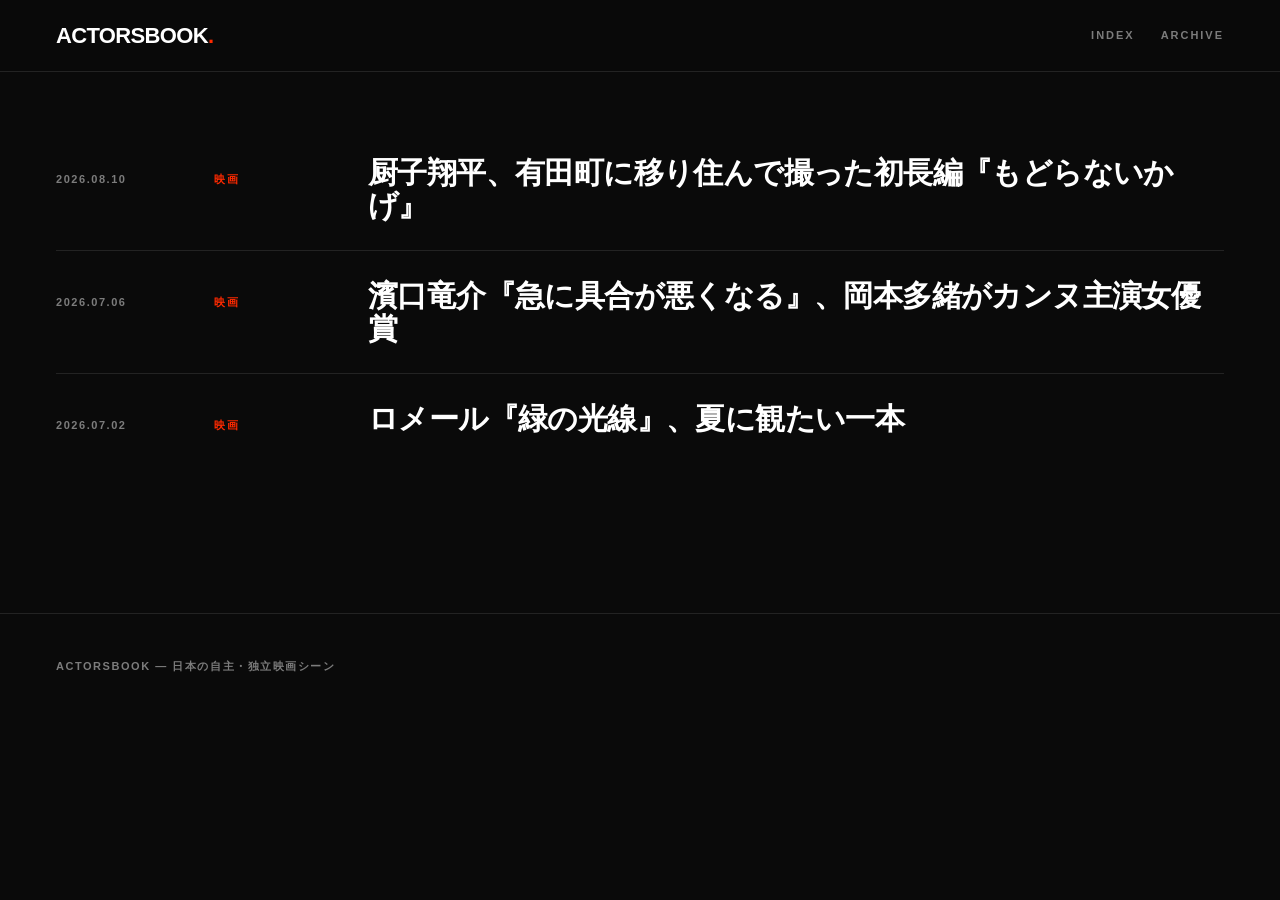
<file: news/archive.html>
<!DOCTYPE html>
<html lang="ja">
<head>
<meta charset="UTF-8">
<meta name="viewport" content="width=device-width, initial-scale=1.0">
<title>Archive — actorsbookmag</title>
<link rel="stylesheet" href="/news/style.css">
</head>
<body>
<header class="site"><div class="wrap"><div class="inner">
  <a class="brand" href="/news/">ACTORSBOOK<span class="dot">.</span></a>
  <nav>
    <a href="/news/">Index</a>
    <a href="/news/archive.html">Archive</a>
  </nav>
</div></div></header>

<main class="wrap">
  <section class="archive" id="list"><p class="empty">読み込み中…</p></section>
</main>

<footer class="site"><div class="wrap">ACTORSBOOK — 日本の自主・独立映画シーン</div></footer>

<script>
function esc(s){return (s||"").replace(/[&<>"]/g,c=>({'&':'&amp;','<':'&lt;','>':'&gt;','"':'&quot;'}[c]));}
function fmtDate(iso){try{const d=new Date(iso);return `${d.getFullYear()}.${String(d.getMonth()+1).padStart(2,'0')}.${String(d.getDate()).padStart(2,'0')}`;}catch(e){return "";}}
fetch('/data/news.json').then(r=>r.json()).then(all=>{
  const news=all.filter(a=>a.status!=='draft');  // 公開のみ
  const el=document.getElementById('list');
  if(!news.length){el.innerHTML='<p class="empty">記事はまだありません。</p>';return;}
  el.innerHTML=news.map(a=>`
    <a class="arow" href="/news/article.html?id=${encodeURIComponent(a.id)}">
      <span class="adate">${fmtDate(a.published_at)}</span>
      <span class="acat">${esc(a.category||'映画')}</span>
      <h3>${esc(a.headline)}</h3>
    </a>`).join('');
}).catch(e=>{document.getElementById('list').innerHTML='<p class="empty">読み込みに失敗しました。</p>';});
</script>
</body>
</html>
</file>
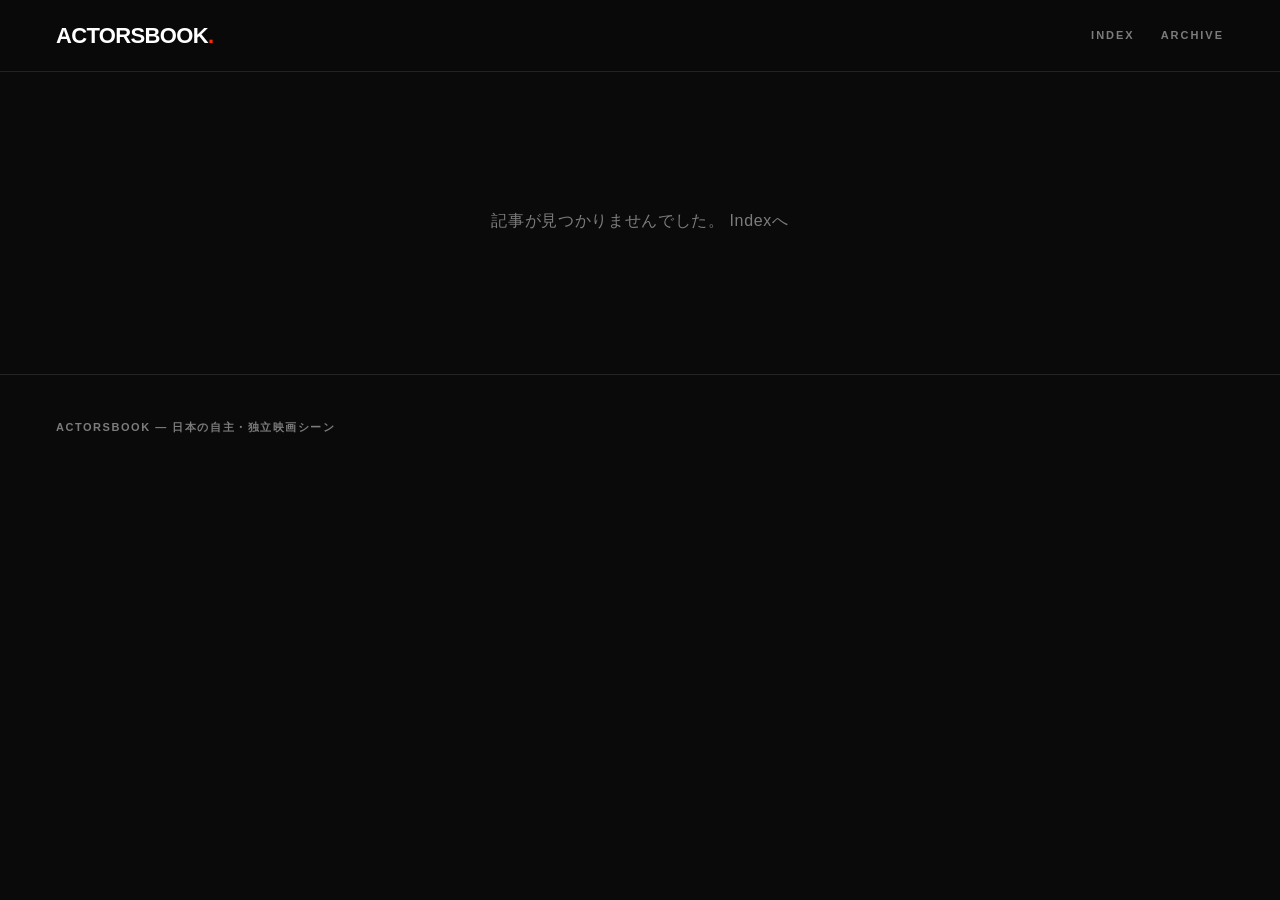
<file: news/article.html>
<!DOCTYPE html>
<html lang="ja">
<head>
<meta charset="UTF-8">
<meta name="viewport" content="width=device-width, initial-scale=1.0">
<title>actorsbookmag</title>
<link rel="stylesheet" href="/news/style.css">
<script async src="https://platform.twitter.com/widgets.js" charset="utf-8"></script>
</head>
<body>
<header class="site"><div class="wrap"><div class="inner">
  <a class="brand" href="/news/">ACTORSBOOK<span class="dot">.</span></a>
  <nav>
    <a href="/news/">Index</a>
    <a href="/news/archive.html">Archive</a>
  </nav>
</div></div></header>

<div id="hero"></div>
<main class="reading"><div id="post"><p class="empty">読み込み中…</p></div></main>

<footer class="site"><div class="wrap">ACTORSBOOK — 日本の自主・独立映画シーン</div></footer>

<script>
function esc(s){return (s||"").replace(/[&<>"]/g,c=>({'&':'&amp;','<':'&lt;','>':'&gt;','"':'&quot;'}[c]));}
function fmtDate(iso){try{const d=new Date(iso);return `${d.getFullYear()}.${String(d.getMonth()+1).padStart(2,'0')}.${String(d.getDate()).padStart(2,'0')}`;}catch(e){return "";}}
const id=new URLSearchParams(location.search).get('id');
fetch('/data/news.json').then(r=>r.json()).then(news=>{
  const post=document.getElementById('post');
  const a=news.find(x=>x.id===id);
  if(!a){post.innerHTML='<p class="empty">記事が見つかりませんでした。 <a href="/news/">Indexへ</a></p>';return;}
  document.title=a.headline+' — actorsbookmag';
  if(a.status==='draft'){
    const b=document.createElement('div');
    b.textContent='下書き（未公開）— このページはまだ一覧に出ていません';
    b.style.cssText='background:#ffe8e8;color:#c00;text-align:center;padding:8px;font-size:13px;letter-spacing:.04em';
    document.body.insertBefore(b, document.body.firstChild);
  }
  const cat=esc(a.category||'映画'), date=fmtDate(a.published_at);
  const hero=document.getElementById('hero');
  let heroCarriesTitle=false;
  if(a.thumbnail){
    hero.innerHTML=`<div class="hero"><img src="${esc(a.thumbnail)}" alt=""></div>`;
  } else if(a.background){
    heroCarriesTitle=true;
    hero.innerHTML=`<div class="hero--photo" style="background-image:url('${esc(a.background)}')">
        <div class="scrim"></div>
        <div class="cap">
          <div class="kick"><span class="cat">${cat}</span>　${date}</div>
          <h1 class="htitle">${esc(a.headline)}</h1>
          ${a.dek?`<p class="hdek">${esc(a.dek)}</p>`:''}
        </div>
      </div>`;
  }
  const tags=(a.hashtags||[]).map(esc).join('　');
  const src=(a.source && a.source!=='actorsbookmag original' && a.source!=='manual')
    ? `<div class="src">Source: ${esc(a.source)}${a.source_url?` — <a href="${esc(a.source_url)}" target="_blank" rel="noopener">元記事</a>`:''}</div>` : '';
  const head=heroCarriesTitle ? '' : `
      <div class="meta"><span class="cat">${cat}</span><span>${date}</span></div>
      <h1>${esc(a.headline)}</h1>
      ${a.dek?`<p class="dek">${esc(a.dek)}</p>`:''}`;
  const embeds=(a.embeds||[]).filter(u=>/(x|twitter)\.com/.test(u));
  const embedHtml=embeds.length
    ? `<div class="embeds"><div class="ehd">Xでの反応</div>${embeds.map(u=>`<blockquote class="twitter-tweet"><a href="${esc(u)}"></a></blockquote>`).join("")}</div>`
    : '';
  post.innerHTML=`
    <article class="post">
      ${head}
      <div class="body">${esc(a.body)}</div>
      ${embedHtml}
      ${tags?`<div class="tags">${tags}</div>`:''}
      ${src}
      <a class="back" href="/news/">← Index</a>
    </article>`;
  // 埋め込みツイートを描画（widgets.js読込後）
  if(embeds.length){ if(window.twttr&&twttr.widgets){twttr.widgets.load();}
    else{const t=setInterval(()=>{if(window.twttr&&twttr.widgets){twttr.widgets.load();clearInterval(t);}},300);setTimeout(()=>clearInterval(t),6000);} }
}).catch(e=>{document.getElementById('post').innerHTML='<p class="empty">読み込みに失敗しました。</p>';});
</script>
</body>
</html>
</file>
<file: news/style.css>
/* actorsbookmag news — 黒基調・極太タイポ・大判写真・グリッド（Hypebeast系エディトリアル） */
:root{
  --bg:#0a0a0a; --fg:#ffffff; --muted:#7c7c7c; --line:#232323; --red:#ff2a00;
  --sans:"Helvetica Neue","Arial","Hiragino Kaku Gothic ProN","Hiragino Sans",Meiryo,system-ui,sans-serif;
  --maxw:1400px; --pad:56px;
}
*{box-sizing:border-box}
html,body{margin:0}
body{
  background:var(--bg); color:var(--fg); font-family:var(--sans);
  line-height:1.6; -webkit-font-smoothing:antialiased; text-rendering:optimizeLegibility;
}
a{color:inherit; text-decoration:none}
img{display:block; max-width:100%}
::selection{background:var(--red); color:#fff}

.wrap{max-width:var(--maxw); margin:0 auto; padding:0 var(--pad)}
.reading{max-width:680px; margin:0 auto; padding:0 24px}
@media(max-width:900px){ :root{--pad:32px} }
@media(max-width:640px){ :root{--pad:20px} }

/* ── ヘッダー（スティッキー） ── */
header.site{position:sticky; top:0; z-index:50;
  background:rgba(10,10,10,.82); backdrop-filter:saturate(140%) blur(12px);
  border-bottom:1px solid var(--line)}
header.site .inner{display:flex; align-items:center; padding:18px 0}
.brand{font-weight:900; font-size:22px; letter-spacing:-.03em; text-transform:uppercase}
.brand .dot{color:var(--red)}
nav{margin-left:auto; display:flex; gap:26px; font-size:11px; font-weight:700;
  letter-spacing:.18em; text-transform:uppercase; color:var(--muted)}
nav a{position:relative; padding:2px 0}
nav a:hover{color:var(--fg)}
nav a::after{content:""; position:absolute; left:0; right:100%; bottom:-2px; height:2px;
  background:var(--red); transition:right .25s ease}
nav a:hover::after{right:0}

/* ── 共通メタ（キッカー） ── */
.meta{display:flex; gap:14px; align-items:center; font-size:11px; font-weight:700;
  letter-spacing:.16em; text-transform:uppercase; color:var(--muted)}
.meta .cat{color:var(--red)}

/* ── トップ：ポスターを主役にしたグリッド ── */
/* サムネ画像(img.thumb)はブランド/カテゴリ/見出し/リードを焼き込んだ完成ポスター(4:5)。
   よって画像を大きく見せ、生テキストの見出し/リードは重複するので隠す(小さな日付だけ残す)。
   生写真(span.thumb.photo)や画像なしの記事は、下に生見出しを表示してフォールバックする。 */
.index{display:grid; grid-template-columns:repeat(3,1fr); gap:46px 36px;
  padding:60px 0 130px}
@media(max-width:1040px){ .index{grid-template-columns:repeat(2,1fr); gap:42px 28px} }
@media(max-width:560px){ .index{grid-template-columns:1fr; gap:40px} }

.row{display:flex; flex-direction:column; min-width:0}
.row .thumb{width:100%; aspect-ratio:4/5; object-fit:cover; background:#141414;
  transition:transform .5s cubic-bezier(.2,.7,.2,1), filter .4s}
.row .thumb.photo{position:relative; display:block; background-size:cover; background-position:center}
.row .thumb.photo .tsmoke{position:absolute; inset:0;
  background:linear-gradient(180deg, rgba(0,0,0,0) 38%, rgba(0,0,0,.6))}
.row{overflow:hidden}
.row .thumb{border-radius:2px}
.row:hover .thumb{transform:scale(1.035)}
.row .meta{margin:16px 0 0}
.row h2{font-size:clamp(19px,1.5vw,23px); line-height:1.16; font-weight:800;
  letter-spacing:-.02em; margin:11px 0 0; text-wrap:balance}
.row:hover h2{color:#cfcfcf}
.row .dek{color:var(--muted); margin:9px 0 0; font-size:14px; line-height:1.55;
  max-width:42ch; display:-webkit-box; -webkit-line-clamp:2; -webkit-box-orient:vertical; overflow:hidden}

/* 合成ポスター(img.thumb)を持つカード：見出し/リードは画像内にあるので隠し、日付だけ残す（IGフィード風） */
.row:has(img.thumb) h2, .row:has(img.thumb) .dek{display:none}
.row:has(img.thumb) .meta{margin-top:13px; font-size:11px}

/* ── アーカイブ：極太テキスト行 ── */
.archive{padding:56px 0 130px}
.archive .arow{display:grid; grid-template-columns:132px 128px 1fr; gap:26px; align-items:baseline;
  padding:28px 0; border-top:1px solid var(--line)}
.archive .arow:first-child{border-top:none}
.archive .adate,.archive .acat{font-size:11px; font-weight:700; letter-spacing:.14em;
  text-transform:uppercase; color:var(--muted)}
.archive .acat{color:var(--red)}
.archive h3{margin:0; font-size:clamp(20px,2.4vw,30px); font-weight:800; letter-spacing:-.02em;
  line-height:1.1; transition:color .15s}
.archive .arow:hover h3{color:var(--muted)}
@media(max-width:640px){
  .archive .arow{grid-template-columns:1fr; gap:6px; padding:22px 0}
  .archive h3{order:-1}
}

/* ── 記事：フルブリードのヒーロー ── */
.hero{width:100vw; margin-left:calc(50% - 50vw); background:#000;
  min-height:72vh; display:flex; align-items:center; justify-content:center; overflow:hidden}
.hero img{width:auto; max-width:100%; max-height:88vh; object-fit:contain}

.hero--photo{width:100vw; margin-left:calc(50% - 50vw); position:relative;
  min-height:86vh; background:#000 center/cover no-repeat; display:flex; align-items:flex-end}
.hero--photo .scrim{position:absolute; inset:0;
  background:linear-gradient(180deg, rgba(0,0,0,.15) 0%, rgba(0,0,0,.05) 38%, rgba(0,0,0,.92) 100%)}
.hero--photo .cap{position:relative; z-index:1; max-width:var(--maxw); width:100%;
  margin:0 auto; padding:0 var(--pad) 64px; color:#fff}
.hero--photo .kick{font-size:12px; letter-spacing:.16em; text-transform:uppercase;
  font-weight:800; color:#fff; margin-bottom:16px}
.hero--photo .kick .cat{color:var(--red)}
.hero--photo .htitle{font-size:clamp(36px,6.4vw,86px); line-height:.98; font-weight:900;
  letter-spacing:-.035em; margin:0; max-width:18ch; text-shadow:0 2px 40px rgba(0,0,0,.6)}
.hero--photo .hdek{margin:20px 0 0; font-size:18px; line-height:1.55; color:#d6d6d6; max-width:48ch}

article.post{padding:76px 0 150px}
article.post .meta{justify-content:center; margin-bottom:24px}
article.post h1{font-size:clamp(32px,5.4vw,62px); line-height:1.02; font-weight:900;
  letter-spacing:-.03em; text-align:center; margin:0 auto 20px; max-width:19ch; text-wrap:balance}
article.post .dek{text-align:center; color:var(--muted); font-size:19px; line-height:1.5;
  max-width:46ch; margin:0 auto}
article.post .body{font-size:18px; line-height:1.95; white-space:pre-wrap; margin-top:56px; color:#e6e6e6}
article.post .body::first-letter{}
article.post .embeds{margin-top:52px}
article.post .embeds .ehd{font-size:12px; font-weight:700; letter-spacing:.14em;
  text-transform:uppercase; color:var(--muted); margin-bottom:16px}
article.post .tags{margin-top:48px; color:var(--muted); font-size:13px; letter-spacing:.05em}
article.post .src{margin-top:16px; font-size:13px; color:var(--muted)}
article.post .src a{color:var(--red)}
.back{display:inline-block; margin-top:60px; font-size:11px; font-weight:700; letter-spacing:.16em;
  text-transform:uppercase; color:var(--muted)}
.back:hover{color:var(--fg)}

/* ── フッター ── */
footer.site{border-top:1px solid var(--line); color:var(--muted); font-size:11px;
  font-weight:700; letter-spacing:.14em; text-transform:uppercase; padding:44px 0; margin-top:20px}
.empty{padding:120px 0; color:var(--muted); text-align:center; letter-spacing:.04em}
</file>
